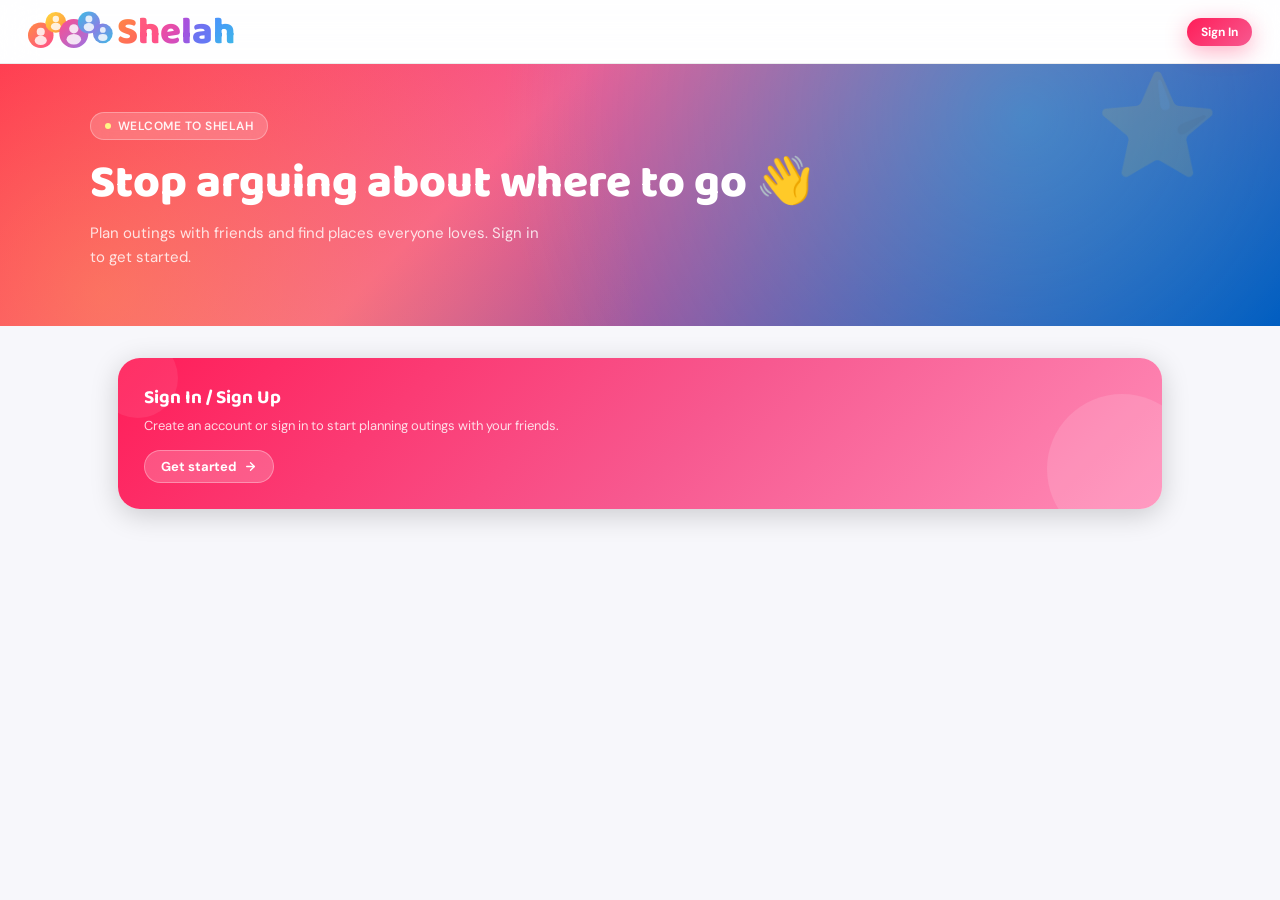
<file: index.html>
<!DOCTYPE html>
<html lang="en">

<head>
  <meta charset="UTF-8">
  <meta name="viewport" content="width=device-width, initial-scale=1.0">
  <meta name="description"
    content="Shelah — Stop arguing about where to go. Plan outings with friends and find places everyone loves.">
  <title>Shelah — Plan Outings With Friends</title>
  <link rel="stylesheet" href="/css/styles.css">
  <style>
    .hero-banner::after {
      content: '⭐';
      position: absolute;
      right: 60px;
      top: 12px;
      font-size: 100px;
      opacity: .12;
      line-height: 1;
      pointer-events: none;
      animation: spinStar 12s linear infinite
    }
  </style>
</head>

<body>

  <!-- NAV -->
  <nav class="nav">
    <a href="/" class="nav-logo">
      <div class="row">
        <div class="bubs">
          <div class="bub"
            style="width:44px;height:44px;background:linear-gradient(135deg,#FF8C42,#FF4D8D);left:0;top:26px;"><svg
              width="44" height="44">
              <circle cx="22" cy="16" r="7" fill="rgba(255,255,255,0.82)"></circle>
              <ellipse cx="22" cy="31" rx="10.5" ry="8" fill="rgba(255,255,255,0.82)"></ellipse>
            </svg></div>
          <div class="bub"
            style="width:36px;height:36px;background:linear-gradient(135deg,#FFD93D,#FF8C42);left:30px;top:8px;"><svg
              width="36" height="36">
              <circle cx="18" cy="12" r="5.5" fill="rgba(255,255,255,0.82)"></circle>
              <ellipse cx="18" cy="25" rx="8.5" ry="6.5" fill="rgba(255,255,255,0.82)"></ellipse>
            </svg></div>
          <div class="bub"
            style="width:50px;height:50px;background:linear-gradient(135deg,#FF4D8D,#9B72E4);left:54px;top:20px;"><svg
              width="50" height="50">
              <circle cx="25" cy="17" r="8" fill="rgba(255,255,255,0.82)"></circle>
              <ellipse cx="25" cy="35" rx="12.5" ry="9" fill="rgba(255,255,255,0.82)"></ellipse>
            </svg></div>
          <div class="bub"
            style="width:38px;height:38px;background:linear-gradient(135deg,#3BBDE4,#9B72E4);left:86px;top:7px;"><svg
              width="38" height="38">
              <circle cx="19" cy="13" r="6" fill="rgba(255,255,255,0.82)"></circle>
              <ellipse cx="19" cy="27" rx="9" ry="7" fill="rgba(255,255,255,0.82)"></ellipse>
            </svg></div>
          <div class="bub"
            style="width:34px;height:34px;background:linear-gradient(135deg,#9B72E4,#3BBDE4);left:112px;top:28px;"><svg
              width="34" height="34">
              <circle cx="17" cy="11" r="5" fill="rgba(255,255,255,0.82)"></circle>
              <ellipse cx="17" cy="24" rx="8" ry="6" fill="rgba(255,255,255,0.82)"></ellipse>
            </svg></div>
        </div>
        <div>
          <div class="word fa" style="font-size:66px;">
            <span class="letter f1-l1">S</span><span class="letter f1-l2">h</span><span
              class="letter f1-l3">e</span><span class="letter f1-l4">l</span><span class="letter f1-l5">a</span><span
              class="letter f1-l6">h</span>
          </div>
          <div class="tag">your crew · your vibe</div>
        </div>
      </div>
    </a>
    <div class="nav-links" data-auth="required" style="display:none">
      <a href="/friends.html"><svg width="15" height="15" viewBox="0 0 24 24" fill="none" stroke="currentColor"
          stroke-width="2" stroke-linecap="round" stroke-linejoin="round">
          <path d="M16 21v-2a4 4 0 0 0-4-4H6a4 4 0 0 0-4 4v2" />
          <circle cx="9" cy="7" r="4" />
          <line x1="19" y1="8" x2="19" y2="14" />
          <line x1="16" y1="11" x2="22" y2="11" />
        </svg>Add Friend</a>
      <a href="/create-outing.html"><svg width="15" height="15" viewBox="0 0 24 24" fill="none" stroke="currentColor"
          stroke-width="2" stroke-linecap="round" stroke-linejoin="round">
          <path d="M17 21v-2a4 4 0 0 0-4-4H5a4 4 0 0 0-4 4v2" />
          <circle cx="9" cy="7" r="4" />
          <path d="M23 21v-2a4 4 0 0 0-3-3.87" />
          <path d="M16 3.13a4 4 0 0 1 0 7.75" />
        </svg>Create Group</a>
      <a href="/outings.html"><svg width="15" height="15" viewBox="0 0 24 24" fill="none" stroke="currentColor"
          stroke-width="2" stroke-linecap="round" stroke-linejoin="round">
          <rect x="3" y="4" width="18" height="18" rx="2" />
          <line x1="16" y1="2" x2="16" y2="6" />
          <line x1="8" y1="2" x2="8" y2="6" />
          <line x1="3" y1="10" x2="21" y2="10" />
        </svg>Outings</a>
    </div>
    <div class="nav-right" id="nav-user"></div>
  </nav>

  <!-- HERO -->
  <div class="hero-banner" id="hero-section">
    <div class="hero-inner">
      <div data-auth="guest">
        <div class="hero-eyebrow"><span class="dot"></span> Welcome to Shelah</div>
        <h1 class="hero-title">Stop arguing about where to go <span class="wave">👋</span></h1>
        <p class="hero-sub">Plan outings with friends and find places everyone loves. Sign in to get started.</p>
      </div>
      <div data-auth="required" style="display:none">
        <div class="hero-eyebrow"><span class="dot"></span> <span id="hero-date"></span></div>
        <h1 class="hero-title">Welcome back, <span id="hero-name"></span>! <span class="wave">👋</span></h1>
        <p class="hero-sub">Ready to plan your next outing? Add friends, create a group, or browse what's happening near
          you.</p>
      </div>
    </div>
  </div>

  <!-- STATS -->
  <div class="stats-row" data-auth="required" style="display:none">
    <div class="stat-pill sp-red"><span class="stat-icon">👥</span><span class="stat-val"
        id="stat-friends">0</span><span class="stat-label">Friends</span></div>
    <div class="stat-pill sp-blue"><span class="stat-icon">🫂</span><span class="stat-val"
        id="stat-groups">0</span><span class="stat-label">Groups</span></div>
    <div class="stat-pill sp-yellow"><span class="stat-icon">🗓️</span><span class="stat-val"
        id="stat-outings">0</span><span class="stat-label">Upcoming outings</span></div>
    <div class="stat-pill sp-cyan"><span class="stat-icon">🔔</span><span class="stat-val"
        id="stat-invites">0</span><span class="stat-label">Invites pending</span></div>
  </div>

  <!-- QUICK ACTIONS -->
  <div class="section-wrap" data-auth="required" style="display:none">
    <div class="section-label">Quick Actions</div>
  </div>
  <div class="action-grid" data-auth="required" style="display:none">
    <a href="/friends.html" class="action-card card-add-friend" onclick="return navGuard(event)">
      <div class="blob"></div>
      <div class="blob2"></div>
      <div class="card-content">
        <div class="card-title">Add Friend</div>
        <div class="card-desc">Invite someone by name or link and start planning outings together.</div>
      </div>
      <div class="card-cta">Add a friend <svg viewBox="0 0 24 24">
          <line x1="5" y1="12" x2="19" y2="12" />
          <polyline points="12 5 19 12 12 19" />
        </svg></div>
    </a>
    <a href="/create-outing.html" class="action-card card-create-group" onclick="return navGuard(event)">
      <div class="blob"></div>
      <div class="blob2"></div>
      <div class="card-content">
        <div class="card-title">Create New Group</div>
        <div class="card-desc">Bring your crew together — name your group and add members to start voting on plans.
        </div>
      </div>
      <div class="card-cta">Start a group <svg viewBox="0 0 24 24">
          <line x1="5" y1="12" x2="19" y2="12" />
          <polyline points="12 5 19 12 12 19" />
        </svg></div>
    </a>
    <a href="/outings.html" class="action-card card-view-outings" onclick="return navGuard(event)">
      <div class="blob"></div>
      <div class="blob2"></div>
      <div class="card-content">
        <div class="card-title">Confirmed Outings</div>
        <div class="card-desc">Browse confirmed outings, explore recommendations, and vote on places.</div>
      </div>
      <div class="card-cta">View outings <svg viewBox="0 0 24 24">
          <line x1="5" y1="12" x2="19" y2="12" />
          <polyline points="12 5 19 12 12 19" />
        </svg></div>
    </a>
    <a href="/groups.html" class="action-card card-view-groups" onclick="return navGuard(event)">
      <div class="blob"></div>
      <div class="blob2"></div>
      <div class="card-content">
        <div class="card-title">View Groups</div>
        <div class="card-desc">See all groups you're part of — confirmed or still gathering requirements.</div>
      </div>
      <div class="card-cta">View groups <svg viewBox="0 0 24 24">
          <line x1="5" y1="12" x2="19" y2="12" />
          <polyline points="12 5 19 12 12 19" />
        </svg></div>
    </a>
  </div>

  <!-- GUEST CTA -->
  <div class="action-grid" data-auth="guest" style="padding-top:32px">
    <div class="action-card card-add-friend" onclick="openAuthModal()" style="cursor:pointer">
      <div class="blob"></div>
      <div class="blob2"></div>
      <div class="card-content">
        <div class="card-title">Sign In / Sign Up</div>
        <div class="card-desc">Create an account or sign in to start planning outings with your friends.</div>
      </div>
      <div class="card-cta">Get started <svg viewBox="0 0 24 24">
          <line x1="5" y1="12" x2="19" y2="12" />
          <polyline points="12 5 19 12 12 19" />
        </svg></div>
    </div>
  </div>

  <!-- Auth Modal -->
  <div class="modal-overlay" id="auth-modal">
    <div class="modal">
      <div class="modal-inner">
        <div class="tabs">
          <div class="tab active" onclick="switchTab('signin')">Sign In</div>
          <div class="tab" onclick="switchTab('signup')">Sign Up</div>
        </div>
        <div class="tab-content active" id="tab-signin">
          <form id="signin-form" onsubmit="handleSignIn(event)">
            <div class="form-group"><label class="form-label">Email</label><input type="email" class="form-input"
                id="signin-email" placeholder="you@example.com" required></div>
            <div class="form-group"><label class="form-label">Password</label><input type="password" class="form-input"
                id="signin-password" placeholder="••••••••" required></div>
            <div class="form-error" id="signin-error"></div>
            <button type="submit" class="btn btn-primary btn-block btn-lg" id="signin-btn">Sign In</button>
          </form>
        </div>
        <div class="tab-content" id="tab-signup">
          <form id="signup-form" onsubmit="handleSignUp(event)">
            <div class="form-group"><label class="form-label">Display Name</label><input type="text" class="form-input"
                id="signup-name" placeholder="Your name" required></div>
            <div class="form-group"><label class="form-label">Email</label><input type="email" class="form-input"
                id="signup-email" placeholder="you@example.com" required></div>
            <div class="form-group"><label class="form-label">Password</label><input type="password" class="form-input"
                id="signup-password" placeholder="Min 6 characters" required minlength="6"></div>
            <div class="form-error" id="signup-error"></div>
            <button type="submit" class="btn btn-accent btn-block btn-lg" id="signup-btn">Create Account</button>
          </form>
        </div>
      </div>
    </div>
  </div>

  <script src="/js/api.js"></script>
  <script src="/js/auth.js"></script>
  <script>
    function onAuthReady() {
      const user = window.currentUser;
      if (user) {
        document.getElementById('hero-name').textContent = user.display_name;
        const now = new Date();
        const days = ['Sunday', 'Monday', 'Tuesday', 'Wednesday', 'Thursday', 'Friday', 'Saturday'];
        const months = ['January', 'February', 'March', 'April', 'May', 'June', 'July', 'August', 'September', 'October', 'November', 'December'];
        const hour = now.getHours();
        const greeting = hour < 12 ? 'Good morning' : hour < 18 ? 'Good afternoon' : 'Good evening';
        document.getElementById('hero-date').textContent = `${days[now.getDay()]}, ${months[now.getMonth()]} ${now.getDate()} · ${greeting}`;
        loadStats();
      }
      if (new URLSearchParams(window.location.search).get('login') === '1' && !user) openAuthModal();
    }

    async function loadStats() {
      try {
        const data = await getDashboardStats();
        document.getElementById('stat-friends').textContent = data.friends_count;
        document.getElementById('stat-groups').textContent = data.groups_count;
        document.getElementById('stat-outings').textContent = data.upcoming_outings_count;
        document.getElementById('stat-invites').textContent = data.pending_invites_count;
      } catch (e) { }
    }

    function navGuard(e) {
      if (!window.currentUser) { e.preventDefault(); showToast('Please sign in first', 'info'); openAuthModal(); return false; }
      return true;
    }

    function openAuthModal() { openModal('auth-modal'); }

    function switchTab(tab) {
      document.querySelectorAll('.tab').forEach((t, i) => {
        t.classList.toggle('active', (tab === 'signin' && i === 0) || (tab === 'signup' && i === 1));
      });
      document.getElementById('tab-signin').classList.toggle('active', tab === 'signin');
      document.getElementById('tab-signup').classList.toggle('active', tab === 'signup');
    }

    async function handleSignIn(e) {
      e.preventDefault();
      const btn = document.getElementById('signin-btn');
      const errEl = document.getElementById('signin-error');
      errEl.textContent = '';
      btnLoading(btn, true);
      try {
        const data = await login(document.getElementById('signin-email').value, document.getElementById('signin-password').value);
        window.currentUser = data.user;
        closeAllModals(); updateAuthUI(); onAuthReady();
        showToast('Welcome back! 🎉', 'success');
      } catch (err) { errEl.textContent = err.error || 'Sign in failed'; }
      finally { btnLoading(btn, false); }
    }

    async function handleSignUp(e) {
      e.preventDefault();
      const btn = document.getElementById('signup-btn');
      const errEl = document.getElementById('signup-error');
      errEl.textContent = '';
      btnLoading(btn, true);
      try {
        const data = await signup(document.getElementById('signup-email').value, document.getElementById('signup-password').value, document.getElementById('signup-name').value);
        window.currentUser = data.user;
        closeAllModals(); updateAuthUI(); onAuthReady();
        showToast('Account created! 🎉', 'success');
      } catch (err) { errEl.textContent = err.error || 'Sign up failed'; }
      finally { btnLoading(btn, false); }
    }
  </script>
</body>

</html>
</file>
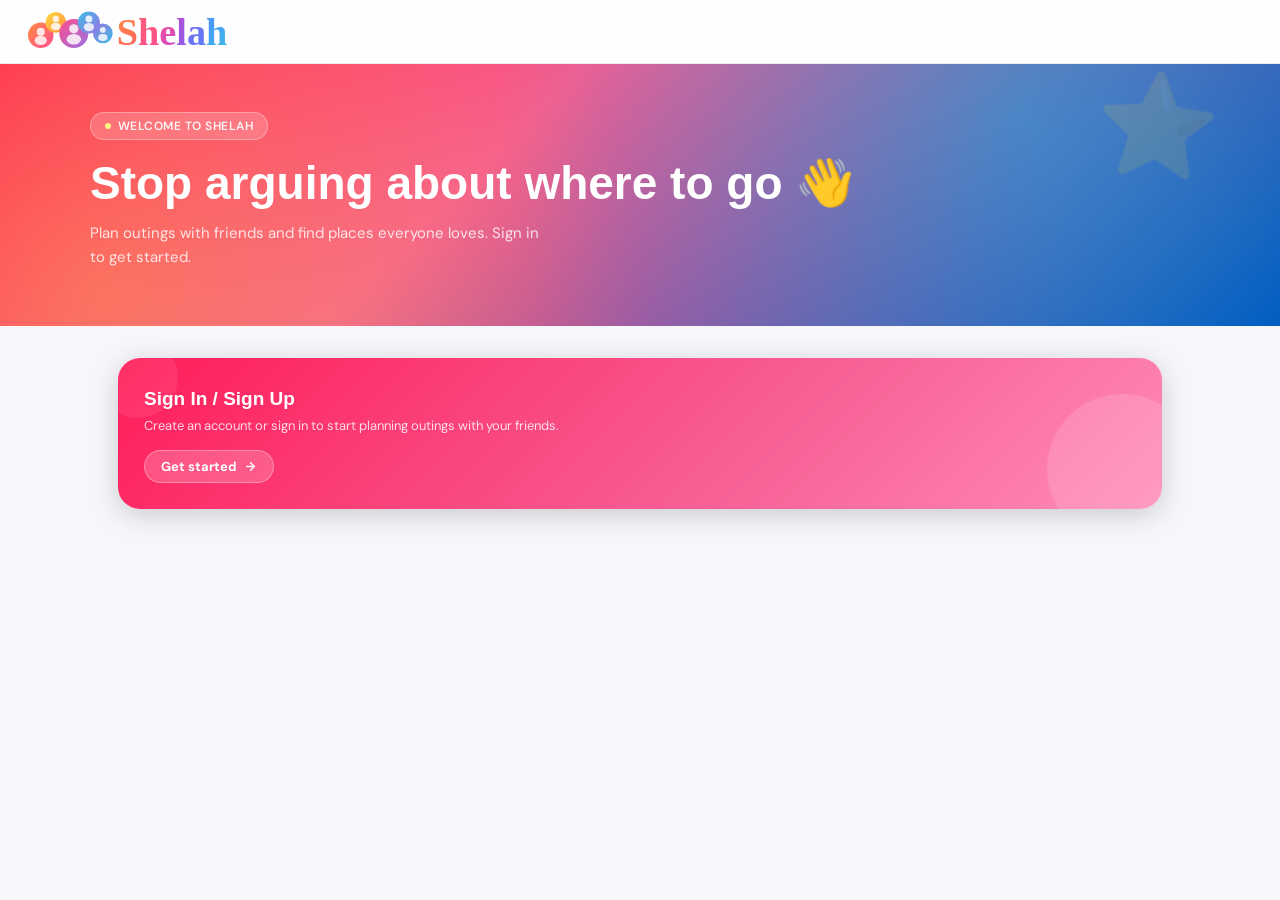
<file: create-outing.html>
<!DOCTYPE html>
<html lang="en">

<head>
  <meta charset="UTF-8">
  <meta name="viewport" content="width=device-width, initial-scale=1.0">
  <meta name="description"
    content="Create a new outing group on Shelah. Name your squad, invite friends, choose a group type, and set a date for your next hangout.">
  <title>Shelah — Create Group</title>
  <link rel="stylesheet" href="/css/styles.css">
  <style>
    .hero-banner::after {
      content: '🫂';
      position: absolute;
      right: 60px;
      top: 8px;
      font-size: 118px;
      opacity: .1;
      line-height: 1;
      pointer-events: none;
      animation: floatG 6s ease-in-out infinite
    }

    .steps-container {
      margin-bottom: 30px;
      position: relative;
    }

    .steps-line {
      position: absolute;
      top: 18px;
      left: 0;
      right: 0;
      height: 3px;
      background: rgba(0, 0, 0, 0.06);
      z-index: 1;
    }

    .steps-progress {
      position: absolute;
      top: 18px;
      left: 0;
      height: 3px;
      background: linear-gradient(90deg, #FF1D58, #0049B7);
      z-index: 2;
      transition: width 0.4s cubic-bezier(0.22, 0.68, 0, 1.2);
    }

    .steps-grid {
      display: flex;
      justify-content: space-between;
      position: relative;
      z-index: 3;
    }

    .step-item {
      display: flex;
      flex-direction: column;
      align-items: center;
      gap: 8px;
      cursor: pointer;
      position: relative;
      transition: transform 0.2s;
      flex: 1;
    }

    .step-item:hover {
      transform: translateY(-2px);
    }

    .step-circle {
      width: 38px;
      height: 38px;
      border-radius: 50%;
      background: white;
      border: 3px solid #e8e8f0;
      display: flex;
      align-items: center;
      justify-content: center;
      font-weight: 700;
      font-family: 'Baloo 2', sans-serif;
      color: var(--text-muted);
      font-size: 16px;
      transition: all 0.3s;
    }

    .step-label {
      font-size: 11.5px;
      font-weight: 700;
      text-transform: uppercase;
      letter-spacing: 0.5px;
      color: var(--text-muted);
      transition: color 0.3s;
      text-align: center;
    }

    .step-item.active .step-circle {
      border-color: #0049B7;
      background: #0049B7;
      color: white;
      box-shadow: 0 4px 12px rgba(0, 73, 183, 0.3);
    }

    .step-item.active .step-label {
      color: #0049B7;
    }

    .step-item.done .step-circle {
      border-color: #10B981;
      background: #10B981;
      color: white;
    }

    .step-item.done .step-label {
      color: #10B981;
    }

    .step-content {
      display: none;
      animation: popIn 0.35s cubic-bezier(0.22, 0.68, 0, 1.2);
    }

    .step-content.active {
      display: block;
    }

    @keyframes popIn {
      from {
        opacity: 0;
        transform: translateY(12px) scale(0.98);
      }

      to {
        opacity: 1;
        transform: translateY(0) scale(1);
      }
    }

    .form-card {
      padding: 32px;
      background: white;
      border-radius: var(--radius);
      box-shadow: var(--shadow);
      margin-bottom: 24px;
      border: 1px solid var(--border);
    }

    .form-header {
      text-align: center;
      margin-bottom: 28px;
    }

    .form-header h2 {
      font-family: 'Baloo 2', sans-serif;
      font-size: 24px;
      font-weight: 700;
      margin-bottom: 4px;
    }

    .form-header p {
      font-size: 14px;
      color: var(--text-muted);
    }

    .field {
      margin-bottom: 24px;
    }

    .field-label {
      display: block;
      font-size: 12.5px;
      font-weight: 700;
      text-transform: uppercase;
      letter-spacing: 0.5px;
      color: var(--text-muted);
      margin-bottom: 8px;
    }

    .text-input {
      width: 100%;
      padding: 14px 16px;
      border: 2px solid var(--border);
      border-radius: 14px;
      font-size: 15px;
      background: #f7f7fb;
      transition: all 0.2s;
      font-family: 'DM Sans', sans-serif;
    }

    .text-input:focus {
      border-color: #0049B7;
      background: white;
      box-shadow: 0 4px 16px rgba(0, 73, 183, 0.08);
      outline: none;
    }

    /* Friends selection */
    .friends-search {
      position: relative;
      margin-bottom: 16px;
    }

    .friends-search input {
      width: 100%;
      padding: 14px 16px 14px 44px;
      border: 2px solid var(--border);
      border-radius: 14px;
      font-size: 15px;
    }

    .friends-search svg {
      position: absolute;
      left: 16px;
      top: 14px;
      width: 18px;
      height: 18px;
      stroke: var(--text-muted);
    }

    .friends-list {
      display: grid;
      grid-template-columns: repeat(auto-fill, minmax(280px, 1fr));
      gap: 12px;
      max-height: 300px;
      overflow-y: auto;
      padding-right: 8px;
    }

    .friend-item {
      display: flex;
      align-items: center;
      justify-content: space-between;
      padding: 12px 16px;
      background: white;
      border: 2px solid var(--border);
      border-radius: 14px;
      cursor: pointer;
      transition: all 0.2s;
    }

    .friend-item:hover {
      border-color: #0049B7;
    }

    .friend-item.selected {
      border-color: #0049B7;
      background: rgba(0, 73, 183, 0.04);
    }

    .friend-info {
      display: flex;
      align-items: center;
      gap: 12px;
    }

    .friend-avatar {
      width: 40px;
      height: 40px;
      border-radius: 50%;
      display: flex;
      align-items: center;
      justify-content: center;
      color: white;
      font-weight: 700;
      font-family: 'Baloo 2', sans-serif;
    }

    .friend-name {
      font-weight: 600;
      font-size: 15px;
    }

    .checkbox {
      width: 22px;
      height: 22px;
      border: 2px solid var(--border);
      border-radius: 6px;
      display: flex;
      align-items: center;
      justify-content: center;
      transition: all 0.2s;
    }

    .friend-item.selected .checkbox {
      background: #0049B7;
      border-color: #0049B7;
    }

    .checkbox svg {
      width: 14px;
      height: 14px;
      stroke: white;
      opacity: 0;
      transform: scale(0.5);
      transition: all 0.2s;
    }

    .friend-item.selected .checkbox svg {
      opacity: 1;
      transform: scale(1);
    }

    /* Type Selection */
    .type-grid {
      display: grid;
      grid-template-columns: repeat(auto-fit, minmax(200px, 1fr));
      gap: 16px;
    }

    .type-card {
      padding: 24px;
      border: 2px solid var(--border);
      border-radius: 16px;
      cursor: pointer;
      text-align: center;
      transition: all 0.2s;
      position: relative;
    }

    .type-card:hover {
      border-color: var(--pink);
      transform: translateY(-4px);
    }

    .type-card.selected {
      border-color: var(--red);
      background: rgba(255, 29, 88, 0.03);
      box-shadow: 0 8px 24px rgba(255, 29, 88, 0.12);
    }

    .type-icon {
      font-size: 32px;
      margin-bottom: 12px;
    }

    .type-title {
      font-family: 'Baloo 2', sans-serif;
      font-size: 18px;
      font-weight: 700;
      margin-bottom: 6px;
    }

    .type-desc {
      font-size: 13px;
      color: var(--text-muted);
      line-height: 1.4;
    }

    .type-check {
      position: absolute;
      top: 12px;
      right: 12px;
      width: 24px;
      height: 24px;
      border-radius: 50%;
      background: var(--red);
      color: white;
      display: flex;
      align-items: center;
      justify-content: center;
      opacity: 0;
      transform: scale(0.5);
      transition: all 0.2s;
    }

    .type-card.selected .type-check {
      opacity: 1;
      transform: scale(1);
    }

    /* Calendar */
    .calendar {
      background: white;
      border-radius: 16px;
      padding: 24px;
      border: 2px solid var(--border);
    }

    .cal-header {
      display: flex;
      justify-content: space-between;
      align-items: center;
      margin-bottom: 20px;
    }

    .cal-nav {
      background: #f0f4ff;
      border: none;
      width: 36px;
      height: 36px;
      border-radius: 50%;
      display: flex;
      align-items: center;
      justify-content: center;
      cursor: pointer;
      color: #0049B7;
      transition: background 0.2s;
    }

    .cal-nav:hover {
      background: #e0e8ff;
    }

    .cal-month {
      font-family: 'Baloo 2', sans-serif;
      font-size: 18px;
      font-weight: 700;
    }

    .cal-grid {
      display: grid;
      grid-template-columns: repeat(7, 1fr);
      gap: 6px;
      text-align: center;
    }

    .cal-day-label {
      font-size: 11px;
      font-weight: 700;
      color: var(--text-muted);
      text-transform: uppercase;
      margin-bottom: 8px;
    }

    .cal-day {
      padding: 10px 0;
      border-radius: 10px;
      cursor: pointer;
      font-weight: 600;
      font-size: 14px;
      transition: all 0.2s;
    }

    .cal-day:hover:not(.disabled) {
      background: #f0f4ff;
      color: #0049B7;
    }

    .cal-day.disabled {
      color: #d1d1e0;
      cursor: not-allowed;
      text-decoration: line-through;
    }

    .cal-day.selected {
      background: #0049B7;
      color: white;
      box-shadow: 0 4px 12px rgba(0, 73, 183, 0.3);
    }

    .btn-group {
      display: flex;
      justify-content: space-between;
      margin-top: 32px;
    }

    .toast-fixed {
      position: fixed;
      bottom: 28px;
      left: 50%;
      transform: translateX(-50%) translateY(80px);
      background: #1a1a2e;
      color: white;
      padding: 12px 22px;
      border-radius: 50px;
      font-size: 13.5px;
      font-weight: 600;
      box-shadow: 0 8px 32px rgba(0, 0, 0, .25);
      transition: transform .35s cubic-bezier(.22, .68, 0, 1.2), opacity .3s;
      opacity: 0;
      z-index: 9999;
      display: flex;
      align-items: center;
      gap: 8px;
    }

    .toast-fixed.show {
      transform: translateX(-50%) translateY(0);
      opacity: 1;
    }
  </style>
</head>

<body>

  <!-- NAV -->
  <nav class="nav">
    <a href="/" class="nav-logo">
      <div class="row">
        <div class="bubs">
          <div class="bub"
            style="width:44px;height:44px;background:linear-gradient(135deg,#FF8C42,#FF4D8D);left:0;top:26px;"><svg
              width="44" height="44">
              <circle cx="22" cy="16" r="7" fill="rgba(255,255,255,0.82)"></circle>
              <ellipse cx="22" cy="31" rx="10.5" ry="8" fill="rgba(255,255,255,0.82)"></ellipse>
            </svg></div>
          <div class="bub"
            style="width:36px;height:36px;background:linear-gradient(135deg,#FFD93D,#FF8C42);left:30px;top:8px;"><svg
              width="36" height="36">
              <circle cx="18" cy="12" r="5.5" fill="rgba(255,255,255,0.82)"></circle>
              <ellipse cx="18" cy="25" rx="8.5" ry="6.5" fill="rgba(255,255,255,0.82)"></ellipse>
            </svg></div>
          <div class="bub"
            style="width:50px;height:50px;background:linear-gradient(135deg,#FF4D8D,#9B72E4);left:54px;top:20px;"><svg
              width="50" height="50">
              <circle cx="25" cy="17" r="8" fill="rgba(255,255,255,0.82)"></circle>
              <ellipse cx="25" cy="35" rx="12.5" ry="9" fill="rgba(255,255,255,0.82)"></ellipse>
            </svg></div>
          <div class="bub"
            style="width:38px;height:38px;background:linear-gradient(135deg,#3BBDE4,#9B72E4);left:86px;top:7px;"><svg
              width="38" height="38">
              <circle cx="19" cy="13" r="6" fill="rgba(255,255,255,0.82)"></circle>
              <ellipse cx="19" cy="27" rx="9" ry="7" fill="rgba(255,255,255,0.82)"></ellipse>
            </svg></div>
          <div class="bub"
            style="width:34px;height:34px;background:linear-gradient(135deg,#9B72E4,#3BBDE4);left:112px;top:28px;"><svg
              width="34" height="34">
              <circle cx="17" cy="11" r="5" fill="rgba(255,255,255,0.82)"></circle>
              <ellipse cx="17" cy="24" rx="8" ry="6" fill="rgba(255,255,255,0.82)"></ellipse>
            </svg></div>
        </div>
        <div>
          <div class="word fa" style="font-size:66px;">
            <span class="letter f1-l1">S</span><span class="letter f1-l2">h</span><span
              class="letter f1-l3">e</span><span class="letter f1-l4">l</span><span class="letter f1-l5">a</span><span
              class="letter f1-l6">h</span>
          </div>
          <div class="tag">your crew · your vibe</div>
        </div>
      </div>
    </a>
    <div class="nav-links">
      <a href="/friends.html"><svg width="15" height="15" viewBox="0 0 24 24" fill="none" stroke="currentColor"
          stroke-width="2" stroke-linecap="round" stroke-linejoin="round">
          <path d="M16 21v-2a4 4 0 0 0-4-4H6a4 4 0 0 0-4 4v2" />
          <circle cx="9" cy="7" r="4" />
          <line x1="19" y1="8" x2="19" y2="14" />
          <line x1="16" y1="11" x2="22" y2="11" />
        </svg>Add Friend</a>
      <a href="/create-outing.html" class="active"><svg width="15" height="15" viewBox="0 0 24 24" fill="none"
          stroke="currentColor" stroke-width="2" stroke-linecap="round" stroke-linejoin="round">
          <path d="M17 21v-2a4 4 0 0 0-4-4H5a4 4 0 0 0-4 4v2" />
          <circle cx="9" cy="7" r="4" />
          <path d="M23 21v-2a4 4 0 0 0-3-3.87" />
          <path d="M16 3.13a4 4 0 0 1 0 7.75" />
        </svg>Create Group</a>
      <a href="/outings.html"><svg width="15" height="15" viewBox="0 0 24 24" fill="none" stroke="currentColor"
          stroke-width="2" stroke-linecap="round" stroke-linejoin="round">
          <rect x="3" y="4" width="18" height="18" rx="2" />
          <line x1="16" y1="2" x2="16" y2="6" />
          <line x1="8" y1="2" x2="8" y2="6" />
          <line x1="3" y1="10" x2="21" y2="10" />
        </svg>Outings</a>
    </div>
    <div class="nav-right" id="nav-user"></div>
  </nav>

  <!-- HERO -->
  <div class="hero-banner blue">
    <div class="hero-inner">
      <div class="hero-eyebrow"><span class="dot"></span> New Group</div>
      <h1 class="hero-title">Build your squad 🫂</h1>
      <p class="hero-sub">Create a group, invite your friends, and start planning your next outing together.</p>
    </div>
  </div>

  <div class="page-body" style="max-width: 800px;">

    <!-- STEPS INDICATOR -->
    <div class="steps-container">
      <div class="steps-line"></div>
      <div class="steps-progress" id="step-progress" style="width: 0%"></div>
      <div class="steps-grid">
        <div class="step-item active" id="step-nav-1" onclick="goToStep(1)">
          <div class="step-circle">1</div>
          <div class="step-label">Details</div>
        </div>
        <div class="step-item" id="step-nav-2" onclick="goToStep(2)">
          <div class="step-circle">2</div>
          <div class="step-label">Members</div>
        </div>
        <div class="step-item" id="step-nav-3" onclick="goToStep(3)">
          <div class="step-circle">3</div>
          <div class="step-label">Type</div>
        </div>
        <div class="step-item" id="step-nav-4" onclick="goToStep(4)">
          <div class="step-circle">4</div>
          <div class="step-label">Date</div>
        </div>
      </div>
    </div>

    <!-- STEP 1: Details -->
    <div class="step-content active" id="step-1">
      <div class="form-card">
        <div class="form-header">
          <h2>Group Details</h2>
          <p>Give your group a name and optional description.</p>
        </div>
        <div class="field">
          <label class="field-label">Group Name <span class="req">*</span></label>
          <input type="text" class="text-input" id="groupName" placeholder="e.g. Weekend Warriors, Birthday Squad..."
            required>
        </div>
        <div class="field">
          <label class="field-label">Description <span
              style="font-weight:400;text-transform:none">(Optional)</span></label>
          <textarea class="text-input" id="groupDesc" placeholder="What's this group for?" rows="3"></textarea>
        </div>
        <div class="btn-group">
          <div></div> <!-- spacer -->
          <button class="btn btn-primary" onclick="nextStep(1)">Next Step &rarr;</button>
        </div>
      </div>
    </div>

    <!-- STEP 2: Members -->
    <div class="step-content" id="step-2">
      <div class="form-card">
        <div class="form-header">
          <h2>Add Members</h2>
          <p>Select friends to invite to this group.</p>
        </div>
        <div class="friends-search">
          <svg fill="none" stroke="currentColor" viewBox="0 0 24 24">
            <circle cx="11" cy="11" r="8" />
            <line x1="21" y1="21" x2="16.65" y2="16.65" />
          </svg>
          <input type="text" id="friendSearch" placeholder="Search friends by name..." onkeyup="filterFriends()">
        </div>
        <div class="friends-list" id="friendsList">
          <div style="padding:20px;text-align:center;grid-column:1/-1;color:var(--text-muted)">Loading friends...</div>
        </div>
        <div class="btn-group">
          <button class="btn btn-outline" onclick="goToStep(1)">&larr; Back</button>
          <button class="btn btn-primary" onclick="nextStep(2)">Next Step &rarr;</button>
        </div>
      </div>
    </div>

    <!-- STEP 3: Type -->
    <div class="step-content" id="step-3">
      <div class="form-card">
        <div class="form-header">
          <h2>Group Type</h2>
          <p>How do you want to select recommendations?</p>
        </div>
        <div class="type-grid">
          <div class="type-card selected" onclick="selectType('closed')" id="type-closed">
            <div class="type-check"><svg width="14" height="14" viewBox="0 0 24 24" fill="none" stroke="currentColor"
                stroke-width="3" stroke-linecap="round" stroke-linejoin="round">
                <polyline points="20 6 9 17 4 12" />
              </svg></div>
            <div class="type-icon">🔒</div>
            <div class="type-title">Closed</div>
            <div class="type-desc">Only initially invited members can join.</div>
          </div>
          <div class="type-card" onclick="selectType('open')" id="type-open">
            <div class="type-check"><svg width="14" height="14" viewBox="0 0 24 24" fill="none" stroke="currentColor"
                stroke-width="3" stroke-linecap="round" stroke-linejoin="round">
                <polyline points="20 6 9 17 4 12" />
              </svg></div>
            <div class="type-icon">🌍</div>
            <div class="type-title">Open</div>
            <div class="type-desc">Anyone with the link can join.</div>
          </div>
          <div class="type-card" onclick="selectType('restricted')" id="type-restricted">
            <div class="type-check"><svg width="14" height="14" viewBox="0 0 24 24" fill="none" stroke="currentColor"
                stroke-width="3" stroke-linecap="round" stroke-linejoin="round">
                <polyline points="20 6 9 17 4 12" />
              </svg></div>
            <div class="type-icon">🛡️</div>
            <div class="type-title">Restricted</div>
            <div class="type-desc">Anyone in the group can invite members after approval of other members.</div>
          </div>
        </div>
        <div class="btn-group">
          <button class="btn btn-outline" onclick="goToStep(2)">&larr; Back</button>
          <button class="btn btn-primary" onclick="nextStep(3)">Next Step &rarr;</button>
        </div>
      </div>
    </div>

    <!-- STEP 4: Date -->
    <div class="step-content" id="step-4">
      <div class="form-card">
        <div class="form-header">
          <h2>When are we going?</h2>
          <p>Select the date for your outing.</p>
        </div>

        <div class="calendar" id="calendar">
          <div class="cal-header">
            <button class="cal-nav" onclick="changeMonth(-1)">&larr;</button>
            <div class="cal-month" id="calMonthDisplay">May 2026</div>
            <button class="cal-nav" onclick="changeMonth(1)">&rarr;</button>
          </div>
          <div class="cal-grid" id="calGrid">
            <!-- Rendered via JS -->
          </div>
        </div>

        <div style="text-align:center;margin-top:20px;font-weight:600;color:var(--text)" id="selectedDateDisplay">No
          date selected</div>

        <div class="btn-group">
          <button class="btn btn-outline" onclick="goToStep(3)">&larr; Back</button>
          <button class="btn btn-accent" id="createBtn" onclick="submitGroup()">Create Group 🎉</button>
        </div>
      </div>
    </div>

  </div>

  <!-- SUCCESS MODAL -->
  <div class="modal-overlay" id="success-modal">
    <div class="modal">
      <div class="modal-inner" style="text-align:center">
        <div style="font-size:64px;margin-bottom:16px;animation:floatG 3s infinite">🎉</div>
        <h2 style="font-family:'Baloo 2';font-size:28px;margin-bottom:8px">Group Created!</h2>
        <p style="color:var(--text-muted);margin-bottom:24px">Your squad has been assembled. Now let's decide where to
          go.</p>
        <div style="display:flex;gap:12px;flex-direction:column">
          <a href="#" id="viewGroupBtn" class="btn btn-primary btn-block">View Group Dashboard</a>
          <a href="/groups.html" class="btn btn-outline btn-block">See All Groups</a>
        </div>
      </div>
    </div>
  </div>

  <div class="toast-fixed" id="toast"></div>

  <script src="/js/api.js"></script>
  <script src="/js/auth.js"></script>
  <script>
    let currentStep = 1;
    let selectedFriends = new Set();
    let selectedType = 'closed';
    let selectedDate = null;
    let currentMonth = new Date();
    currentMonth.setDate(1);

    function onAuthReady() {
      if (!requireAuth()) return;
      loadFriends();
      renderCalendar();
    }

    // -- STEPS --
    function goToStep(step) {
      if (step > currentStep && !validateStep(currentStep)) return;

      document.querySelectorAll('.step-content').forEach(el => el.classList.remove('active'));
      document.getElementById(`step-${step}`).classList.add('active');

      for (let i = 1; i <= 4; i++) {
        const nav = document.getElementById(`step-nav-${i}`);
        nav.classList.remove('active', 'done');
        if (i < step) nav.classList.add('done');
        if (i === step) nav.classList.add('active');
      }

      document.getElementById('step-progress').style.width = ((step - 1) / 3) * 100 + '%';
      currentStep = step;
    }

    function nextStep(step) {
      if (validateStep(step)) goToStep(step + 1);
    }

    function validateStep(step) {
      if (step === 1) {
        const name = document.getElementById('groupName').value.trim();
        if (!name) { showPageToast('⚠️ Please enter a group name'); return false; }
        return true;
      }
      if (step === 2) return true; // Optional members
      if (step === 3) return true;
      return true;
    }

    // -- FRIENDS --
    async function loadFriends() {
      try {
        const data = await getFriends();
        window.allFriends = data.friends || [];
        renderFriendsList();
      } catch (e) { }
    }

    function renderFriendsList() {
      const q = document.getElementById('friendSearch').value.toLowerCase();
      const list = document.getElementById('friendsList');
      const filtered = (window.allFriends || []).filter(f => f.display_name.toLowerCase().includes(q));

      if (!filtered.length) {
        list.innerHTML = `<div style="padding:20px;text-align:center;grid-column:1/-1;color:var(--text-muted)">${q ? 'No friends found matching "' + q + '"' : 'You have no friends yet.'}</div>`;
        return;
      }

      list.innerHTML = filtered.map(f => {
        const isSel = selectedFriends.has(f.id);
        const c = getAvatarColor(f.display_name);
        const init = (f.display_name || '?')[0].toUpperCase();
        return `<div class="friend-item ${isSel ? 'selected' : ''}" onclick="toggleFriend('${f.id}', this)">
          <div class="friend-info">
            <div class="friend-avatar" style="background:${c}">${init}</div>
            <div class="friend-name">${escapeHtml(f.display_name)}</div>
          </div>
          <div class="checkbox"><svg viewBox="0 0 24 24" fill="none" stroke="currentColor" stroke-width="3" stroke-linecap="round" stroke-linejoin="round"><polyline points="20 6 9 17 4 12"/></svg></div>
        </div>`;
      }).join('');
    }

    function filterFriends() { renderFriendsList(); }

    function toggleFriend(id, el) {
      console.log('toggling friend', id)
      if (selectedFriends.has(id)) {
        selectedFriends.delete(id);
        el.classList.remove('selected');
      } else {
        selectedFriends.add(id);
        el.classList.add('selected');
      }
    }

    // -- TYPE --
    function selectType(t) {
      selectedType = t;
      document.querySelectorAll('.type-card').forEach(c => c.classList.remove('selected'));
      document.getElementById('type-' + t).classList.add('selected');
    }

    // -- CALENDAR --
    function changeMonth(delta) {
      currentMonth.setMonth(currentMonth.getMonth() + delta);
      renderCalendar();
    }

    function renderCalendar() {
      const year = currentMonth.getFullYear();
      const month = currentMonth.getMonth();
      const months = ['January', 'February', 'March', 'April', 'May', 'June', 'July', 'August', 'September', 'October', 'November', 'December'];
      document.getElementById('calMonthDisplay').textContent = `${months[month]} ${year}`;

      const firstDay = new Date(year, month, 1).getDay();
      const daysInMonth = new Date(year, month + 1, 0).getDate();

      const today = new Date();
      today.setHours(0, 0, 0, 0);

      let html = '<div class="cal-day-label">Su</div><div class="cal-day-label">Mo</div><div class="cal-day-label">Tu</div><div class="cal-day-label">We</div><div class="cal-day-label">Th</div><div class="cal-day-label">Fr</div><div class="cal-day-label">Sa</div>';

      for (let i = 0; i < firstDay; i++) html += `<div></div>`;

      for (let day = 1; day <= daysInMonth; day++) {
        const d = new Date(year, month, day);
        d.setHours(0, 0, 0, 0);
        const dateStr = `${year}-${String(month + 1).padStart(2, '0')}-${String(day).padStart(2, '0')}`;
        const isPast = d < today;
        const isSelected = selectedDate === dateStr;

        html += `<div class="cal-day ${isPast ? 'disabled' : ''} ${isSelected ? 'selected' : ''}" 
                  ${!isPast ? `onclick="selectDate('${dateStr}')"` : ''}>${day}</div>`;
      }
      document.getElementById('calGrid').innerHTML = html;
    }

    function selectDate(dateStr) {
      selectedDate = dateStr;
      renderCalendar();
      const d = new Date(dateStr + 'T00:00:00');
      document.getElementById('selectedDateDisplay').textContent = `Selected: ${d.toLocaleDateString('en-US', { weekday: 'long', month: 'long', day: 'numeric' })}`;
    }

    // -- SUBMIT --
    async function submitGroup() {
      const name = document.getElementById('groupName').value.trim();
      const desc = document.getElementById('groupDesc').value.trim();

      if (!name) { goToStep(1); return; }
      if (!selectedDate) { showPageToast('⚠️ Please select a date'); return; }

      const btn = document.getElementById('createBtn');
      btnLoading(btn, true);

      try {
        console.log("selected friends are:", selectedFriends);
        console.log(Array.from(selectedFriends));
        const data = await createOuting(name, selectedType, selectedDate, Array.from(selectedFriends), desc);
        document.getElementById('viewGroupBtn').href = `/outing.html?id=${data.outing_id}`;
        openModal('success-modal');
      } catch (err) {
        showPageToast('❌ ' + (err.error || 'Failed to create group'));
      } finally {
        btnLoading(btn, false);
      }
    }

    let toastTimer;
    function showPageToast(msg) {
      const t = document.getElementById('toast');
      t.textContent = msg; t.classList.add('show');
      clearTimeout(toastTimer);
      toastTimer = setTimeout(() => t.classList.remove('show'), 2800);
    }
  </script>
</body>

</html>
</file>
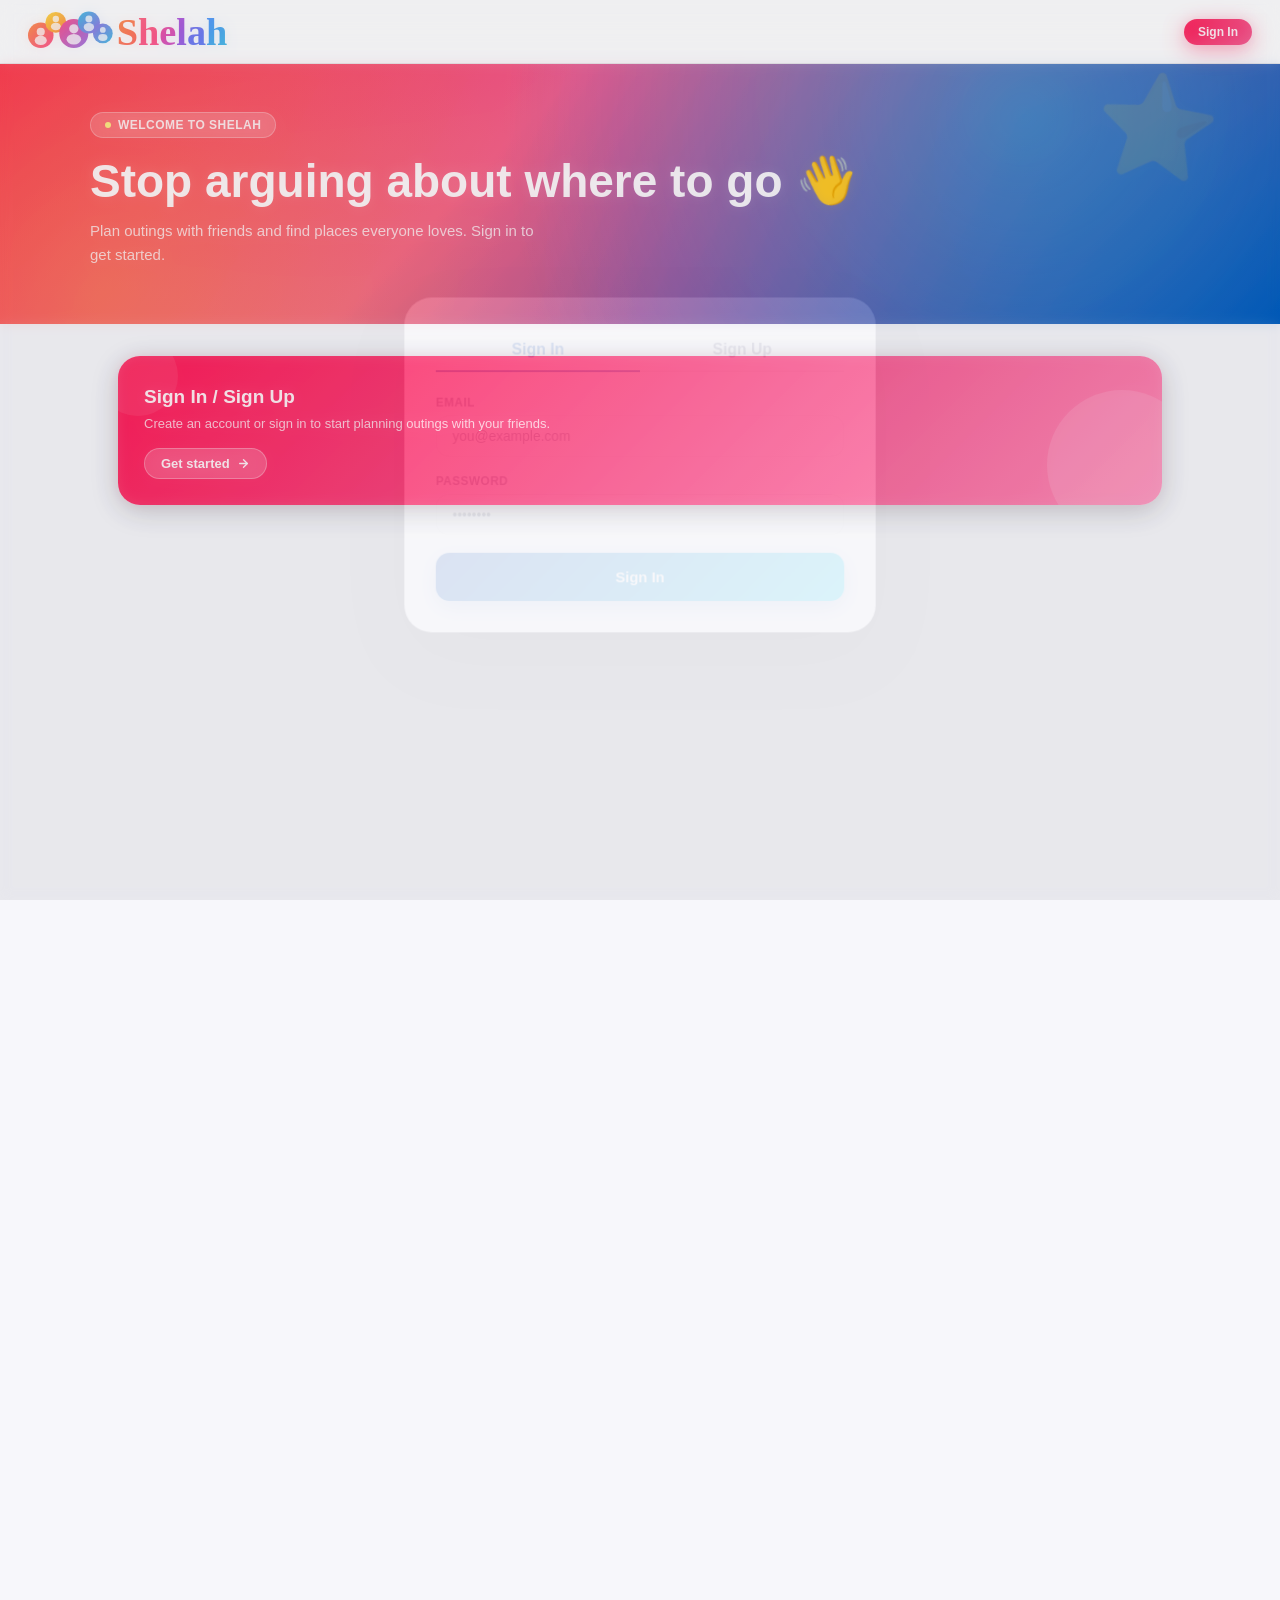
<file: friends.html>
<!DOCTYPE html>
<html lang="en">
<head>
  <meta charset="UTF-8">
  <meta name="viewport" content="width=device-width, initial-scale=1.0">
  <meta name="description" content="Add friends on Shelah by sharing your invite link or searching by email. Grow your squad and start planning outings together.">
  <title>Shelah — Add Friend</title>
  <link rel="stylesheet" href="/css/styles.css">
  <style>
    .hero-banner::after{content:'🫂';position:absolute;right:60px;top:8px;font-size:118px;opacity:.1;line-height:1;pointer-events:none;animation:floatG 6s ease-in-out infinite}
    .page-body{display:grid;grid-template-columns:1fr 1fr;gap:24px;align-items:start}
    .invite-section{padding:22px 26px 26px}
    .invite-label{font-size:11px;font-weight:600;letter-spacing:.08em;text-transform:uppercase;color:var(--text-muted);margin-bottom:10px}
    .link-box{display:flex;align-items:center;border:1.5px solid rgba(0,73,183,.2);border-radius:13px;overflow:hidden;background:#f0f4ff;margin-bottom:16px}
    .link-icon{padding:0 10px 0 14px;font-size:15px}
    .link-input{flex:1;padding:12px 8px;background:transparent;border:none;outline:none;font-size:13px;font-weight:500;color:var(--blue);font-family:'DM Sans',sans-serif}
    .link-copy-btn{padding:9px 16px;background:linear-gradient(135deg,#0049B7,#00DDFF);color:white;font-size:12.5px;font-weight:700;border:none;cursor:pointer;font-family:'DM Sans',sans-serif;transition:opacity .18s;flex-shrink:0;margin:4px;border-radius:9px;display:flex;align-items:center;gap:6px}
    .link-copy-btn:hover{opacity:.88}
    .link-copy-btn.copied{background:linear-gradient(135deg,#10B981,#00b09b)}
    .invite-actions{display:flex;gap:10px;margin-bottom:18px}
    .action-btn{flex:1;display:flex;align-items:center;justify-content:center;gap:7px;padding:11px 16px;border-radius:12px;font-size:13px;font-weight:700;cursor:pointer;border:none;font-family:'DM Sans',sans-serif;color:white;transition:transform .2s,opacity .2s}
    .action-btn:hover{transform:translateY(-2px);opacity:.9}
    .btn-share{background:linear-gradient(135deg,#FF1D58,#F75990)}
    .btn-whatsapp{background:linear-gradient(135deg,#25D366,#128C7E)}
    .divider-row{display:flex;align-items:center;gap:14px;margin:18px 0}
    .divider-line{flex:1;height:1px;background:var(--border)}
    .divider-txt{font-size:12px;color:var(--text-muted);white-space:nowrap;font-weight:500}
    .search-wrap{position:relative}
    .search-icon{position:absolute;left:14px;top:50%;transform:translateY(-50%);pointer-events:none}
    .search-icon svg{width:16px;height:16px;stroke:var(--text-muted);fill:none;stroke-width:2;stroke-linecap:round;stroke-linejoin:round}
    .search-input{width:100%;padding:13px 14px 13px 42px;border:1.5px solid var(--border);border-radius:13px;font-size:14px;font-family:'DM Sans',sans-serif;color:var(--text);background:white;outline:none;transition:border-color .2s,box-shadow .2s}
    .search-input:focus{border-color:var(--blue);box-shadow:0 0 0 3px rgba(0,73,183,.1)}
    .search-results{margin-top:10px}
    .search-user{display:flex;align-items:center;gap:10px;padding:10px 14px;border-radius:12px;transition:background .15s;cursor:default}
    .search-user:hover{background:#f0f4ff}
    .su-avatar{width:36px;height:36px;border-radius:50%;display:flex;align-items:center;justify-content:center;font-size:14px;font-weight:700;color:white;flex-shrink:0;font-family:'Baloo 2',sans-serif;border:2px solid white;box-shadow:0 2px 8px rgba(0,0,0,.1)}
    .su-info{flex:1;min-width:0}
    .su-name{font-size:14px;font-weight:600;color:var(--text)}
    .su-handle{font-size:12px;color:var(--text-muted)}
    .su-add{padding:6px 14px;border-radius:50px;background:linear-gradient(135deg,#FF1D58,#F75990);color:white;font-size:12px;font-weight:700;border:none;cursor:pointer;font-family:'DM Sans',sans-serif;transition:opacity .18s,transform .18s}
    .su-add:hover{opacity:.88;transform:scale(1.05)}
    .su-add.added{background:linear-gradient(135deg,#10B981,#00b09b);pointer-events:none}
    .no-results{padding:20px;text-align:center;color:var(--text-muted);font-size:13px}
    .pending-item{display:flex;align-items:center;gap:12px;padding:13px 20px;border-bottom:1px solid var(--border);transition:background .15s}
    .pending-item:last-child{border-bottom:none}
    .pending-item:hover{background:#f7f7fb}
    .pending-avatar{width:38px;height:38px;border-radius:50%;display:flex;align-items:center;justify-content:center;font-size:15px;font-weight:700;color:white;font-family:'Baloo 2',sans-serif;flex-shrink:0}
    .pending-info{flex:1}
    .pending-name{font-size:13.5px;font-weight:600;color:var(--text)}
    .pending-time{font-size:11.5px;color:var(--text-muted)}
    .pending-actions{display:flex;gap:6px}
    .pend-btn{padding:6px 12px;border-radius:8px;font-size:12px;font-weight:700;cursor:pointer;border:none;font-family:'DM Sans',sans-serif;transition:opacity .18s,transform .18s}
    .pend-btn:hover{opacity:.85;transform:scale(1.05)}
    .pend-accept{background:linear-gradient(135deg,#FF1D58,#F75990);color:white}
    .pend-decline{background:rgba(0,0,0,.06);color:var(--text-muted)}
    .friends-card{max-height:600px;display:flex;flex-direction:column}
    .friends-body{flex:1;overflow-y:auto;padding:0}
    .friend-item{display:flex;align-items:center;gap:12px;padding:12px 20px;border-bottom:1px solid var(--border);transition:background .15s}
    .friend-item:last-child{border-bottom:none}
    .friend-item:hover{background:#f7f7fb}
    .friend-avatar{width:42px;height:42px;border-radius:50%;display:flex;align-items:center;justify-content:center;font-size:16px;font-weight:700;flex-shrink:0;color:white;font-family:'Baloo 2',sans-serif;border:2.5px solid white;box-shadow:0 2px 10px rgba(0,0,0,.12)}
    .friend-name{font-size:14px;font-weight:600;color:var(--text)}
    .friends-footer{padding:14px 20px;border-top:1px solid var(--border);display:flex;align-items:center;justify-content:space-between}
    .friends-count{font-size:12px;color:var(--text-muted)}
    .friends-count strong{color:var(--text);font-weight:600}
    .toast-fixed{position:fixed;bottom:28px;left:50%;transform:translateX(-50%) translateY(80px);background:#1a1a2e;color:white;padding:12px 22px;border-radius:50px;font-size:13.5px;font-weight:600;box-shadow:0 8px 32px rgba(0,0,0,.25);transition:transform .35s cubic-bezier(.22,.68,0,1.2),opacity .3s;opacity:0;z-index:9999;pointer-events:none;display:flex;align-items:center;gap:8px}
    .toast-fixed.show{transform:translateX(-50%) translateY(0);opacity:1}
    @media(max-width:700px){.page-body{grid-template-columns:1fr}}
  </style>
</head>
<body>

  <!-- NAV -->
  <nav class="nav">
    <a href="/" class="nav-logo">
      <div class="row">
        <div class="bubs">
          <div class="bub" style="width:44px;height:44px;background:linear-gradient(135deg,#FF8C42,#FF4D8D);left:0;top:26px;"><svg width="44" height="44"><circle cx="22" cy="16" r="7" fill="rgba(255,255,255,0.82)"></circle><ellipse cx="22" cy="31" rx="10.5" ry="8" fill="rgba(255,255,255,0.82)"></ellipse></svg></div>
          <div class="bub" style="width:36px;height:36px;background:linear-gradient(135deg,#FFD93D,#FF8C42);left:30px;top:8px;"><svg width="36" height="36"><circle cx="18" cy="12" r="5.5" fill="rgba(255,255,255,0.82)"></circle><ellipse cx="18" cy="25" rx="8.5" ry="6.5" fill="rgba(255,255,255,0.82)"></ellipse></svg></div>
          <div class="bub" style="width:50px;height:50px;background:linear-gradient(135deg,#FF4D8D,#9B72E4);left:54px;top:20px;"><svg width="50" height="50"><circle cx="25" cy="17" r="8" fill="rgba(255,255,255,0.82)"></circle><ellipse cx="25" cy="35" rx="12.5" ry="9" fill="rgba(255,255,255,0.82)"></ellipse></svg></div>
          <div class="bub" style="width:38px;height:38px;background:linear-gradient(135deg,#3BBDE4,#9B72E4);left:86px;top:7px;"><svg width="38" height="38"><circle cx="19" cy="13" r="6" fill="rgba(255,255,255,0.82)"></circle><ellipse cx="19" cy="27" rx="9" ry="7" fill="rgba(255,255,255,0.82)"></ellipse></svg></div>
          <div class="bub" style="width:34px;height:34px;background:linear-gradient(135deg,#9B72E4,#3BBDE4);left:112px;top:28px;"><svg width="34" height="34"><circle cx="17" cy="11" r="5" fill="rgba(255,255,255,0.82)"></circle><ellipse cx="17" cy="24" rx="8" ry="6" fill="rgba(255,255,255,0.82)"></ellipse></svg></div>
        </div>
        <div>
          <div class="word fa" style="font-size:66px;">
            <span class="letter f1-l1">S</span><span class="letter f1-l2">h</span><span class="letter f1-l3">e</span><span class="letter f1-l4">l</span><span class="letter f1-l5">a</span><span class="letter f1-l6">h</span>
          </div>
          <div class="tag">your crew · your vibe</div>
        </div>
      </div>
    </a>
    <div class="nav-links">
      <a href="/friends.html" class="active"><svg width="15" height="15" viewBox="0 0 24 24" fill="none" stroke="currentColor" stroke-width="2" stroke-linecap="round" stroke-linejoin="round"><path d="M16 21v-2a4 4 0 0 0-4-4H6a4 4 0 0 0-4 4v2"/><circle cx="9" cy="7" r="4"/><line x1="19" y1="8" x2="19" y2="14"/><line x1="16" y1="11" x2="22" y2="11"/></svg>Add Friend</a>
      <a href="/create-outing.html"><svg width="15" height="15" viewBox="0 0 24 24" fill="none" stroke="currentColor" stroke-width="2" stroke-linecap="round" stroke-linejoin="round"><path d="M17 21v-2a4 4 0 0 0-4-4H5a4 4 0 0 0-4 4v2"/><circle cx="9" cy="7" r="4"/><path d="M23 21v-2a4 4 0 0 0-3-3.87"/><path d="M16 3.13a4 4 0 0 1 0 7.75"/></svg>Create Group</a>
      <a href="/outings.html"><svg width="15" height="15" viewBox="0 0 24 24" fill="none" stroke="currentColor" stroke-width="2" stroke-linecap="round" stroke-linejoin="round"><rect x="3" y="4" width="18" height="18" rx="2"/><line x1="16" y1="2" x2="16" y2="6"/><line x1="8" y1="2" x2="8" y2="6"/><line x1="3" y1="10" x2="21" y2="10"/></svg>Outings</a>
    </div>
    <div class="nav-right" id="nav-user"></div>
  </nav>

  <!-- HERO -->
  <div class="hero-banner">
    <div class="hero-inner">
      <div class="hero-eyebrow"><span class="dot"></span> Add Friend</div>
      <h1 class="hero-title">Grow your squad 🫂</h1>
      <p class="hero-sub">Share your invite link or search by name to add friends and start planning unforgettable outings together.</p>
    </div>
  </div>

  <!-- PAGE BODY -->
  <div class="page-body">

    <!-- LEFT COLUMN -->
    <div style="display:flex;flex-direction:column;gap:24px">

      <!-- INVITE LINK CARD -->
      <div class="card">
        <div class="card-header">
          <div class="card-header-icon" style="background:linear-gradient(135deg,#FF1D58,#F75990)">🔗</div>
          <div class="card-header-text"><h2>Your Invite Link</h2><p>Anyone with this link can send you a friend request</p></div>
        </div>
        <div class="invite-section">
          <div class="invite-label">Your personal link</div>
          <div class="link-box">
            <div class="link-icon">🔗</div>
            <input class="link-input" id="inviteLink" type="text" readonly placeholder="Loading...">
            <button class="link-copy-btn" id="copyBtn" onclick="copyLink()">
              <svg width="13" height="13" viewBox="0 0 24 24" fill="none" stroke="white" stroke-width="2.5" stroke-linecap="round" stroke-linejoin="round"><rect x="9" y="9" width="13" height="13" rx="2"/><path d="M5 15H4a2 2 0 0 1-2-2V4a2 2 0 0 1 2-2h9a2 2 0 0 1 2 2v1"/></svg>
              Copy
            </button>
          </div>
          <div class="divider-row"><div class="divider-line"></div><span class="divider-txt">or add by email</span><div class="divider-line"></div></div>
          <div class="search-wrap">
            <div class="search-icon"><svg viewBox="0 0 24 24"><circle cx="11" cy="11" r="8"/><line x1="21" y1="21" x2="16.65" y2="16.65"/></svg></div>
            <input class="search-input" type="email" placeholder="Enter friend's email address..." id="searchInput">
          </div>
          <div style="margin-top:10px"><button class="btn btn-accent btn-block" onclick="handleAddByEmail()">Send Friend Request</button></div>
        </div>
      </div>

      <!-- PENDING REQUESTS -->
      <div class="card">
        <div class="card-header">
          <div class="card-header-icon" style="background:linear-gradient(135deg,#0049B7,#00DDFF)">⏳</div>
          <div class="card-header-text"><h2>Pending Requests</h2><p>People who want to join your squad</p></div>
        </div>
        <div id="pendingList"><div class="empty-state"><span class="icon">✨</span><div class="title">No pending requests</div></div></div>
      </div>
    </div>

    <!-- RIGHT COLUMN: FRIENDS LIST -->
    <div class="card friends-card">
      <div class="card-header">
        <div class="card-header-icon" style="background:linear-gradient(135deg,#ffe033,#ffaa00)">👥</div>
        <div class="card-header-text"><h2>Your Friends</h2><p id="friendsSubtitle">Loading...</p></div>
      </div>
      <div class="friends-body" id="friendsList"><div class="empty-state"><span class="icon">👥</span><div class="title">Loading friends...</div></div></div>
      <div class="friends-footer">
        <span class="friends-count" id="friendsCount"></span>
      </div>
    </div>
  </div>

  <!-- TOAST -->
  <div class="toast-fixed" id="toast"></div>

  <script src="/js/api.js"></script>
  <script src="/js/auth.js"></script>
  <script>
    function onAuthReady() { if (!requireAuth()) return; loadInviteLink(); loadPendingRequests(); loadFriends(); }

    async function loadInviteLink() {
      try {
        const data = await getInviteLink();
        document.getElementById('inviteLink').value = window.location.origin + '/invite.html?code=' + data.invite_code;
      } catch(e) {}
    }

    function copyLink() {
      const val = document.getElementById('inviteLink').value;
      navigator.clipboard.writeText(val).catch(()=>{});
      const btn = document.getElementById('copyBtn');
      btn.classList.add('copied');
      btn.innerHTML = '<svg width="13" height="13" viewBox="0 0 24 24" fill="none" stroke="white" stroke-width="2.5" stroke-linecap="round" stroke-linejoin="round"><polyline points="20 6 9 17 4 12"/></svg> Copied!';
      showPageToast('✅ Invite link copied!');
      setTimeout(()=>{
        btn.classList.remove('copied');
        btn.innerHTML = '<svg width="13" height="13" viewBox="0 0 24 24" fill="none" stroke="white" stroke-width="2.5" stroke-linecap="round" stroke-linejoin="round"><rect x="9" y="9" width="13" height="13" rx="2"/><path d="M5 15H4a2 2 0 0 1-2-2V4a2 2 0 0 1 2-2h9a2 2 0 0 1 2 2v1"/></svg> Copy';
      }, 2500);
    }

    async function handleAddByEmail() {
      const email = document.getElementById('searchInput').value.trim();
      if (!email) { showPageToast('⚠️ Please enter an email'); return; }
      try {
        const data = await addFriend(email);
        document.getElementById('searchInput').value = '';
        showPageToast('🎉 ' + (data.message || 'Friend request sent!'));
      } catch(e) { showPageToast('❌ ' + (e.error || 'Failed to send request')); }
    }

    async function loadPendingRequests() {
      const container = document.getElementById('pendingList');
      try {
        const data = await getFriendRequests();
        if (!data.requests || !data.requests.length) {
          container.innerHTML = '<div class="empty-state"><span class="icon">✨</span><div class="title">No pending requests</div></div>';
          return;
        }
        container.innerHTML = data.requests.map(r => {
          const initial = (r.display_name||'?')[0].toUpperCase();
          const color = getAvatarColor(r.display_name);
          return `<div class="pending-item" id="pend-${r.friendship_id}">
            <div class="pending-avatar" style="background:${color}">${initial}</div>
            <div class="pending-info"><div class="pending-name">${escapeHtml(r.display_name)}</div><div class="pending-time">Friend request</div></div>
            <div class="pending-actions">
              <button class="pend-btn pend-accept" onclick="handleRespond('${r.friendship_id}','accept','${escapeHtml(r.display_name)}')">Accept</button>
              <button class="pend-btn pend-decline" onclick="handleRespond('${r.friendship_id}','decline')">Decline</button>
            </div>
          </div>`;
        }).join('');
      } catch(e) { container.innerHTML = '<div class="empty-state"><span class="icon">⚠️</span><div class="title">Could not load requests</div></div>'; }
    }

    async function handleRespond(id, action, name) {
      try {
        await respondFriendRequest(id, action);
        const item = document.getElementById('pend-'+id);
        if (item) { item.style.transition='opacity .3s,transform .3s'; item.style.opacity='0'; item.style.transform='translateX(20px)'; setTimeout(()=>item.remove(),300); }
        if (action === 'accept') { showPageToast('🎉 You and '+name+' are now friends!'); loadFriends(); }
        else showPageToast('Request declined');
      } catch(e) { showPageToast('❌ Failed'); }
    }

    async function loadFriends() {
      const container = document.getElementById('friendsList');
      try {
        const data = await getFriends();
        const friends = data.friends || [];
        document.getElementById('friendsSubtitle').textContent = friends.length + ' friends in your squad';
        document.getElementById('friendsCount').innerHTML = 'Showing <strong>'+friends.length+'</strong> friends';
        if (!friends.length) {
          container.innerHTML = '<div class="empty-state"><span class="icon">👥</span><div class="title">No friends yet</div><p style="color:var(--text-muted)">Share your invite link to get started!</p></div>';
          return;
        }
        container.innerHTML = friends.map(f => {
          const initial = (f.display_name||'?')[0].toUpperCase();
          const color = getAvatarColor(f.display_name);
          return `<div class="friend-item"><div class="friend-avatar" style="background:${color}">${initial}</div><div class="friend-name">${escapeHtml(f.display_name)}</div></div>`;
        }).join('');
      } catch(e) { container.innerHTML = '<div class="empty-state"><span class="icon">⚠️</span><div class="title">Could not load friends</div></div>'; }
    }

    let toastTimer;
    function showPageToast(msg) {
      const t = document.getElementById('toast');
      t.textContent = msg; t.classList.add('show');
      clearTimeout(toastTimer);
      toastTimer = setTimeout(()=>t.classList.remove('show'), 2800);
    }
  </script>
</body>
</html>
</file>
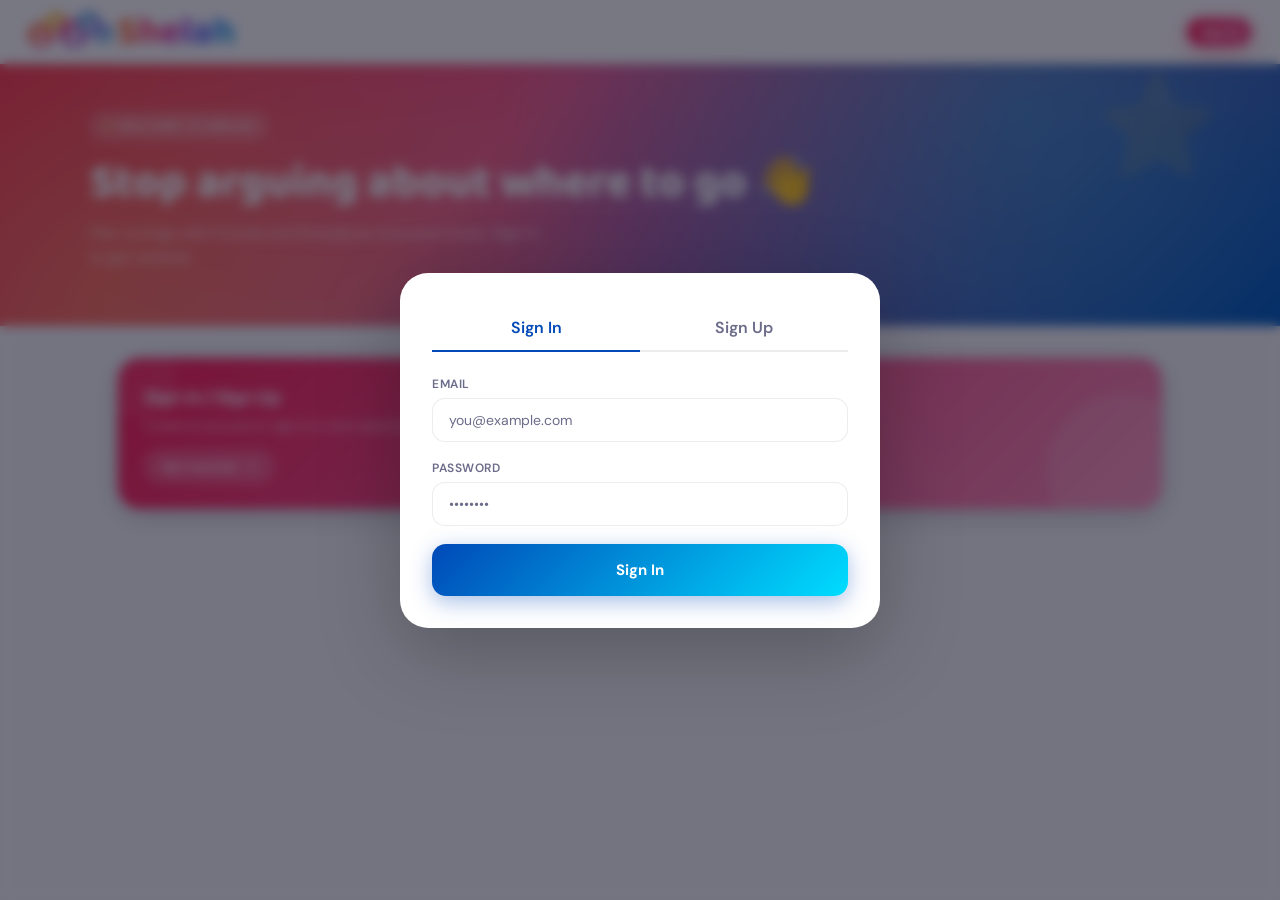
<file: groups.html>
<!DOCTYPE html>
<html lang="en">

<head>
  <meta charset="UTF-8">
  <meta name="viewport" content="width=device-width, initial-scale=1.0">
  <meta name="description" content="View all your Shelah groups. Check which squads are confirmed, who still needs to submit preferences, and manage your outing invites.">
  <title>Shelah — My Groups</title>
  <link rel="stylesheet" href="/css/styles.css">
  <style>
    .hero-banner::after {
      content: '🏕️';
      position: absolute;
      right: 60px;
      top: 8px;
      font-size: 118px;
      opacity: .1;
      line-height: 1;
      pointer-events: none;
      animation: floatG 6s ease-in-out infinite
    }

    .groups-grid {
      display: grid;
      grid-template-columns: repeat(auto-fill, minmax(320px, 1fr));
      gap: 24px;
    }

    .group-card {
      background: white;
      border-radius: 20px;
      border: 1px solid var(--border);
      padding: 24px;
      transition: all 0.25s cubic-bezier(0.22, 0.68, 0, 1.2);
      text-decoration: none;
      color: inherit;
      display: flex;
      flex-direction: column;
      position: relative;
      overflow: hidden;
    }

    .group-card:hover {
      transform: translateY(-6px);
      box-shadow: 0 14px 34px rgba(0, 0, 0, 0.1);
      border-color: rgba(0, 73, 183, 0.3);
    }

    .gc-header {
      display: flex;
      align-items: flex-start;
      justify-content: space-between;
      margin-bottom: 16px;
    }

    .gc-icon {
      width: 48px;
      height: 48px;
      border-radius: 14px;
      background: #f0f4ff;
      display: flex;
      align-items: center;
      justify-content: center;
      font-size: 24px;
      flex-shrink: 0;
    }

    .gc-badge {
      padding: 4px 10px;
      border-radius: 50px;
      font-size: 11px;
      font-weight: 800;
      text-transform: uppercase;
      letter-spacing: 0.5px;
      display: inline-flex;
      align-items: center;
      gap: 4px;
    }

    .gb-confirmed {
      background: rgba(16, 185, 129, 0.15);
      color: #059669;
    }

    .gb-pending {
      background: rgba(255, 170, 0, 0.15);
      color: #d97706;
    }

    .gc-title {
      font-family: 'Baloo 2', sans-serif;
      font-size: 20px;
      font-weight: 700;
      margin-bottom: 4px;
      line-height: 1.2;
    }

    .gc-meta {
      font-size: 13px;
      color: var(--text-muted);
      display: flex;
      align-items: center;
      gap: 8px;
      margin-bottom: 16px;
    }

    .gc-desc {
      font-size: 14px;
      color: var(--text-muted);
      line-height: 1.5;
      margin-bottom: 20px;
      display: -webkit-box;
      -webkit-line-clamp: 2;
      -webkit-box-orient: vertical;
      overflow: hidden;
    }

    .gc-footer {
      margin-top: auto;
      padding-top: 16px;
      border-top: 1px solid var(--border);
      display: flex;
      align-items: center;
      justify-content: space-between;
    }

    .gc-avatars {
      display: flex;
      align-items: center;
    }

    .gc-avatar {
      width: 28px;
      height: 28px;
      border-radius: 50%;
      border: 2px solid white;
      display: flex;
      align-items: center;
      justify-content: center;
      font-size: 11px;
      font-weight: 700;
      color: white;
      margin-left: -8px;
    }

    .gc-avatar:first-child {
      margin-left: 0;
    }

    .gc-avatar-more {
      background: #e8e8f0;
      color: var(--text-muted);
      border-color: white;
    }

    .gc-action {
      font-size: 13px;
      font-weight: 700;
      color: #0049B7;
      background: rgba(0, 73, 183, 0.08);
      padding: 6px 14px;
      border-radius: 50px;
    }

    .group-card:hover .gc-action {
      background: #0049B7;
      color: white;
    }
  </style>
</head>

<body>

  <nav class="nav">
    <a href="/" class="nav-logo">
      <div class="row">
        <div class="bubs">
          <div class="bub"
            style="width:44px;height:44px;background:linear-gradient(135deg,#FF8C42,#FF4D8D);left:0;top:26px;"><svg
              width="44" height="44">
              <circle cx="22" cy="16" r="7" fill="rgba(255,255,255,0.82)"></circle>
              <ellipse cx="22" cy="31" rx="10.5" ry="8" fill="rgba(255,255,255,0.82)"></ellipse>
            </svg></div>
          <div class="bub"
            style="width:36px;height:36px;background:linear-gradient(135deg,#FFD93D,#FF8C42);left:30px;top:8px;"><svg
              width="36" height="36">
              <circle cx="18" cy="12" r="5.5" fill="rgba(255,255,255,0.82)"></circle>
              <ellipse cx="18" cy="25" rx="8.5" ry="6.5" fill="rgba(255,255,255,0.82)"></ellipse>
            </svg></div>
          <div class="bub"
            style="width:50px;height:50px;background:linear-gradient(135deg,#FF4D8D,#9B72E4);left:54px;top:20px;"><svg
              width="50" height="50">
              <circle cx="25" cy="17" r="8" fill="rgba(255,255,255,0.82)"></circle>
              <ellipse cx="25" cy="35" rx="12.5" ry="9" fill="rgba(255,255,255,0.82)"></ellipse>
            </svg></div>
          <div class="bub"
            style="width:38px;height:38px;background:linear-gradient(135deg,#3BBDE4,#9B72E4);left:86px;top:7px;"><svg
              width="38" height="38">
              <circle cx="19" cy="13" r="6" fill="rgba(255,255,255,0.82)"></circle>
              <ellipse cx="19" cy="27" rx="9" ry="7" fill="rgba(255,255,255,0.82)"></ellipse>
            </svg></div>
          <div class="bub"
            style="width:34px;height:34px;background:linear-gradient(135deg,#9B72E4,#3BBDE4);left:112px;top:28px;"><svg
              width="34" height="34">
              <circle cx="17" cy="11" r="5" fill="rgba(255,255,255,0.82)"></circle>
              <ellipse cx="17" cy="24" rx="8" ry="6" fill="rgba(255,255,255,0.82)"></ellipse>
            </svg></div>
        </div>
        <div>
          <div class="word fa" style="font-size:66px;">
            <span class="letter f1-l1">S</span><span class="letter f1-l2">h</span><span
              class="letter f1-l3">e</span><span class="letter f1-l4">l</span><span class="letter f1-l5">a</span><span
              class="letter f1-l6">h</span>
          </div>
          <div class="tag">your crew · your vibe</div>
        </div>
      </div>
    </a>
    <div class="nav-links">
      <a href="/friends.html"><svg width="15" height="15" viewBox="0 0 24 24" fill="none" stroke="currentColor"
          stroke-width="2" stroke-linecap="round" stroke-linejoin="round">
          <path d="M16 21v-2a4 4 0 0 0-4-4H6a4 4 0 0 0-4 4v2" />
          <circle cx="9" cy="7" r="4" />
          <line x1="19" y1="8" x2="19" y2="14" />
          <line x1="16" y1="11" x2="22" y2="11" />
        </svg>Add Friend</a>
      <a href="/create-outing.html"><svg width="15" height="15" viewBox="0 0 24 24" fill="none" stroke="currentColor"
          stroke-width="2" stroke-linecap="round" stroke-linejoin="round">
          <path d="M17 21v-2a4 4 0 0 0-4-4H5a4 4 0 0 0-4 4v2" />
          <circle cx="9" cy="7" r="4" />
          <path d="M23 21v-2a4 4 0 0 0-3-3.87" />
          <path d="M16 3.13a4 4 0 0 1 0 7.75" />
        </svg>Create Group</a>
      <a href="/outings.html"><svg width="15" height="15" viewBox="0 0 24 24" fill="none" stroke="currentColor"
          stroke-width="2" stroke-linecap="round" stroke-linejoin="round">
          <rect x="3" y="4" width="18" height="18" rx="2" />
          <line x1="16" y1="2" x2="16" y2="6" />
          <line x1="8" y1="2" x2="8" y2="6" />
          <line x1="3" y1="10" x2="21" y2="10" />
        </svg>Outings</a>
    </div>
    <div class="nav-right" id="nav-user"></div>
  </nav>

  <div class="hero-banner blue">
    <div class="hero-inner">
      <div class="hero-eyebrow"><span class="dot"></span> My Groups</div>
      <h1 class="hero-title">Your Squads 🏕️</h1>
      <p class="hero-sub">View all the groups you're part of, check who still needs to submit preferences, or manage
        your invites.</p>
    </div>
  </div>

  <div class="page-body">
    <div class="groups-grid" id="groupsGrid">
      <div style="grid-column:1/-1;padding:40px;text-align:center"><span class="spinner"
          style="display:inline-block;border-color:var(--blue);border-top-color:transparent;width:30px;height:30px"></span>
      </div>
    </div>
  </div>

  <script src="/js/api.js"></script>
  <script src="/js/auth.js"></script>
  <script>
    function onAuthReady() {
      if (!requireAuth()) return;
      loadGroups();
    }

    async function loadGroups() {
      const container = document.getElementById('groupsGrid');
      try {
        const data = await getOutings();
        const groups = data.outings || [];

        if (!groups.length) {
          container.innerHTML = `
            <div class="empty-state" style="grid-column:1/-1;padding:60px 20px">
              <div class="icon" style="font-size:64px;animation:floatG 4s infinite">🏕️</div>
              <div class="title" style="font-size:24px">No groups yet</div>
              <p style="max-width:400px;margin:0 auto 20px">You aren't part of any groups. Create one to start planning an outing.</p>
              <a href="/create-outing.html" class="btn btn-primary">Create Group</a>
            </div>
          `;
          return;
        }

        container.innerHTML = groups.map(g => {
          const d = new Date(g.scheduled_date + 'T00:00:00');
          const dateStr = d.toLocaleDateString('en-US', { weekday: 'short', month: 'short', day: 'numeric' });

          let badge = '';
          if (g.all_requirements_submitted) {
            badge = `<div class="gc-badge gb-confirmed"><svg width="12" height="12" viewBox="0 0 24 24" fill="none" stroke="currentColor" stroke-width="3"><polyline points="20 6 9 17 4 12"/></svg> Confirmed</div>`;
          } else {
            badge = `<div class="gc-badge gb-pending"><svg width="12" height="12" viewBox="0 0 24 24" fill="none" stroke="currentColor" stroke-width="3"><circle cx="12" cy="12" r="10"/><polyline points="12 6 12 12 16 14"/></svg> Pending prefs</div>`;
          }

          let typeEmoji = g.outing_type === 'closed' ? '🔒' : g.outing_type === 'open' ? '🌍' : '🛡️';

          const avatarsHtml = `<div class="gc-avatars">
            <div class="gc-avatar" style="background:${getAvatarColor(g.members_preview[0].display_name)}">${g.members_preview[0].display_name[0].toUpperCase()}</div>
            ${g.member_count > 1 ? `<div class="gc-avatar" style="background:${getAvatarColor(g.members_preview[1].display_name)}">${g.members_preview[1].display_name[0].toUpperCase()}</div>` : ''}
            ${g.member_count > 2 ? `<div class="gc-avatar gc-avatar-more">+${g.member_count - 2}</div>` : ''}
          </div>`;

          return `
            <a href="/outing.html?id=${g.id}" class="group-card">
              <div class="gc-header">
                <div class="gc-icon">🏕️</div>
                ${badge}
              </div>
              <div class="gc-title">${escapeHtml(g.name)}</div>
              <div class="gc-meta">
                <span>🗓️ ${dateStr}</span>
                <span>•</span>
                <span>${typeEmoji} ${g.outing_type}</span>
              </div>
              ${g.description ? `<div class="gc-desc">${escapeHtml(g.description)}</div>` : ''}
              <div class="gc-footer">
                ${avatarsHtml}
                <div class="gc-action">Dashboard &rarr;</div>
              </div>
            </a>
          `;
        }).join('');
      } catch (e) {
        console.error("Error loading groups: ", e);
        container.innerHTML = '<div style="grid-column:1/-1;text-align:center;padding:40px;color:var(--red)">Failed to load groups.</div>';
      }
    }
  </script>
</body>

</html>
</file>
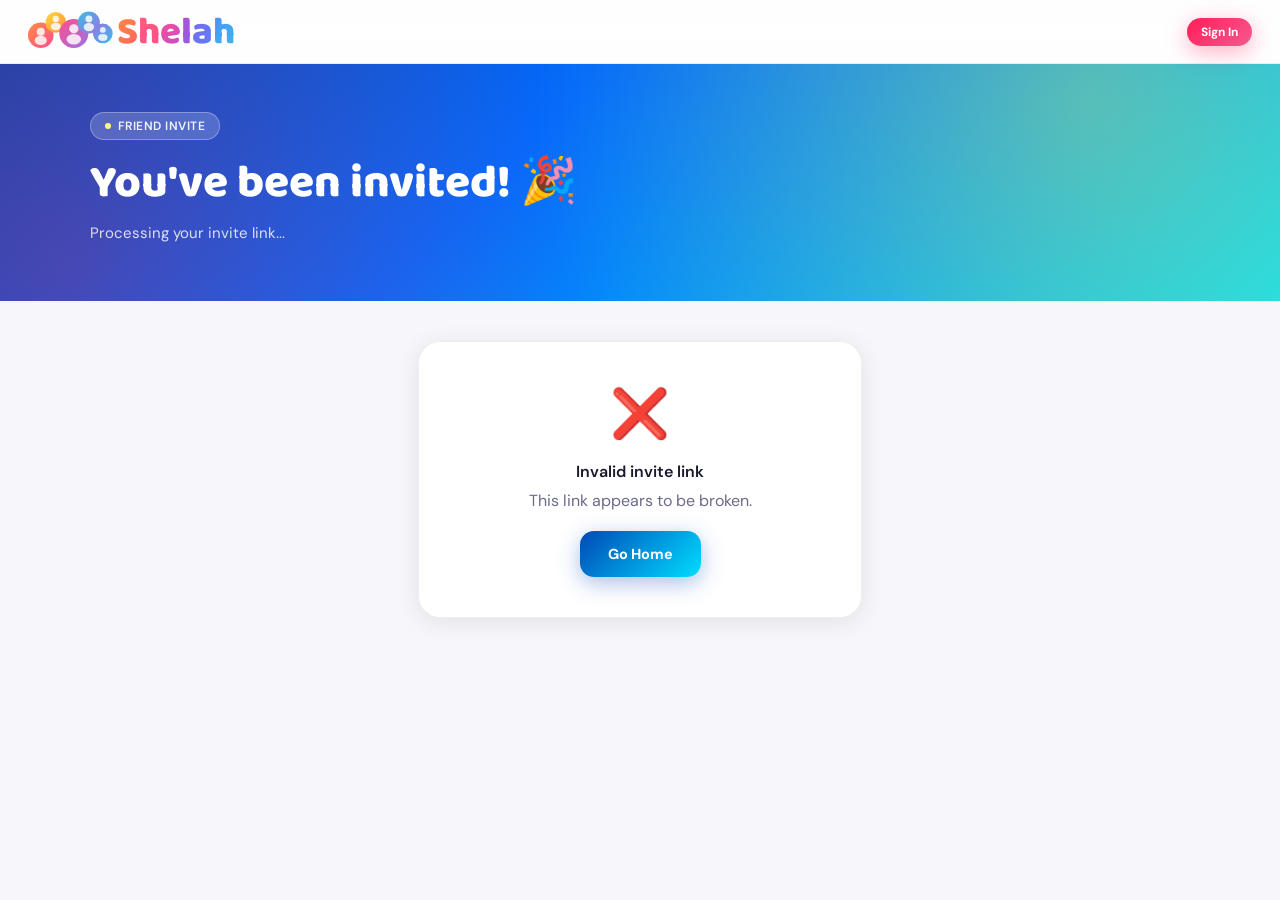
<file: invite.html>
<!DOCTYPE html>
<html lang="en">
<head>
  <meta charset="UTF-8">
  <meta name="viewport" content="width=device-width, initial-scale=1.0">
  <meta name="description" content="You've been invited to join someone on Shelah — the group outing planner that finds places everyone loves. Sign in to accept.">
  <title>Shelah — Friend Invite</title>
  <link rel="stylesheet" href="/css/styles.css">
</head>
<body>
  <nav class="nav">
    <a href="/" class="nav-logo">
      <div class="row">
        <div class="bubs">
          <div class="bub" style="width:44px;height:44px;background:linear-gradient(135deg,#FF8C42,#FF4D8D);left:0;top:26px;"><svg width="44" height="44"><circle cx="22" cy="16" r="7" fill="rgba(255,255,255,0.82)"></circle><ellipse cx="22" cy="31" rx="10.5" ry="8" fill="rgba(255,255,255,0.82)"></ellipse></svg></div>
          <div class="bub" style="width:36px;height:36px;background:linear-gradient(135deg,#FFD93D,#FF8C42);left:30px;top:8px;"><svg width="36" height="36"><circle cx="18" cy="12" r="5.5" fill="rgba(255,255,255,0.82)"></circle><ellipse cx="18" cy="25" rx="8.5" ry="6.5" fill="rgba(255,255,255,0.82)"></ellipse></svg></div>
          <div class="bub" style="width:50px;height:50px;background:linear-gradient(135deg,#FF4D8D,#9B72E4);left:54px;top:20px;"><svg width="50" height="50"><circle cx="25" cy="17" r="8" fill="rgba(255,255,255,0.82)"></circle><ellipse cx="25" cy="35" rx="12.5" ry="9" fill="rgba(255,255,255,0.82)"></ellipse></svg></div>
          <div class="bub" style="width:38px;height:38px;background:linear-gradient(135deg,#3BBDE4,#9B72E4);left:86px;top:7px;"><svg width="38" height="38"><circle cx="19" cy="13" r="6" fill="rgba(255,255,255,0.82)"></circle><ellipse cx="19" cy="27" rx="9" ry="7" fill="rgba(255,255,255,0.82)"></ellipse></svg></div>
          <div class="bub" style="width:34px;height:34px;background:linear-gradient(135deg,#9B72E4,#3BBDE4);left:112px;top:28px;"><svg width="34" height="34"><circle cx="17" cy="11" r="5" fill="rgba(255,255,255,0.82)"></circle><ellipse cx="17" cy="24" rx="8" ry="6" fill="rgba(255,255,255,0.82)"></ellipse></svg></div>
        </div>
        <div>
          <div class="word fa" style="font-size:66px;">
            <span class="letter f1-l1">S</span><span class="letter f1-l2">h</span><span class="letter f1-l3">e</span><span class="letter f1-l4">l</span><span class="letter f1-l5">a</span><span class="letter f1-l6">h</span>
          </div>
          <div class="tag">your crew · your vibe</div>
        </div>
      </div>
    </a>
    <div class="nav-right" id="nav-user"></div>
  </nav>
  <div class="hero-banner blue">
    <div class="hero-inner">
      <div class="hero-eyebrow"><span class="dot"></span> Friend Invite</div>
      <h1 class="hero-title">You've been invited! 🎉</h1>
      <p class="hero-sub" id="invite-msg">Processing your invite link...</p>
    </div>
  </div>
  <div class="page-body" style="max-width:500px;text-align:center">
    <div class="card" style="padding:40px 30px">
      <div id="invite-status">
        <div style="font-size:48px;margin-bottom:16px">⏳</div>
        <p style="color:var(--text-muted)">Processing invite...</p>
      </div>
    </div>
  </div>
  <script src="/js/api.js"></script>
  <script src="/js/auth.js"></script>
  <script>
    async function onAuthReady() {
      const code = new URLSearchParams(window.location.search).get('code');
      const status = document.getElementById('invite-status');
      if (!code) {
        status.innerHTML = '<div style="font-size:48px;margin-bottom:16px">❌</div><p style="font-weight:600;font-size:16px">Invalid invite link</p><p style="color:var(--text-muted);margin-top:8px">This link appears to be broken.</p><a href="/" class="btn btn-primary" style="margin-top:20px">Go Home</a>';
        return;
      }
      if (!window.currentUser) {
        status.innerHTML = '<div style="font-size:48px;margin-bottom:16px">🔐</div><p style="font-weight:600;font-size:16px">Sign in to accept this invite</p><p style="color:var(--text-muted);margin-top:8px">You need an account to add friends.</p><a href="/index.html?login=1" class="btn btn-primary" style="margin-top:20px">Sign In</a>';
        document.getElementById('invite-msg').textContent = 'Sign in to accept this friend invite';
        return;
      }
      try {
        const info = await getInviteInfo(code);
        status.innerHTML = `
          <div style="font-size:48px;margin-bottom:16px">👋</div>
          <p style="font-weight:600;font-size:16px">Add ${escapeHtml(info.display_name)} as a friend?</p>
          <p style="color:var(--text-muted);margin-top:8px">They will be able to invite you to outings and see your public plans.</p>
          <div style="display:flex;gap:12px;justify-content:center;margin-top:20px">
            <button class="btn btn-secondary" onclick="window.location.href='/'">Cancel</button>
            <button class="btn btn-primary" id="confirm-btn">Confirm Request</button>
          </div>
        `;
        document.getElementById('invite-msg').textContent = 'Confirm friend request';
        
        document.getElementById('confirm-btn').addEventListener('click', async () => {
          try {
            document.getElementById('confirm-btn').disabled = true;
            document.getElementById('confirm-btn').textContent = 'Sending...';
            const data = await sendInviteRequest(code);
            status.innerHTML = '<div style="font-size:48px;margin-bottom:16px">🎉</div><p style="font-weight:600;font-size:16px">' + escapeHtml(data.message) + '</p><a href="/friends.html" class="btn btn-primary" style="margin-top:20px">View Friends</a>';
            document.getElementById('invite-msg').textContent = 'Friend request sent!';
          } catch(e) {
            status.innerHTML = '<div style="font-size:48px;margin-bottom:16px">⚠️</div><p style="font-weight:600;font-size:16px">' + escapeHtml(e.error || 'Something went wrong') + '</p><a href="/" class="btn btn-primary" style="margin-top:20px">Go Home</a>';
            document.getElementById('invite-msg').textContent = e.error || 'Could not process invite';
          }
        });
      } catch(e) {
        status.innerHTML = '<div style="font-size:48px;margin-bottom:16px">⚠️</div><p style="font-weight:600;font-size:16px">' + escapeHtml(e.error || 'Invalid invite link') + '</p><a href="/" class="btn btn-primary" style="margin-top:20px">Go Home</a>';
        document.getElementById('invite-msg').textContent = e.error || 'Could not load invite info';
      }
    }
  </script>
</body>
</html>
</file>
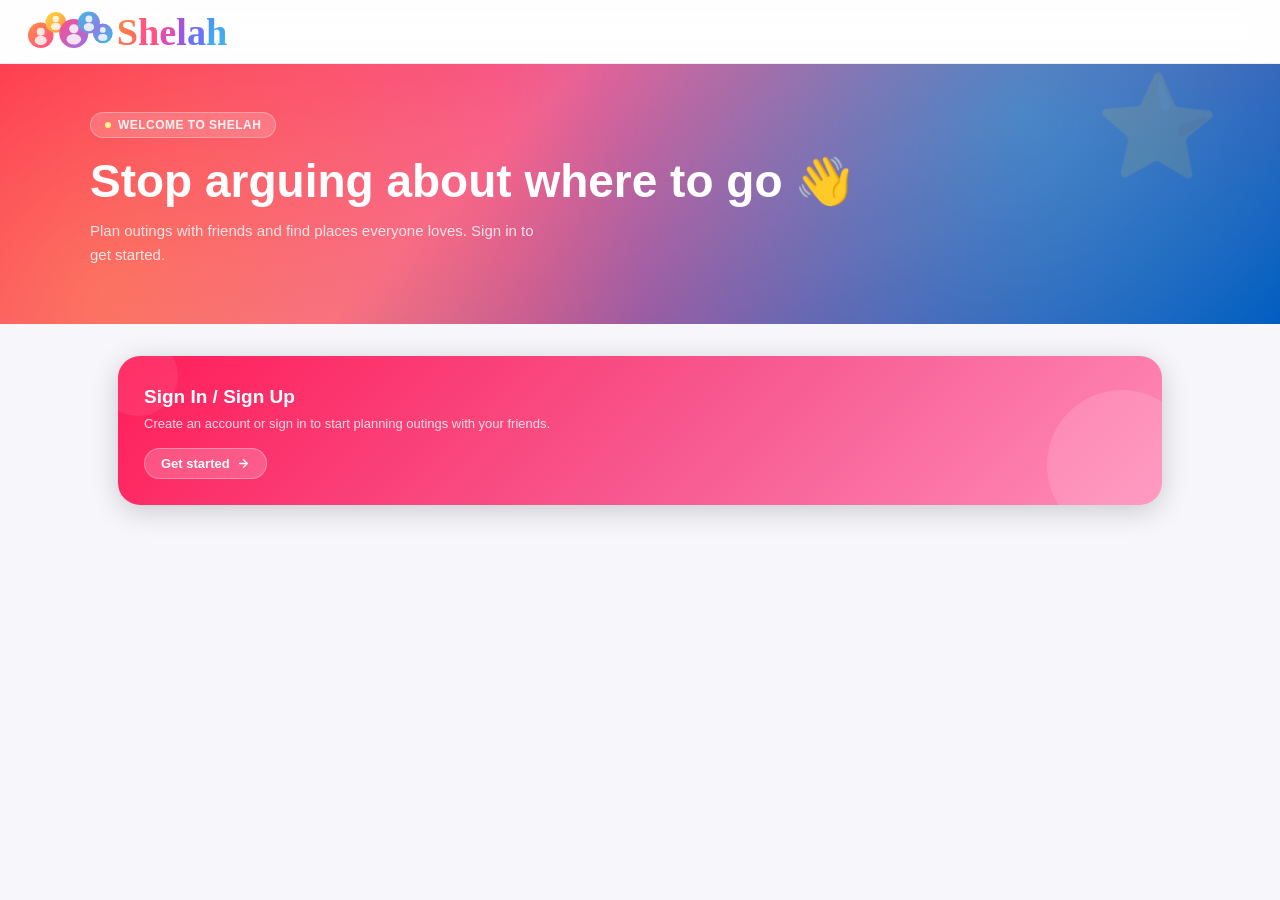
<file: outing.html>
<!DOCTYPE html>
<html lang="en">
<head>
  <meta charset="UTF-8">
  <meta name="viewport" content="width=device-width, initial-scale=1.0">
  <meta name="description" content="Manage your Shelah outing — view squad members, set your location and budget preferences, and explore recommended places for your group.">
  <title>Outing — Shelah</title>
  <link rel="stylesheet" href="/css/styles.css">
  <style>
    .hero-banner::after { content:'⛺'; position:absolute; right:60px; top:8px; font-size:118px; opacity:.1; line-height:1; pointer-events:none; animation:floatG 6s ease-in-out infinite; }
    
    .outing-dashboard { display: grid; grid-template-columns: 1fr 340px; gap: 24px; align-items: start; }
    
    /* Stats & Info */
    .stat-block { display: flex; align-items: center; gap: 14px; padding: 16px; background: #f7f7fb; border-radius: 16px; margin-bottom: 12px; }
    .sb-icon { width: 44px; height: 44px; border-radius: 12px; display: flex; align-items: center; justify-content: center; font-size: 20px; flex-shrink: 0; background: white; box-shadow: 0 4px 12px rgba(0,0,0,0.05); }
    .sb-info { flex: 1; }
    .sb-label { font-size: 11.5px; font-weight: 700; text-transform: uppercase; letter-spacing: 0.5px; color: var(--text-muted); margin-bottom: 2px; }
    .sb-val { font-size: 15px; font-weight: 600; color: var(--text); }
    
    .desc-box { font-size: 14px; color: var(--text-muted); line-height: 1.6; padding: 16px; background: white; border: 1.5px dashed var(--border); border-radius: 16px; margin-bottom: 24px; }

    /* Members List */
    .member-item { display: flex; align-items: center; gap: 14px; padding: 14px 16px; border-radius: 16px; transition: background 0.2s; }
    .member-item:hover { background: #f0f4ff; }
    .mi-avatar { width: 42px; height: 42px; border-radius: 50%; display: flex; align-items: center; justify-content: center; font-size: 16px; font-weight: 700; color: white; font-family: 'Baloo 2', sans-serif; flex-shrink: 0; }
    .mi-info { flex: 1; }
    .mi-name { font-size: 15px; font-weight: 600; color: var(--text); }
    .mi-status { font-size: 12.5px; color: var(--text-muted); display: flex; align-items: center; gap: 4px; margin-top: 2px; }
    .status-dot { width: 8px; height: 8px; border-radius: 50%; }
    .dot-pending { background: #ffaa00; }
    .dot-ready { background: #10B981; }

    /* Requirements Modal */
    .req-grid { display: grid; grid-template-columns: 1fr 1fr; gap: 24px; }
    .req-section { margin-bottom: 24px; }
    .req-label { display: flex; align-items: center; gap: 8px; font-size: 13px; font-weight: 700; text-transform: uppercase; letter-spacing: 0.5px; color: var(--text-muted); margin-bottom: 12px; }
    .chips-grid { display: flex; flex-wrap: wrap; gap: 8px; }
    .chip { padding: 10px 16px; border-radius: 50px; border: 2px solid var(--border); background: white; font-size: 14px; font-weight: 600; cursor: pointer; transition: all 0.2s; font-family: 'DM Sans', sans-serif; display: flex; align-items: center; gap: 8px; }
    .chip:hover { border-color: var(--blue); }
    .chip.active { background: rgba(0,73,183,0.06); border-color: var(--blue); color: var(--blue); }
    
    .map-container { height: 240px; border-radius: 16px; border: 2px solid var(--border); background: #f0f0f5; overflow: hidden; margin-bottom: 12px; }
    
    .slider-wrap { margin-top: 10px; }
    .slider-wrap input[type=range] { width: 100%; -webkit-appearance: none; height: 8px; border-radius: 10px; background: var(--border); outline: none; }
    .slider-wrap input[type=range]::-webkit-slider-thumb { -webkit-appearance: none; width: 24px; height: 24px; border-radius: 50%; background: #0049B7; box-shadow: 0 4px 12px rgba(0,73,183,0.3); cursor: pointer; transition: transform 0.1s; }
    .slider-wrap input[type=range]::-webkit-slider-thumb:active { transform: scale(1.15); }
    .slider-label { font-size: 14px; font-weight: 700; color: var(--blue); text-align: center; margin-top: 12px; }

    .star-picker { display: flex; gap: 8px; }
    .star-picker .star { font-size: 32px; color: var(--border); cursor: pointer; transition: all 0.2s; line-height: 1; }
    .star-picker .star.active { color: #ffaa00; text-shadow: 0 4px 12px rgba(255,170,0,0.3); }
    .star-picker .star:hover { transform: scale(1.15); }

    /* Empty state overrides */
    .empty-state { text-align: center; padding: 40px 20px; }
    .empty-state .icon { font-size: 48px; margin-bottom: 16px; display: block; }
    .empty-state .title { font-family: 'Baloo 2', sans-serif; font-size: 20px; font-weight: 700; margin-bottom: 8px; }

    /* Share box */
    .share-box { display: flex; align-items: center; border: 1.5px solid rgba(0,73,183,.2); border-radius: 13px; overflow: hidden; background: #f0f4ff; margin-bottom: 16px; }
    .share-box input { flex: 1; padding: 12px 14px; background: transparent; border: none; font-size: 13px; font-weight: 500; color: var(--blue); outline: none; }

    /* Toast */
    .toast-fixed { position: fixed; bottom: 28px; left: 50%; transform: translateX(-50%) translateY(80px); background: #1a1a2e; color: white; padding: 12px 22px; border-radius: 50px; font-size: 13.5px; font-weight: 600; box-shadow: 0 8px 32px rgba(0,0,0,.25); transition: transform .35s cubic-bezier(.22,.68,0,1.2), opacity .3s; opacity: 0; z-index: 9999; display: flex; align-items: center; gap: 8px; }
    .toast-fixed.show { transform: translateX(-50%) translateY(0); opacity: 1; }

    @media(max-width: 800px) {
      .outing-dashboard { grid-template-columns: 1fr; }
      .req-grid { grid-template-columns: 1fr; }
    }
  </style>
</head>
<body>

  <!-- NAV -->
  <nav class="nav">
    <a href="/" class="nav-logo">
      <div class="row">
        <div class="bubs">
          <div class="bub" style="width:44px;height:44px;background:linear-gradient(135deg,#FF8C42,#FF4D8D);left:0;top:26px;"><svg width="44" height="44"><circle cx="22" cy="16" r="7" fill="rgba(255,255,255,0.82)"></circle><ellipse cx="22" cy="31" rx="10.5" ry="8" fill="rgba(255,255,255,0.82)"></ellipse></svg></div>
          <div class="bub" style="width:36px;height:36px;background:linear-gradient(135deg,#FFD93D,#FF8C42);left:30px;top:8px;"><svg width="36" height="36"><circle cx="18" cy="12" r="5.5" fill="rgba(255,255,255,0.82)"></circle><ellipse cx="18" cy="25" rx="8.5" ry="6.5" fill="rgba(255,255,255,0.82)"></ellipse></svg></div>
          <div class="bub" style="width:50px;height:50px;background:linear-gradient(135deg,#FF4D8D,#9B72E4);left:54px;top:20px;"><svg width="50" height="50"><circle cx="25" cy="17" r="8" fill="rgba(255,255,255,0.82)"></circle><ellipse cx="25" cy="35" rx="12.5" ry="9" fill="rgba(255,255,255,0.82)"></ellipse></svg></div>
          <div class="bub" style="width:38px;height:38px;background:linear-gradient(135deg,#3BBDE4,#9B72E4);left:86px;top:7px;"><svg width="38" height="38"><circle cx="19" cy="13" r="6" fill="rgba(255,255,255,0.82)"></circle><ellipse cx="19" cy="27" rx="9" ry="7" fill="rgba(255,255,255,0.82)"></ellipse></svg></div>
          <div class="bub" style="width:34px;height:34px;background:linear-gradient(135deg,#9B72E4,#3BBDE4);left:112px;top:28px;"><svg width="34" height="34"><circle cx="17" cy="11" r="5" fill="rgba(255,255,255,0.82)"></circle><ellipse cx="17" cy="24" rx="8" ry="6" fill="rgba(255,255,255,0.82)"></ellipse></svg></div>
        </div>
        <div>
          <div class="word fa" style="font-size:66px;">
            <span class="letter f1-l1">S</span><span class="letter f1-l2">h</span><span class="letter f1-l3">e</span><span class="letter f1-l4">l</span><span class="letter f1-l5">a</span><span class="letter f1-l6">h</span>
          </div>
          <div class="tag">your crew · your vibe</div>
        </div>
      </div>
    </a>
    <div class="nav-links">
      <a href="/friends.html"><svg width="15" height="15" viewBox="0 0 24 24" fill="none" stroke="currentColor" stroke-width="2"><path d="M16 21v-2a4 4 0 0 0-4-4H6a4 4 0 0 0-4 4v2"/><circle cx="9" cy="7" r="4"/><line x1="19" y1="8" x2="19" y2="14"/><line x1="16" y1="11" x2="22" y2="11"/></svg>Add Friend</a>
      <a href="/create-outing.html"><svg width="15" height="15" viewBox="0 0 24 24" fill="none" stroke="currentColor" stroke-width="2"><path d="M17 21v-2a4 4 0 0 0-4-4H5a4 4 0 0 0-4 4v2"/><circle cx="9" cy="7" r="4"/><path d="M23 21v-2a4 4 0 0 0-3-3.87"/><path d="M16 3.13a4 4 0 0 1 0 7.75"/></svg>Create Group</a>
      <a href="/outings.html"><svg width="15" height="15" viewBox="0 0 24 24" fill="none" stroke="currentColor" stroke-width="2"><rect x="3" y="4" width="18" height="18" rx="2"/><line x1="16" y1="2" x2="16" y2="6"/><line x1="8" y1="2" x2="8" y2="6"/><line x1="3" y1="10" x2="21" y2="10"/></svg>Outings</a>
    </div>
    <div class="nav-right" id="nav-user"></div>
  </nav>

  <div id="view-container">
    <div style="padding:100px;text-align:center"><span class="spinner" style="display:inline-block;border-color:var(--blue);border-top-color:transparent;width:40px;height:40px"></span></div>
  </div>

  <!-- INVITATION MODAL -->
  <div class="modal-overlay" id="invite-modal">
    <div class="modal">
      <div class="modal-inner">
        <h3 class="modal-title">👥 Invite Friends</h3>
        <div id="invite-friends-list"><div class="empty-state"><span class="icon">⏳</span><div class="title">Loading friends...</div></div></div>
        
        <div id="pending-approvals-section" style="margin-top:32px;display:none;border-top:2px solid var(--border);padding-top:24px">
          <h3 class="modal-title" style="font-size:16px">🗳️ Pending Join Requests</h3>
          <div id="pending-approvals-list"></div>
        </div>
      </div>
    </div>
  </div>

  <!-- REQUIREMENTS MODAL -->
  <div class="modal-overlay" id="req-modal">
    <div class="modal" style="width:min(800px, 95vw);max-height:90vh;overflow-y:auto">
      <div class="modal-inner">
        <h3 class="modal-title">📋 Set Your Preferences</h3>
        <p style="color:var(--text-muted);margin-bottom:24px">Tell us what you're looking for, and we'll combine it with everyone else's preferences to find the perfect spots.</p>
        
        <div class="req-grid">
          <div>
            <div class="req-section">
              <div class="req-label">📍 Starting Location</div>
              <div class="map-container" id="req-map"></div>
              <button class="btn btn-outline btn-sm btn-block" onclick="useGPS()">📡 Use Current Location</button>
              <div id="req-coords" style="font-size:11px;color:var(--text-muted);text-align:center;margin-top:8px"></div>
            </div>
            
            <div class="req-section">
              <div class="req-label">📏 Max Distance</div>
              <div class="slider-wrap">
                <input type="range" id="req-distance" min="1" max="50" value="25" oninput="updateSlider(this)">
                <div class="slider-label" id="distance-label">Up to 25 km away</div>
              </div>
            </div>
          </div>
          
          <div>
            <div class="req-section">
              <div class="req-label">💰 Max Price Per Person (EGP)</div>
              <input type="number" id="req-budget" class="text-input" placeholder="e.g. 500 (Leave blank for any)" min="1">
            </div>

            <div class="req-section">
              <div class="req-label">⭐ Minimum Rating</div>
              <div class="star-picker" id="star-picker">
                <span class="star active" data-val="1" onclick="pickStar(1)">★</span>
                <span class="star active" data-val="2" onclick="pickStar(2)">★</span>
                <span class="star active" data-val="3" onclick="pickStar(3)">★</span>
                <span class="star" data-val="4" onclick="pickStar(4)">★</span>
                <span class="star" data-val="5" onclick="pickStar(5)">★</span>
              </div>
            </div>

            <div class="req-section">
              <div class="req-label">🔥 Popularity Vibe</div>
              <div class="chips-grid">
                <button class="chip active" data-pop="any" onclick="selectPop(this)">Any Vibe</button>
                <button class="chip" data-pop="niche" onclick="selectPop(this)">🎭 Hidden Gem</button>
                <button class="chip" data-pop="moderate" onclick="selectPop(this)">🏪 Well Known</button>
                <button class="chip" data-pop="mainstream" onclick="selectPop(this)">🌟 Trending</button>
              </div>
            </div>
          </div>
        </div>
        
        <div class="req-section" style="margin-top:16px;border-top:2px solid var(--border);padding-top:24px">
          <div class="req-label">📍 Preferred Location Types</div>
          <div class="chips-grid" id="location-types-grid"></div>
        </div>

        <div style="margin-top:32px;display:flex;justify-content:flex-end;gap:12px">
          <button class="btn btn-outline" onclick="closeModal('req-modal')">Cancel</button>
          <button class="btn btn-primary" id="save-req-btn" onclick="handleSaveReq()">Save Preferences ✅</button>
        </div>
      </div>
    </div>
  </div>

  <div class="toast-fixed" id="toast"></div>

  <script src="/js/api.js"></script>
  <script src="/js/auth.js"></script>
  <script src="/js/maps.js"></script>
  <script>
    let outingId = new URLSearchParams(window.location.search).get('id');
    let outingData = null;
    let reqLat = null, reqLng = null;
    let reqPopularity = 'any', reqMinRating = 3, reqLocationTypes = [];

    async function onAuthReady() {
      if (!outingId) { window.location.href = '/groups.html'; return; }
      await loadOuting();
    }

    async function loadOuting() {
      try {
        const data = await getOuting(outingId);
        outingData = data;
        renderOuting(data);
      } catch (err) {
        const vc = document.getElementById('view-container');
        if (err.status === 403) {
          vc.innerHTML = `
            <div class="hero-banner blue"><div class="hero-inner"><h1 class="hero-title">Private Group 🔒</h1><p class="hero-sub">You need to be invited to view this group.</p></div></div>
            <div class="page-body" style="text-align:center"><a href="/groups.html" class="btn btn-primary">Go to My Groups</a></div>
          `;
          return;
        }
        if (err.status === 401 && !window.currentUser) {
          vc.innerHTML = `
            <div class="hero-banner blue"><div class="hero-inner"><h1 class="hero-title">Sign in required 🔐</h1><p class="hero-sub">You need to sign in to view group details.</p></div></div>
            <div class="page-body" style="text-align:center"><button onclick="openAuthModal()" class="btn btn-primary">Sign In</button></div>
          `;
          return;
        }
        vc.innerHTML = `<div class="page-body"><div class="empty-state"><div class="icon">⚠️</div><div class="title">Failed to load group</div></div></div>`;
      }
    }

    function renderOuting(data) {
      const { outing, members, current_member, pending_approvals } = data;
      document.title = `${outing.name} — Shelah`;
      const vc = document.getElementById('view-container');

      const d = new Date(outing.scheduled_date + 'T00:00:00');
      const dateStr = d.toLocaleDateString('en-US', {weekday:'long', month:'long', day:'numeric'});
      const shareUrl = window.location.origin + '/invite.html?code=' + outing.id; // Usually it's invite.html for groups too, but let's just use outing
      const outingLink = window.location.origin + '/outing.html?id=' + outing.id;

      // Not a member and open outing
      if (!current_member && outing.outing_type === 'open') {
        vc.innerHTML = `
          <div class="hero-banner blue">
            <div class="hero-inner">
              <div class="hero-eyebrow"><span class="dot"></span> Open Group</div>
              <h1 class="hero-title">${escapeHtml(outing.name)}</h1>
              <p class="hero-sub">This is a public group happening on ${dateStr}.</p>
            </div>
          </div>
          <div class="page-body" style="text-align:center">
            <div class="card" style="padding:40px;max-width:500px;margin:0 auto">
              <div style="font-size:48px;margin-bottom:16px">🌍</div>
              <h2 style="font-family:'Baloo 2';font-size:24px;margin-bottom:8px">Join the fun</h2>
              <p style="color:var(--text-muted);margin-bottom:24px">Sign in and ask to join this open group!</p>
              <button class="btn btn-primary" onclick="openAuthModal()">Sign In</button>
            </div>
          </div>
        `;
        return;
      }

      // Invited (pending)
      if (current_member && current_member.invite_status === 'pending') {
        const inviteMembersHtml = members.map(m => {
          const c = getAvatarColor(m.display_name);
          const init = (m.display_name||'?')[0].toUpperCase();
          const isMe = window.currentUser && m.user_id === window.currentUser.id;
          return `
            <div class="member-item" style="padding: 10px; background: white; margin-bottom: 6px; border: 1px solid var(--border);">
              <div class="mi-avatar" style="background:${c}; width: 32px; height: 32px; font-size: 14px;">${init}</div>
              <div class="mi-info">
                <div class="mi-name" style="font-size: 14px;">${escapeHtml(m.display_name)}${isMe ? ' <span style="color:var(--text-muted);font-weight:400">(You)</span>' : ''}</div>
              </div>
            </div>
          `;
        }).join('');

        vc.innerHTML = `
          <div class="hero-banner blue">
            <div class="hero-inner">
              <div class="hero-eyebrow"><span class="dot"></span> Group Invite</div>
              <h1 class="hero-title">You've been invited! 🎉</h1>
              <p class="hero-sub">Join ${escapeHtml(outing.name)} on ${dateStr}</p>
            </div>
          </div>
          <div class="page-body" style="text-align:center">
            <div class="card" style="padding:40px;max-width:500px;margin:0 auto">
              <h2 style="font-family:'Baloo 2';font-size:24px;margin-bottom:8px">Are you in?</h2>
              <p style="color:var(--text-muted);margin-bottom:24px">They are waiting for you to join!</p>
              
              <div style="text-align:left; background:#f7f7fb; border-radius:16px; padding:20px; margin-bottom:24px;">
                <div style="display:flex; justify-content:space-between; margin-bottom:16px;">
                  <div>
                    <div style="font-size:12px; font-weight:700; color:var(--text-muted); text-transform:uppercase;">Group Name</div>
                    <div style="font-weight:600;">${escapeHtml(outing.name)}</div>
                  </div>
                  <div style="text-align:right;">
                    <div style="font-size:12px; font-weight:700; color:var(--text-muted); text-transform:uppercase;">Date</div>
                    <div style="font-weight:600;">${dateStr}</div>
                  </div>
                </div>
                
                <h3 style="font-size:12px; text-transform:uppercase; color:var(--text-muted); margin-bottom:12px; font-weight:700;">Squad Members (${members.length})</h3>
                <div style="max-height:180px; overflow-y:auto; padding-right:8px;">
                  ${inviteMembersHtml}
                </div>
              </div>

              <button class="btn btn-accent btn-lg btn-block" id="accept-btn" onclick="handleAccept()">🤝 Accept Invite</button>
            </div>
          </div>
        `;
        return;
      }

      // Member view (accepted)
      const allPrefsSubmitted = members.length > 0 && members.every(m => m.requirements_submitted);
      const allVotesSubmitted = members.length > 0 && members.every(m => m.votes_submitted);
      
      let badgeHtml = allVotesSubmitted 
        ? `<div class="hero-eyebrow"><span class="dot" style="background:#10B981"></span> Group Consensus Reached</div>`
        : allPrefsSubmitted
        ? `<div class="hero-eyebrow"><span class="dot" style="background:#0049B7"></span> Voting in Progress</div>`
        : `<div class="hero-eyebrow"><span class="dot" style="background:#ffaa00"></span> Pending Preferences</div>`;

      let mainActions = `
        <button class="btn btn-primary" onclick="openReqModal()">📋 Edit Preferences</button>
      `;
      if (allPrefsSubmitted) {
        mainActions += `<a href="/recommendations.html?outing_id=${outing.id}" class="btn btn-accent">🏆 View Recommendations</a>`;
      } else {
        mainActions += `<button class="btn btn-accent" style="opacity:0.5;cursor:not-allowed" title="Waiting for everyone to submit preferences">🔒 View Recommendations</button>`;
      }

      if (allVotesSubmitted) {
        mainActions += `<a href="/voted-places.html?outing_id=${outing.id}" class="btn btn-primary" style="background:#ffaa00;border-color:#ffaa00;color:white">🌟 View voted places</a>`;
      } else {
        mainActions += `<button class="btn btn-outline" style="opacity:0.5;cursor:not-allowed" title="Waiting for everyone to confirm their votes">🔒 View voted places</button>`;
      }

      let inviteBtn = outing.outing_type !== 'closed' ? `<button class="btn btn-outline btn-block" style="margin-top:16px" onclick="openInviteModal()">👥 Invite Friends</button>` : '';

      const membersHtml = members.map(m => {
        const c = getAvatarColor(m.display_name);
        const init = (m.display_name||'?')[0].toUpperCase();
        const isMe = window.currentUser && m.user_id === window.currentUser.id;
        
        let status = '';
        if (m.invite_status === 'pending') {
          status = `<span class="mi-status"><span class="status-dot dot-pending" style="background:#64748b"></span> Invited</span>`;
        } else {
          if (m.votes_submitted) {
            status = `<span class="mi-status"><span class="status-dot dot-ready"></span> Votes confirmed!</span>`;
          } else if (m.requirements_submitted) {
            status = `<span class="mi-status"><span class="status-dot dot-pending" style="background:#0049B7"></span> Voting...</span>`;
          } else {
            status = `<span class="mi-status"><span class="status-dot dot-pending"></span> Choosing preferences...</span>`;
          }
        }

        return `
          <div class="member-item">
            <div class="mi-avatar" style="background:${c}">${init}</div>
            <div class="mi-info">
              <div class="mi-name">${escapeHtml(m.display_name)}${isMe ? ' <span style="color:var(--text-muted);font-weight:400">(You)</span>' : ''}</div>
              ${status}
            </div>
          </div>
        `;
      }).join('');

      vc.innerHTML = `
        <div class="hero-banner blue">
          <div class="hero-inner">
            ${badgeHtml}
            <h1 class="hero-title">${escapeHtml(outing.name)}</h1>
            <p class="hero-sub" style="margin-bottom:24px">Group planning dashboard</p>
            <div style="display:flex;gap:12px;flex-wrap:wrap">
              ${mainActions}
            </div>
          </div>
        </div>

        <div class="page-body">
          <div class="outing-dashboard">
            
            <!-- Main Column -->
            <div>
              <div class="card" style="padding:32px">
                <h2 style="font-family:'Baloo 2';font-size:24px;margin-bottom:20px;display:flex;align-items:center;gap:10px">
                  👥 Squad Members (${members.length})
                </h2>
                ${!allPrefsSubmitted ? `<div style="padding:12px 16px;background:rgba(255,170,0,0.1);border-left:4px solid #ffaa00;border-radius:0 12px 12px 0;margin-bottom:24px;font-size:14px;color:#b45309;font-weight:600">Waiting for all members to submit their preferences before showing recommendations.</div>` : ''}
                ${(allPrefsSubmitted && !allVotesSubmitted) ? `<div style="padding:12px 16px;background:rgba(0,73,183,0.1);border-left:4px solid #0049B7;border-radius:0 12px 12px 0;margin-bottom:24px;font-size:14px;color:#0049B7;font-weight:600">Waiting for all members to confirm their votes on the recommendations.</div>` : ''}
                
                <div style="display:flex;flex-direction:column;gap:8px">
                  ${membersHtml}
                </div>
              </div>
            </div>

            <!-- Sidebar -->
            <div>
              <div class="card" style="padding:24px">
                <h3 style="font-family:'Baloo 2';font-size:20px;margin-bottom:20px">Details</h3>
                
                <div class="stat-block">
                  <div class="sb-icon">🗓️</div>
                  <div class="sb-info">
                    <div class="sb-label">Date</div>
                    <div class="sb-val">${dateStr}</div>
                  </div>
                </div>

                <div class="stat-block">
                  <div class="sb-icon">${outing.outing_type === 'closed' ? '🔒' : outing.outing_type === 'open' ? '🌍' : '🛡️'}</div>
                  <div class="sb-info">
                    <div class="sb-label">Type</div>
                    <div class="sb-val" style="text-transform:capitalize">${outing.outing_type}</div>
                  </div>
                </div>

                ${outing.description ? `
                  <div style="margin-top:20px">
                    <div class="sb-label" style="margin-bottom:8px">Description</div>
                    <div class="desc-box">${escapeHtml(outing.description)}</div>
                  </div>
                ` : ''}

                <div style="margin-top:20px">
                  <div class="sb-label" style="margin-bottom:8px">Share Link</div>
                  <div class="share-box">
                    <input type="text" value="${outingLink}" readonly id="share-url">
                    <button class="btn btn-primary" style="padding:8px 14px;border-radius:10px;margin:4px" onclick="copyLink()">Copy</button>
                  </div>
                </div>

                ${inviteBtn}
              </div>
            </div>

          </div>
        </div>
      `;
    }

    async function handleAccept() {
      const btn = document.getElementById('accept-btn');
      btnLoading(btn, true);
      try {
        await acceptInvite(outingId);
        showPageToast('Invite accepted! 🎉');
        loadOuting();
      } catch (err) {
        showPageToast('❌ ' + (err.error || 'Failed to accept invite'));
        btnLoading(btn, false);
      }
    }

    function copyLink() {
      const url = document.getElementById('share-url').value;
      navigator.clipboard.writeText(url).then(() => showPageToast('Link copied! 📋'));
    }

    // --- Invite ---
    async function openInviteModal() {
      openModal('invite-modal');
      const container = document.getElementById('invite-friends-list');
      try {
        const data = await getFriends();
        const memberIds = (outingData?.members||[]).map(m => m.user_id);
        const available = data.friends.filter(f => !memberIds.includes(f.friend_id));
        
        if (!available.length) {
          container.innerHTML = '<div class="empty-state"><span class="icon">✨</span><div class="title">No friends available</div><p>All your friends are already in this group.</p></div>';
        } else {
          container.innerHTML = available.map(f => {
            const c = getAvatarColor(f.display_name);
            const init = (f.display_name||'?')[0].toUpperCase();
            return `
            <div class="member-item" style="border:1px solid var(--border);margin-bottom:8px">
              <div class="mi-avatar" style="background:${c}">${init}</div>
              <div class="mi-info">
                <div class="mi-name">${escapeHtml(f.display_name)}</div>
              </div>
              <button class="btn btn-sm btn-primary" onclick="handleInvite('${f.friend_id}',this)">Invite</button>
            </div>`;
          }).join('');
        }
      } catch (err) {
        container.innerHTML = '<p style="color:var(--red)">Failed to load friends</p>';
      }

      // Pending approvals
      if (outingData?.outing?.outing_type === 'restricted') {
        const appSection = document.getElementById('pending-approvals-section');
        const appList = document.getElementById('pending-approvals-list');
        const approvals = outingData?.pending_approvals || [];
        if (approvals.length) {
          appSection.style.display = 'block';
          appList.innerHTML = approvals.map(a => {
            const c = getAvatarColor(a.candidate_name);
            const init = (a.candidate_name||'?')[0].toUpperCase();
            return `
            <div class="member-item" style="border:1px solid var(--border);margin-bottom:8px" id="appr-${a.candidate_user_id}">
              <div class="mi-avatar" style="background:${c}">${init}</div>
              <div class="mi-info"><div class="mi-name">${escapeHtml(a.candidate_name)}</div></div>
              <button class="btn btn-sm btn-primary" onclick="handleApproval('${a.candidate_user_id}',true)">✓ Approve</button>
              <button class="btn btn-sm btn-outline" onclick="handleApproval('${a.candidate_user_id}',false)">✗</button>
            </div>`;
          }).join('');
        }
      }
    }

    async function handleInvite(userId, btn) {
      btnLoading(btn, true);
      try {
        await inviteToOuting(outingId, userId);
        showPageToast('Invitation sent! 📨');
        btn.parentElement.remove();
      } catch (err) {
        showPageToast('❌ ' + (err.error || 'Failed to invite'));
        btnLoading(btn, false);
      }
    }

    async function handleApproval(candidateId, approved) {
      try {
        await approveInvite(outingId, candidateId, approved);
        document.getElementById('appr-' + candidateId)?.remove();
        showPageToast(approved ? 'Approved! ✅' : 'Rejected');
      } catch (err) {
        showPageToast('❌ ' + (err.error || 'Failed'));
      }
    }

    // --- Requirements ---
    async function openReqModal() {
      openModal('req-modal');
      try {
        const data = await getRequirements(outingId);
        
        // Populate location types
        const grid = document.getElementById('location-types-grid');
        grid.innerHTML = (data.location_types||[]).map(lt => {
          const active = (data.selected_location_type_ids||[]).includes(lt.id) ? 'active' : '';
          return `<button class="chip ${active}" data-ltid="${lt.id}" onclick="toggleLocType(this)">${lt.icon||'📍'} ${escapeHtml(lt.name)}</button>`;
        }).join('');
        
        // Populate saved values
        const req = data.requirements;
        if (req) {
          reqLat = parseFloat(req.home_latitude) || null;
          reqLng = parseFloat(req.home_longitude) || null;
          document.getElementById('req-distance').value = req.max_distance_km || 25;
          updateSlider(document.getElementById('req-distance'));
          reqPopularity = req.popularity_preference || 'any';
          reqMinRating = parseFloat(req.min_rating) || 3;
          document.getElementById('req-budget').value = parseInt(req.max_price_egp) || '';
          pickStar(Math.round(reqMinRating));
          document.querySelectorAll('[data-pop]').forEach(c => c.classList.toggle('active', c.dataset.pop === reqPopularity));
        }
        reqLocationTypes = data.selected_location_type_ids || [];
        
        // Init map
        initLocationPicker('req-map', (loc) => {
          reqLat = loc.lat; reqLng = loc.lng;
          document.getElementById('req-coords').textContent = `${loc.lat.toFixed(5)}, ${loc.lng.toFixed(5)}`;
        }, reqLat, reqLng);
      } catch (err) {
        showPageToast('❌ Failed to load preferences');
      }
    }

    function useGPS() {
      tryGPS((loc) => {
        reqLat = loc.lat; reqLng = loc.lng;
        setMapLocation('req-map', loc.lat, loc.lng);
        document.getElementById('req-coords').textContent = `${loc.lat.toFixed(5)}, ${loc.lng.toFixed(5)}`;
        showPageToast('GPS location set! 📍');
      }, (err) => {
        showPageToast('❌ GPS failed: ' + err);
      });
    }

    function updateSlider(el) {
      const val = el.value;
      document.getElementById('distance-label').textContent = `Up to ${val} km away`;
      const pct = ((val - 1) / 49) * 100;
      el.style.background = `linear-gradient(90deg, #0049B7 ${pct}%, var(--border) ${pct}%)`;
    }

    function selectPop(el) {
      reqPopularity = el.dataset.pop;
      el.parentElement.querySelectorAll('.chip').forEach(c => c.classList.remove('active'));
      el.classList.add('active');
    }

    function pickStar(val) {
      reqMinRating = val;
      document.querySelectorAll('#star-picker .star').forEach(s => {
        s.classList.toggle('active', parseInt(s.dataset.val) <= val);
      });
    }

    function toggleLocType(el) {
      el.classList.toggle('active');
      const id = el.dataset.ltid;
      if (el.classList.contains('active')) {
        if (!reqLocationTypes.includes(id)) reqLocationTypes.push(id);
      } else {
        reqLocationTypes = reqLocationTypes.filter(x => x !== id);
      }
    }

    async function handleSaveReq() {
      const btn = document.getElementById('save-req-btn');
      btnLoading(btn, true);
      try {
        await saveRequirements({
          outing_id: outingId,
          home_latitude: reqLat,
          home_longitude: reqLng,
          max_distance_km: parseInt(document.getElementById('req-distance').value),
          popularity_preference: reqPopularity,
          min_rating: reqMinRating,
          max_price_egp: parseInt(document.getElementById('req-budget').value) || null,
          location_type_ids: reqLocationTypes
        });
        showPageToast('Preferences saved! ✅');
        closeModal('req-modal');
        loadOuting();
      } catch (err) {
        showPageToast('❌ ' + (err.error || 'Failed to save'));
      } finally {
        btnLoading(btn, false);
      }
    }

    let toastTimer;
    function showPageToast(msg) {
      const t = document.getElementById('toast');
      t.textContent = msg; t.classList.add('show');
      clearTimeout(toastTimer);
      toastTimer = setTimeout(()=>t.classList.remove('show'), 2800);
    }
  </script>
</body>
</html>
</file>
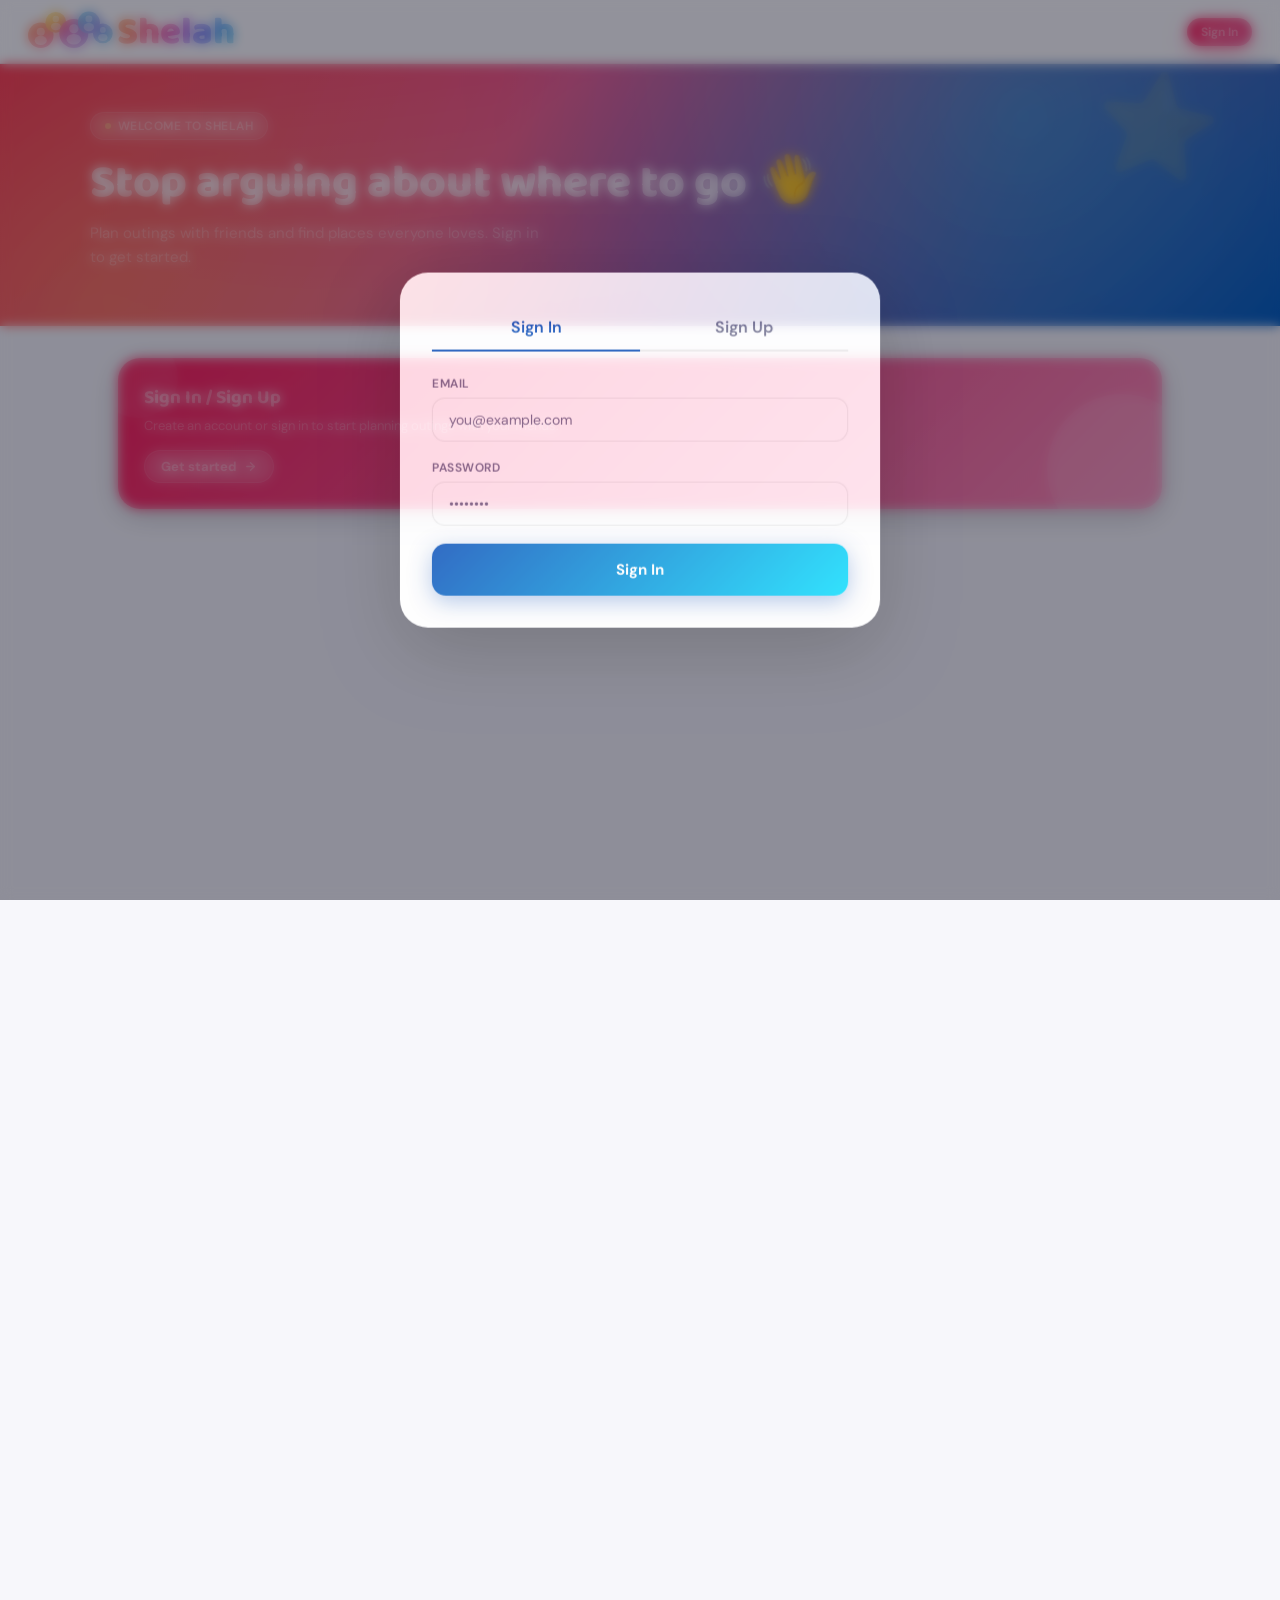
<file: outings.html>
<!DOCTYPE html>
<html lang="en">

<head>
  <meta charset="UTF-8">
  <meta name="viewport" content="width=device-width, initial-scale=1.0">
  <meta name="description" content="Browse your confirmed outings on Shelah. Select a group to view recommended places that match everyone's preferences and vote on your favourites.">
  <title>Shelah — Confirmed Outings</title>
  <link rel="stylesheet" href="/css/styles.css">
  <style>
    .hero-banner::after {
      content: '🗺️';
      position: absolute;
      right: 60px;
      top: 8px;
      font-size: 118px;
      opacity: .1;
      line-height: 1;
      pointer-events: none;
      animation: floatG 6s ease-in-out infinite
    }

    .dropdown-wrap {
      position: relative;
      max-width: 400px;
      margin-top: 24px;
    }

    .dropdown-wrap select {
      width: 100%;
      padding: 16px 20px;
      padding-right: 48px;
      border: 2px solid rgba(255, 255, 255, 0.3);
      border-radius: 14px;
      background: rgba(255, 255, 255, 0.15);
      color: white;
      font-size: 16px;
      font-weight: 700;
      font-family: 'DM Sans', sans-serif;
      appearance: none;
      cursor: pointer;
      transition: all 0.2s;
      backdrop-filter: blur(8px);
    }

    .dropdown-wrap select:hover {
      background: rgba(255, 255, 255, 0.25);
      border-color: rgba(255, 255, 255, 0.5);
    }

    .dropdown-wrap select:focus {
      outline: none;
      box-shadow: 0 0 0 4px rgba(255, 255, 255, 0.2);
    }

    .dropdown-wrap select option {
      color: var(--text);
      background: white;
      font-weight: 600;
      padding: 12px;
    }

    .dropdown-icon {
      position: absolute;
      right: 18px;
      top: 50%;
      transform: translateY(-50%);
      pointer-events: none;
    }

    .dropdown-icon svg {
      width: 20px;
      height: 20px;
      stroke: white;
      stroke-width: 2.5;
    }

    /* Summary Card */
    .summary-card {
      background: white;
      border-radius: 24px;
      padding: 28px;
      box-shadow: 0 10px 40px rgba(0, 0, 0, 0.06);
      margin-top: -30px;
      position: relative;
      z-index: 10;
      display: flex;
      align-items: center;
      gap: 24px;
      border: 1px solid var(--border);
      animation: popIn 0.4s cubic-bezier(0.22, 0.68, 0, 1.2);
    }

    .sc-icon {
      width: 64px;
      height: 64px;
      border-radius: 20px;
      background: linear-gradient(135deg, #FF1D58, #F75990);
      display: flex;
      align-items: center;
      justify-content: center;
      font-size: 32px;
      box-shadow: 0 8px 24px rgba(255, 29, 88, 0.25);
      flex-shrink: 0;
    }

    .sc-info {
      flex: 1;
    }

    .sc-badge {
      display: inline-flex;
      align-items: center;
      gap: 4px;
      padding: 4px 10px;
      background: #10B981;
      color: white;
      border-radius: 50px;
      font-size: 11px;
      font-weight: 800;
      text-transform: uppercase;
      letter-spacing: 0.5px;
      margin-bottom: 8px;
    }

    .sc-badge svg {
      width: 12px;
      height: 12px;
      stroke: white;
      stroke-width: 3;
    }

    .sc-title {
      font-family: 'Baloo 2', sans-serif;
      font-size: 26px;
      font-weight: 700;
      line-height: 1.1;
      margin-bottom: 6px;
    }

    .sc-meta {
      display: flex;
      align-items: center;
      gap: 14px;
      font-size: 13.5px;
      color: var(--text-muted);
      font-weight: 500;
    }

    .sc-meta-item {
      display: flex;
      align-items: center;
      gap: 6px;
    }

    /* Grid */
    .rec-section {
      margin-top: 40px;
    }

    .rec-header {
      display: flex;
      align-items: center;
      justify-content: space-between;
      margin-bottom: 20px;
    }

    .rec-title {
      font-family: 'Baloo 2', sans-serif;
      font-size: 22px;
      font-weight: 700;
    }

    .rec-count {
      font-size: 14px;
      font-weight: 600;
      color: var(--text-muted);
      background: rgba(0, 0, 0, 0.06);
      padding: 4px 12px;
      border-radius: 50px;
    }

    .places-grid {
      display: grid;
      grid-template-columns: repeat(auto-fill, minmax(280px, 1fr));
      gap: 24px;
    }

    .place-card {
      background: white;
      border-radius: 20px;
      border: 1px solid var(--border);
      overflow: hidden;
      transition: all 0.25s cubic-bezier(0.22, 0.68, 0, 1.2);
      cursor: pointer;
      text-decoration: none;
      color: inherit;
      display: flex;
      flex-direction: column;
    }

    .place-card:hover {
      transform: translateY(-6px);
      box-shadow: 0 14px 34px rgba(0, 0, 0, 0.1);
      border-color: rgba(0, 73, 183, 0.3);
    }

    .pc-img {
      height: 160px;
      background: #f0f0f5;
      position: relative;
      display: flex;
      align-items: center;
      justify-content: center;
      font-size: 40px;
    }

    .pc-img img {
      width: 100%;
      height: 100%;
      object-fit: cover;
    }

    .match-badge {
      position: absolute;
      top: 14px;
      left: 14px;
      padding: 6px 12px;
      border-radius: 50px;
      color: white;
      font-weight: 800;
      font-size: 13px;
      display: flex;
      align-items: center;
      gap: 6px;
      box-shadow: 0 4px 12px rgba(0, 0, 0, 0.15);
      border: 2px solid rgba(255, 255, 255, 0.2);
    }

    .match-gold {
      background: linear-gradient(135deg, #ffe033, #ffaa00);
    }

    .match-green {
      background: linear-gradient(135deg, #10B981, #059669);
    }

    .match-blue {
      background: linear-gradient(135deg, #00DDFF, #0049B7);
    }

    .match-purple {
      background: linear-gradient(135deg, #a78bfa, #7c3aed);
    }

    .match-orange {
      background: linear-gradient(135deg, #ffaa00, #ea580c);
    }

    .pc-body {
      padding: 20px;
      flex: 1;
      display: flex;
      flex-direction: column;
    }

    .pc-title {
      font-family: 'Baloo 2', sans-serif;
      font-size: 18px;
      font-weight: 700;
      margin-bottom: 4px;
      line-height: 1.2;
    }

    .pc-meta {
      font-size: 13px;
      color: var(--text-muted);
      display: flex;
      align-items: center;
      gap: 12px;
      margin-bottom: 16px;
    }

    .pc-footer {
      margin-top: auto;
      padding-top: 16px;
      border-top: 1px solid var(--border);
      display: flex;
      align-items: center;
      justify-content: space-between;
    }

    .vote-stat {
      display: flex;
      align-items: center;
      gap: 8px;
      font-weight: 700;
      font-size: 14px;
      color: var(--text);
    }

    .vote-icon {
      width: 32px;
      height: 32px;
      border-radius: 50%;
      background: #f0f4ff;
      color: #0049B7;
      display: flex;
      align-items: center;
      justify-content: center;
      font-size: 14px;
    }

    .voted .vote-icon {
      background: #FF1D58;
      color: white;
    }

    .view-btn {
      font-size: 13px;
      font-weight: 700;
      color: #0049B7;
      background: rgba(0, 73, 183, 0.08);
      padding: 6px 14px;
      border-radius: 50px;
    }

    .place-card:hover .view-btn {
      background: #0049B7;
      color: white;
    }

    .empty-state-large {
      text-align: center;
      padding: 60px 20px;
    }

    .empty-icon {
      font-size: 64px;
      margin-bottom: 20px;
      animation: floatG 4s infinite;
    }

    .empty-title {
      font-family: 'Baloo 2', sans-serif;
      font-size: 24px;
      font-weight: 700;
      margin-bottom: 8px;
    }

    .empty-desc {
      color: var(--text-muted);
      max-width: 400px;
      margin: 0 auto;
    }

    @keyframes popIn {
      from {
        opacity: 0;
        transform: translateY(20px);
      }

      to {
        opacity: 1;
        transform: translateY(0);
      }
    }
  </style>
</head>

<body>

  <!-- NAV -->
  <nav class="nav">
    <a href="/" class="nav-logo">
      <div class="row">
        <div class="bubs">
          <div class="bub"
            style="width:44px;height:44px;background:linear-gradient(135deg,#FF8C42,#FF4D8D);left:0;top:26px;"><svg
              width="44" height="44">
              <circle cx="22" cy="16" r="7" fill="rgba(255,255,255,0.82)"></circle>
              <ellipse cx="22" cy="31" rx="10.5" ry="8" fill="rgba(255,255,255,0.82)"></ellipse>
            </svg></div>
          <div class="bub"
            style="width:36px;height:36px;background:linear-gradient(135deg,#FFD93D,#FF8C42);left:30px;top:8px;"><svg
              width="36" height="36">
              <circle cx="18" cy="12" r="5.5" fill="rgba(255,255,255,0.82)"></circle>
              <ellipse cx="18" cy="25" rx="8.5" ry="6.5" fill="rgba(255,255,255,0.82)"></ellipse>
            </svg></div>
          <div class="bub"
            style="width:50px;height:50px;background:linear-gradient(135deg,#FF4D8D,#9B72E4);left:54px;top:20px;"><svg
              width="50" height="50">
              <circle cx="25" cy="17" r="8" fill="rgba(255,255,255,0.82)"></circle>
              <ellipse cx="25" cy="35" rx="12.5" ry="9" fill="rgba(255,255,255,0.82)"></ellipse>
            </svg></div>
          <div class="bub"
            style="width:38px;height:38px;background:linear-gradient(135deg,#3BBDE4,#9B72E4);left:86px;top:7px;"><svg
              width="38" height="38">
              <circle cx="19" cy="13" r="6" fill="rgba(255,255,255,0.82)"></circle>
              <ellipse cx="19" cy="27" rx="9" ry="7" fill="rgba(255,255,255,0.82)"></ellipse>
            </svg></div>
          <div class="bub"
            style="width:34px;height:34px;background:linear-gradient(135deg,#9B72E4,#3BBDE4);left:112px;top:28px;"><svg
              width="34" height="34">
              <circle cx="17" cy="11" r="5" fill="rgba(255,255,255,0.82)"></circle>
              <ellipse cx="17" cy="24" rx="8" ry="6" fill="rgba(255,255,255,0.82)"></ellipse>
            </svg></div>
        </div>
        <div>
          <div class="word fa" style="font-size:66px;">
            <span class="letter f1-l1">S</span><span class="letter f1-l2">h</span><span
              class="letter f1-l3">e</span><span class="letter f1-l4">l</span><span class="letter f1-l5">a</span><span
              class="letter f1-l6">h</span>
          </div>
          <div class="tag">your crew · your vibe</div>
        </div>
      </div>
    </a>
    <div class="nav-links">
      <a href="/friends.html"><svg width="15" height="15" viewBox="0 0 24 24" fill="none" stroke="currentColor"
          stroke-width="2" stroke-linecap="round" stroke-linejoin="round">
          <path d="M16 21v-2a4 4 0 0 0-4-4H6a4 4 0 0 0-4 4v2" />
          <circle cx="9" cy="7" r="4" />
          <line x1="19" y1="8" x2="19" y2="14" />
          <line x1="16" y1="11" x2="22" y2="11" />
        </svg>Add Friend</a>
      <a href="/create-outing.html"><svg width="15" height="15" viewBox="0 0 24 24" fill="none" stroke="currentColor"
          stroke-width="2" stroke-linecap="round" stroke-linejoin="round">
          <path d="M17 21v-2a4 4 0 0 0-4-4H5a4 4 0 0 0-4 4v2" />
          <circle cx="9" cy="7" r="4" />
          <path d="M23 21v-2a4 4 0 0 0-3-3.87" />
          <path d="M16 3.13a4 4 0 0 1 0 7.75" />
        </svg>Create Group</a>
      <a href="/outings.html" class="active"><svg width="15" height="15" viewBox="0 0 24 24" fill="none"
          stroke="currentColor" stroke-width="2" stroke-linecap="round" stroke-linejoin="round">
          <rect x="3" y="4" width="18" height="18" rx="2" />
          <line x1="16" y1="2" x2="16" y2="6" />
          <line x1="8" y1="2" x2="8" y2="6" />
          <line x1="3" y1="10" x2="21" y2="10" />
        </svg>Outings</a>
    </div>
    <div class="nav-right" id="nav-user"></div>
  </nav>

  <!-- HERO -->
  <div class="hero-banner blue">
    <div class="hero-inner">
      <div class="hero-eyebrow"><span class="dot"></span> Confirmed Outings</div>
      <h1 class="hero-title">Where are we going? 🗺️</h1>
      <p class="hero-sub">Select a confirmed group below to view top recommended places tailored to everyone's
        preferences.</p>

      <div class="dropdown-wrap">
        <select id="groupSelect" onchange="handleSelect(this.value)">
          <option value="" disabled selected>Select a confirmed group...</option>
        </select>
        <div class="dropdown-icon"><svg viewBox="0 0 24 24" fill="none">
            <polyline points="6 9 12 15 18 9" />
          </svg></div>
      </div>
    </div>
  </div>

  <div class="page-body" id="mainContent">
    <div class="empty-state-large">
      <h2 class="empty-title">Select a group</h2>
      <p class="empty-desc">Choose a group from the dropdown above to view its details and recommended places.</p>
    </div>
  </div>

  <script src="/js/api.js"></script>
  <script src="/js/auth.js"></script>
  <script>
    let allOutings = [];

    function onAuthReady() {
      if (!requireAuth()) return;
      loadOutings();
    }

    async function loadOutings() {
      try {
        const data = await getOutings();
        // Filter to only confirmed outings (all_requirements_submitted)
        allOutings = (data.outings || []).filter(o => o.all_requirements_submitted);

        const sel = document.getElementById('groupSelect');
        if (!allOutings.length) {
          sel.innerHTML = '<option disabled selected>No confirmed groups yet</option>';
          document.getElementById('mainContent').innerHTML = `
            <div class="empty-state-large">
              <h2 class="empty-title">No confirmed groups</h2>
              <p class="empty-desc">You don't have any groups where all members have submitted their preferences yet.</p>
              <br><a href="/groups.html" class="btn btn-primary">View all groups</a>
            </div>
          `;
          return;
        }

        sel.innerHTML = '<option value="" disabled selected>Select a confirmed group...</option>' +
          allOutings.map(o => `<option value="${o.id}">${escapeHtml(o.name)}</option>`).join('');

      } catch (e) { }
    }

    async function handleSelect(id) {
      if (!id) return;
      const outing = allOutings.find(o => o.id === id);
      if (!outing) return;

      const d = new Date(outing.scheduled_date + 'T00:00:00');
      const dateStr = d.toLocaleDateString('en-US', { weekday: 'short', month: 'short', day: 'numeric' });

      const container = document.getElementById('mainContent');
      container.innerHTML = `
        <div class="summary-card">
          <div class="sc-icon">⛺</div>
          <div class="sc-info">
            <div class="sc-badge"><svg viewBox="0 0 24 24" fill="none"><polyline points="20 6 9 17 4 12"/></svg> Confirmed</div>
            <div class="sc-title">${escapeHtml(outing.name)}</div>
            <div class="sc-meta">
              <div class="sc-meta-item">🗓️ ${dateStr}</div>
              <div class="sc-meta-item">👥 ${outing.member_count} members</div>
              <div class="sc-meta-item">👑 Created by ${escapeHtml(outing.creator_name)}</div>
            </div>
          </div>
        </div>
        <div class="rec-section">
          <div class="rec-header">
            <h2 class="rec-title">Recommended Spots</h2>
            <div class="rec-count" id="recCount">Loading...</div>
          </div>
          <div class="places-grid" id="placesGrid">
            <div style="grid-column:1/-1;padding:40px;text-align:center"><span class="spinner" style="display:inline-block;border-color:var(--blue);border-top-color:transparent;width:30px;height:30px"></span></div>
          </div>
        </div>
      `;

      try {
        const recData = await getRecommendations(id);
        const places = recData.places || [];
        document.getElementById('recCount').textContent = places.length + ' places';

        if (!places.length) {
          document.getElementById('placesGrid').innerHTML = '<div style="grid-column:1/-1;text-align:center;padding:40px;color:var(--text-muted)">No places match the criteria.</div>';
          return;
        }

        document.getElementById('placesGrid').innerHTML = places.map(p => `
          <a href="/recommendations.html?outing_id=${id}" class="place-card">
            <div class="pc-img">
              ${p.thumbnail_url ? `<img src="${escapeHtml(p.thumbnail_url)}">` : '🏪'}
              <div class="match-badge match-${p.match_color}">🎯 ${p.match_percentage}% Match</div>
            </div>
            <div class="pc-body">
              <div class="pc-title">${escapeHtml(p.name)}</div>
              <div class="pc-meta">
                <span>📍 ${p.distance_km ? p.distance_km + ' km' : escapeHtml(p.city || '')}</span>
                <span>${p.location_type_icon || '🏢'} ${escapeHtml(p.location_type_name || 'Place')}</span>
                ${p.popularity ? `<span>🔥 ${p.popularity.charAt(0).toUpperCase() + p.popularity.slice(1)}</span>` : ''}
              </div>
              <div class="pc-footer">
                <div class="vote-stat ${p.user_voted ? 'voted' : ''}">
                  <div class="vote-icon">👍</div>
                  ${p.vote_count} vote${p.vote_count !== 1 ? 's' : ''}
                </div>
                <div class="view-btn">View Details</div>
              </div>
            </div>
          </a>
        `).join('');
      } catch (e) {
        document.getElementById('placesGrid').innerHTML = '<div style="grid-column:1/-1;text-align:center;padding:40px;color:var(--red)">Failed to load recommendations.</div>';
      }
    }
  </script>
</body>

</html>
</file>
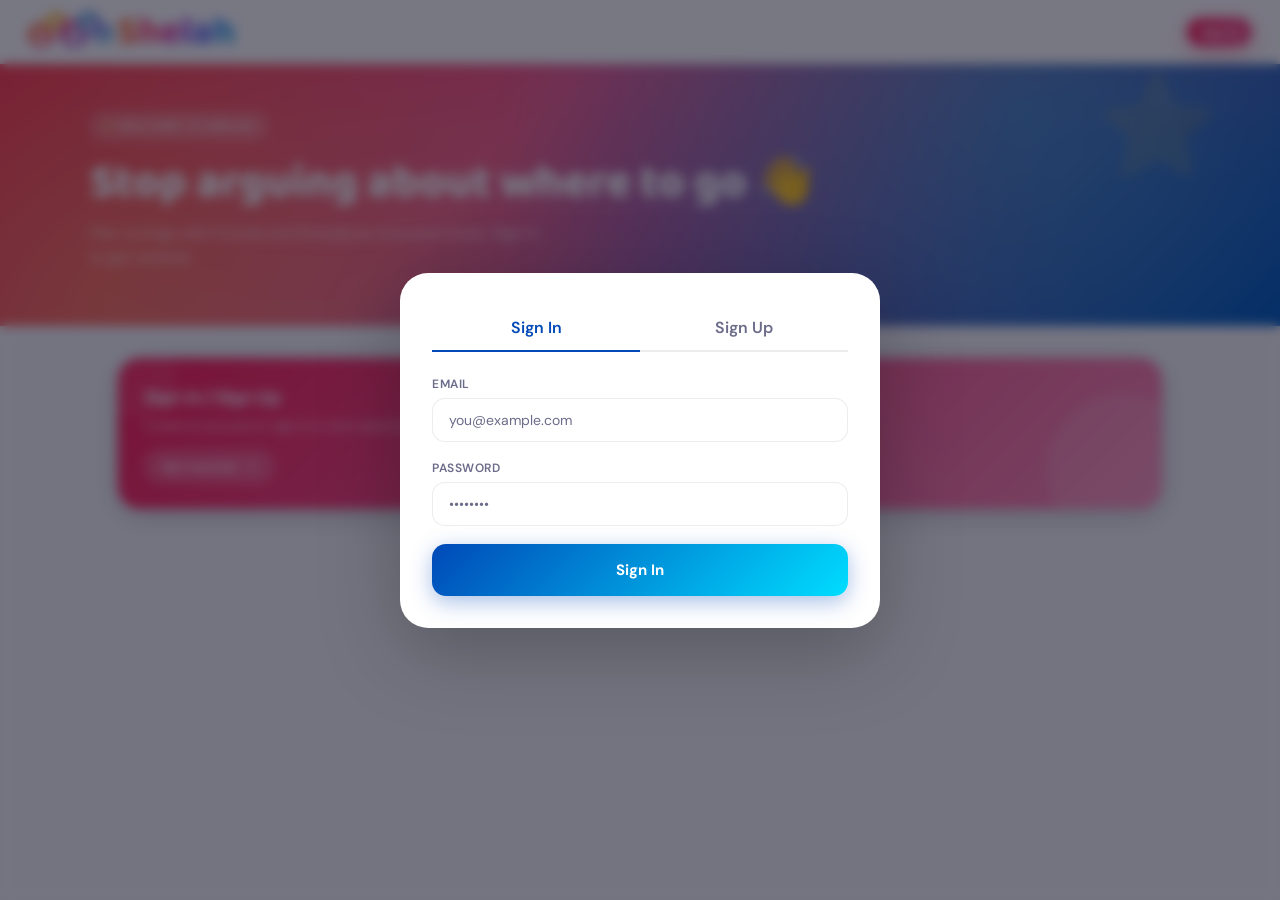
<file: recommendations.html>
<!DOCTYPE html>
<html lang="en">
<head>
  <meta charset="UTF-8">
  <meta name="viewport" content="width=device-width, initial-scale=1.0">
  <meta name="description" content="See the best-matched places for your Shelah group, ranked by everyone's budget, distance, and rating preferences. Vote for your favourites.">
  <title>Shelah — Recommendations</title>
  <link rel="stylesheet" href="/css/styles.css">
  <style>
    .hero-banner::after{content:'🌟';position:absolute;right:60px;top:12px;font-size:100px;opacity:.15;line-height:1;pointer-events:none;animation:spinStar 12s linear infinite}
    
    .hero-meta-row { display: flex; flex-wrap: wrap; gap: 10px; margin-top: 16px; }
    .hm-pill { display: inline-flex; align-items: center; gap: 6px; background: rgba(255,255,255,0.15); border: 1px solid rgba(255,255,255,0.25); padding: 6px 14px; border-radius: 50px; font-size: 13px; font-weight: 600; color: white; backdrop-filter: blur(4px); }
    
    .results-toolbar { display: flex; align-items: center; justify-content: space-between; margin-bottom: 24px; padding-bottom: 16px; border-bottom: 2px solid var(--border); }
    .results-count { font-size: 15px; font-weight: 700; color: var(--text); display: flex; align-items: center; gap: 8px; }
    .results-count span { background: var(--blue); color: white; padding: 2px 10px; border-radius: 50px; font-size: 12px; }

    .rec-list { display: flex; flex-direction: column; gap: 20px; }
    
    .rec-card { display: flex; background: white; border-radius: 20px; border: 1px solid var(--border); box-shadow: var(--shadow); overflow: hidden; position: relative; transition: all 0.25s cubic-bezier(0.22, 0.68, 0, 1.2); }
    .rec-card:hover { transform: translateY(-4px); box-shadow: 0 16px 40px rgba(0,0,0,0.12); border-color: rgba(0,73,183,0.2); }
    
    /* Rank Stripes */
    .rank-stripe { position: absolute; left: 0; top: 0; bottom: 0; width: 6px; z-index: 2; }
    .rank-1 { background: linear-gradient(to bottom, #ffe033, #ffaa00); }
    .rank-2 { background: linear-gradient(to bottom, #e2e8f0, #94a3b8); }
    .rank-3 { background: linear-gradient(to bottom, #fde68a, #d97706); }
    .rank-other { background: var(--border); }

    .rc-img-wrap { width: 220px; position: relative; display: flex; align-items: center; justify-content: center; font-size: 50px; background: #f0f0f5; flex-shrink: 0; }
    .rc-img-wrap img { width: 100%; height: 100%; object-fit: cover; }
    
    .rc-match-pill { position: absolute; top: 16px; left: 16px; background: white; color: var(--text); padding: 4px 12px 4px 6px; border-radius: 50px; font-size: 13px; font-weight: 800; display: flex; align-items: center; gap: 6px; box-shadow: 0 4px 12px rgba(0,0,0,0.15); z-index: 3; }
    .rc-match-dot { width: 10px; height: 10px; border-radius: 50%; }
    .dot-gold { background: #ffaa00; box-shadow: 0 0 8px #ffaa00; }
    .dot-green { background: #10B981; box-shadow: 0 0 8px #10B981; }
    .dot-blue { background: #0049B7; box-shadow: 0 0 8px #0049B7; }
    .dot-purple { background: #7c3aed; box-shadow: 0 0 8px #7c3aed; }
    .dot-orange { background: #ea580c; box-shadow: 0 0 8px #ea580c; }

    .rc-content { padding: 24px; flex: 1; display: flex; flex-direction: column; justify-content: center; }
    .rc-header { display: flex; justify-content: space-between; align-items: flex-start; margin-bottom: 8px; }
    .rc-title { font-family: 'Baloo 2', sans-serif; font-size: 24px; font-weight: 700; line-height: 1.1; margin-bottom: 4px; }
    .rc-type { font-size: 13px; font-weight: 600; color: var(--blue); text-transform: uppercase; letter-spacing: 0.5px; }
    
    .rc-stats { display: flex; gap: 16px; margin-bottom: 16px; }
    .rc-stat { display: flex; align-items: center; gap: 6px; font-size: 13.5px; color: var(--text-muted); font-weight: 500; }
    
    .rc-footer { display: flex; align-items: center; justify-content: space-between; margin-top: auto; padding-top: 16px; border-top: 1px solid var(--border); }
    
    .match-bar-wrap { flex: 1; max-width: 200px; display: flex; align-items: center; gap: 10px; }
    .match-bar-bg { flex: 1; height: 6px; background: rgba(0,0,0,0.06); border-radius: 10px; overflow: hidden; position: relative; }
    .match-bar-fill { height: 100%; border-radius: 10px; transition: width 1s cubic-bezier(0.22, 0.68, 0, 1.2); width: 0; }
    .fill-gold { background: linear-gradient(90deg, #ffe033, #ffaa00); }
    .fill-green { background: linear-gradient(90deg, #10B981, #059669); }
    .fill-blue { background: linear-gradient(90deg, #00DDFF, #0049B7); }
    .fill-purple { background: linear-gradient(90deg, #a78bfa, #7c3aed); }
    .fill-orange { background: linear-gradient(90deg, #ffaa00, #ea580c); }

    .vote-action { display: flex; align-items: center; gap: 12px; }
    .vote-count { font-size: 14px; font-weight: 700; color: var(--text-muted); }
    .vote-btn { width: 44px; height: 44px; border-radius: 50%; border: 2px solid var(--border); background: white; display: flex; align-items: center; justify-content: center; font-size: 20px; cursor: pointer; transition: all 0.2s cubic-bezier(0.22, 0.68, 0, 1.2); }
    .vote-btn:hover { border-color: var(--pink); color: var(--pink); transform: scale(1.1); }
    .vote-btn:active { transform: scale(0.95); }
    .vote-btn.voted { background: var(--red); border-color: var(--red); color: white; animation: popIn 0.3s cubic-bezier(0.22, 0.68, 0, 1.2); }

    @media(max-width: 700px) {
      .rec-card { flex-direction: column; }
      .rc-img-wrap { width: 100%; height: 180px; }
      .rank-stripe { width: 100%; height: 6px; bottom: auto; }
      .match-bar-wrap { max-width: 120px; }
    }
  </style>
</head>
<body>

  <!-- NAV -->
  <nav class="nav">
    <a href="/" class="nav-logo">
      <div class="row">
        <div class="bubs">
          <div class="bub" style="width:44px;height:44px;background:linear-gradient(135deg,#FF8C42,#FF4D8D);left:0;top:26px;"><svg width="44" height="44"><circle cx="22" cy="16" r="7" fill="rgba(255,255,255,0.82)"></circle><ellipse cx="22" cy="31" rx="10.5" ry="8" fill="rgba(255,255,255,0.82)"></ellipse></svg></div>
          <div class="bub" style="width:36px;height:36px;background:linear-gradient(135deg,#FFD93D,#FF8C42);left:30px;top:8px;"><svg width="36" height="36"><circle cx="18" cy="12" r="5.5" fill="rgba(255,255,255,0.82)"></circle><ellipse cx="18" cy="25" rx="8.5" ry="6.5" fill="rgba(255,255,255,0.82)"></ellipse></svg></div>
          <div class="bub" style="width:50px;height:50px;background:linear-gradient(135deg,#FF4D8D,#9B72E4);left:54px;top:20px;"><svg width="50" height="50"><circle cx="25" cy="17" r="8" fill="rgba(255,255,255,0.82)"></circle><ellipse cx="25" cy="35" rx="12.5" ry="9" fill="rgba(255,255,255,0.82)"></ellipse></svg></div>
          <div class="bub" style="width:38px;height:38px;background:linear-gradient(135deg,#3BBDE4,#9B72E4);left:86px;top:7px;"><svg width="38" height="38"><circle cx="19" cy="13" r="6" fill="rgba(255,255,255,0.82)"></circle><ellipse cx="19" cy="27" rx="9" ry="7" fill="rgba(255,255,255,0.82)"></ellipse></svg></div>
          <div class="bub" style="width:34px;height:34px;background:linear-gradient(135deg,#9B72E4,#3BBDE4);left:112px;top:28px;"><svg width="34" height="34"><circle cx="17" cy="11" r="5" fill="rgba(255,255,255,0.82)"></circle><ellipse cx="17" cy="24" rx="8" ry="6" fill="rgba(255,255,255,0.82)"></ellipse></svg></div>
        </div>
        <div>
          <div class="word fa" style="font-size:66px;">
            <span class="letter f1-l1">S</span><span class="letter f1-l2">h</span><span class="letter f1-l3">e</span><span class="letter f1-l4">l</span><span class="letter f1-l5">a</span><span class="letter f1-l6">h</span>
          </div>
          <div class="tag">your crew · your vibe</div>
        </div>
      </div>
    </a>
    <div class="nav-links">
      <a href="/friends.html"><svg width="15" height="15" viewBox="0 0 24 24" fill="none" stroke="currentColor" stroke-width="2"><path d="M16 21v-2a4 4 0 0 0-4-4H6a4 4 0 0 0-4 4v2"/><circle cx="9" cy="7" r="4"/><line x1="19" y1="8" x2="19" y2="14"/><line x1="16" y1="11" x2="22" y2="11"/></svg>Add Friend</a>
      <a href="/create-outing.html"><svg width="15" height="15" viewBox="0 0 24 24" fill="none" stroke="currentColor" stroke-width="2"><path d="M17 21v-2a4 4 0 0 0-4-4H5a4 4 0 0 0-4 4v2"/><circle cx="9" cy="7" r="4"/><path d="M23 21v-2a4 4 0 0 0-3-3.87"/><path d="M16 3.13a4 4 0 0 1 0 7.75"/></svg>Create Group</a>
      <a href="/outings.html" class="active"><svg width="15" height="15" viewBox="0 0 24 24" fill="none" stroke="currentColor" stroke-width="2"><rect x="3" y="4" width="18" height="18" rx="2"/><line x1="16" y1="2" x2="16" y2="6"/><line x1="8" y1="2" x2="8" y2="6"/><line x1="3" y1="10" x2="21" y2="10"/></svg>Outings</a>
    </div>
    <div class="nav-right" id="nav-user"></div>
  </nav>

  <!-- HERO -->
  <div class="hero-banner blue">
    <div class="hero-inner">
      <div class="hero-eyebrow"><span class="dot"></span> Shelah Results</div>
      <h1 class="hero-title" id="groupNameTitle">Loading...</h1>
      <p class="hero-sub">Here are the best matches for your group, calculated by combining everyone's preferences for budget, distance, ratings, and location types.</p>
      
      <div class="hero-meta-row" id="heroMeta">
        <div class="hm-pill"><span class="spinner" style="width:14px;height:14px"></span> Loading details</div>
      </div>
    </div>
  </div>

  <div class="page-body">
    <div class="results-toolbar">
      <div class="results-count">Recommended Spots <span id="recCount">0</span></div>
      <button class="btn btn-primary" id="confirm-voting-btn" onclick="handleConfirmVoting()" style="background:#ffaa00;border-color:#ffaa00;color:white">Confirm Voting ✅</button>
    </div>

    <div class="rec-list" id="recList">
      <div style="padding:60px 20px;text-align:center">
        <span class="spinner" style="display:inline-block;border-color:var(--blue);border-top-color:transparent;width:40px;height:40px;margin-bottom:20px"></span>
        <h3 style="font-family:'Baloo 2';font-size:20px">Crunching the numbers...</h3>
        <p style="color:var(--text-muted)">Calculating the perfect match for everyone.</p>
      </div>
    </div>
  </div>

  <div class="toast-fixed" id="toast"></div>

  <script src="/js/api.js"></script>
  <script src="/js/auth.js"></script>
  <script>
    const urlParams = new URLSearchParams(window.location.search);
    const outingId = urlParams.get('outing_id');

    async function onAuthReady() {
      if (!requireAuth()) return;
      if (!outingId) { window.location.href = '/outings.html'; return; }
      await loadOutingDetails();
      await loadRecommendations();
    }

    async function loadOutingDetails() {
      try {
        const data = await getOuting(outingId);
        const o = data.outing;
        window.membersCount = data.members.length;
        document.getElementById('groupNameTitle').innerHTML = `${escapeHtml(o.name)} ⛺`;
        
        const d = new Date(o.scheduled_date + 'T00:00:00');
        const dateStr = d.toLocaleDateString('en-US', {month:'short', day:'numeric', year:'numeric'});
        
        document.getElementById('heroMeta').innerHTML = `
          <div class="hm-pill">🗓️ ${dateStr}</div>
          <div class="hm-pill">👥 ${data.members.length} members</div>
        `;
      } catch(e) {}
    }

    async function loadRecommendations() {
      try {
        const data = await getRecommendations(outingId);
        const places = data.places || [];
        
        document.getElementById('recCount').textContent = places.length;
        
        if (!places.length) {
          document.getElementById('recList').innerHTML = `
            <div class="empty-state">
              <div class="icon">🤷</div>
              <div class="title">No matches found</div>
              <p>We couldn't find any places that meet the group's requirements. Try adjusting your preferences.</p>
              <br><a href="/outing.html?id=${outingId}" class="btn btn-outline">Back to Group</a>
            </div>
          `;
          return;
        }

        document.getElementById('recList').innerHTML = places.map((p, idx) => {
          const rank = idx + 1;
          const rankClass = rank === 1 ? 'rank-1' : rank === 2 ? 'rank-2' : rank === 3 ? 'rank-3' : 'rank-other';
          const matchColor = p.match_color || 'blue';
          const everyoneVoted = (p.vote_count === window.membersCount && window.membersCount > 0);
          
          return `
            <div class="rec-card" style="${everyoneVoted ? 'border: 2px solid #ffaa00; box-shadow: 0 8px 24px rgba(255,170,0,0.2); transform: scale(1.02);' : ''}">
              <div class="rank-stripe ${rankClass}"></div>
              
              <div class="rc-img-wrap">
                ${p.thumbnail_url ? `<img src="${escapeHtml(p.thumbnail_url)}">` : '🏪'}
                <div class="rc-match-pill">
                  <div class="rc-match-dot dot-${matchColor}"></div>
                  ${p.match_percentage}% Match
                </div>
              </div>

              <div class="rc-content">
                <div class="rc-header">
                  <div>
                    <div class="rc-type">${p.location_type_icon||'📍'} ${escapeHtml(p.location_type_name||'Place')}</div>
                    <div class="rc-title">${rank}. ${escapeHtml(p.name)}</div>
                  </div>
                  ${everyoneVoted ? `<div class="everyone-voted-label" style="background:#ffaa00;color:white;padding:4px 12px;border-radius:50px;font-size:12px;font-weight:800;display:flex;align-items:center;gap:4px">🌟 EVERYONE VOTED</div>` : ''}
                </div>
                
                <div class="rc-stats">
                  <div class="rc-stat">📍 ${p.distance_km ? p.distance_km+' km away' : escapeHtml(p.city||'')}</div>
                  <div class="rc-stat">💰 ${p.price_per_person_egp ? p.price_per_person_egp + ' EGP' : 'Price varies'}</div>
                  <div class="rc-stat">⭐ ${parseFloat(p.rating).toFixed(1)}</div>
                  ${p.popularity ? `<div class="rc-stat">🔥 ${p.popularity.charAt(0).toUpperCase() + p.popularity.slice(1)}</div>` : ''}
                </div>
                
                <div class="rc-footer">
                  <div class="match-bar-wrap">
                    <div class="match-bar-bg">
                      <div class="match-bar-fill fill-${matchColor}" style="width: 0" data-width="${p.match_percentage}%"></div>
                    </div>
                    <span style="font-size:12px;font-weight:700;color:var(--text-muted)">Fit</span>
                  </div>
                  
                  <div class="vote-action">
                    <span class="vote-count" id="count-${p.id}">${p.vote_count} vote${p.vote_count!==1?'s':''}</span>
                    <button class="vote-btn ${p.user_voted?'voted':''}" id="btn-${p.id}" onclick="handleVote('${p.id}', this)">👍</button>
                  </div>
                </div>
              </div>
            </div>
          `;
        }).join('');

        // Trigger animations
        setTimeout(() => {
          document.querySelectorAll('.match-bar-fill').forEach(el => {
            el.style.width = el.getAttribute('data-width');
          });
        }, 100);

      } catch(e) {
        document.getElementById('recList').innerHTML = `
          <div class="empty-state">
            <div class="icon">⚠️</div>
            <div class="title">Could not load recommendations</div>
            <p>${escapeHtml(e.error || 'Please try again later')}</p>
            <br><a href="/outing.html?id=${outingId}" class="btn btn-outline">Back to Group</a>
          </div>
        `;
      }
    }

    async function handleVote(placeId, btnEl) {
      // Optimistic update
      const isVoted = btnEl.classList.contains('voted');
      const countEl = document.getElementById('count-'+placeId);
      let count = parseInt(countEl.textContent);
      
      if (isVoted) {
        btnEl.classList.remove('voted');
        count--;
      } else {
        btnEl.classList.add('voted');
        count++;
        showPageToast('Vote cast! 👍');
      }
      countEl.textContent = `${count} vote${count!==1?'s':''}`;
      
      // Update UI if everyone voted
      const cardEl = btnEl.closest('.rec-card');
      const headerEl = cardEl.querySelector('.rc-header');
      let everyoneVotedLabel = headerEl.querySelector('.everyone-voted-label');
      
      if (count === window.membersCount && window.membersCount > 0) {
        cardEl.style.border = '2px solid #ffaa00';
        cardEl.style.boxShadow = '0 8px 24px rgba(255,170,0,0.2)';
        cardEl.style.transform = 'scale(1.02)';
        if (!everyoneVotedLabel) {
          headerEl.innerHTML += `<div class="everyone-voted-label" style="background:#ffaa00;color:white;padding:4px 12px;border-radius:50px;font-size:12px;font-weight:800;display:flex;align-items:center;gap:4px">🌟 EVERYONE VOTED</div>`;
        }
      } else {
        cardEl.style.border = '';
        cardEl.style.boxShadow = '';
        cardEl.style.transform = '';
        if (everyoneVotedLabel) {
          everyoneVotedLabel.remove();
        }
      }

      try {
        await toggleVote(outingId, placeId);
      } catch (err) {
        // Revert on error
        if (isVoted) {
          btnEl.classList.add('voted');
          countEl.textContent = `${count+1} vote${count+1!==1?'s':''}`;
        } else {
          btnEl.classList.remove('voted');
          countEl.textContent = `${count-1} vote${count-1!==1?'s':''}`;
        }
        showPageToast('❌ Failed to save vote');
      }
    }

    async function handleConfirmVoting() {
      const btn = document.getElementById('confirm-voting-btn');
      btn.disabled = true;
      btn.textContent = 'Confirming...';
      try {
        await confirmVotes(outingId);
        showPageToast('Votes confirmed! ✅');
        setTimeout(() => {
          window.location.href = '/outing.html?id=' + outingId;
        }, 1000);
      } catch (err) {
        showPageToast('❌ ' + (err.error || 'Failed to confirm votes'));
        btn.disabled = false;
        btn.textContent = 'Confirm Voting ✅';
      }
    }

    let toastTimer;
    function showPageToast(msg) {
      const t = document.getElementById('toast');
      t.textContent = msg; t.classList.add('show');
      clearTimeout(toastTimer);
      toastTimer = setTimeout(()=>t.classList.remove('show'), 2800);
    }
  </script>
</body>
</html>
</file>
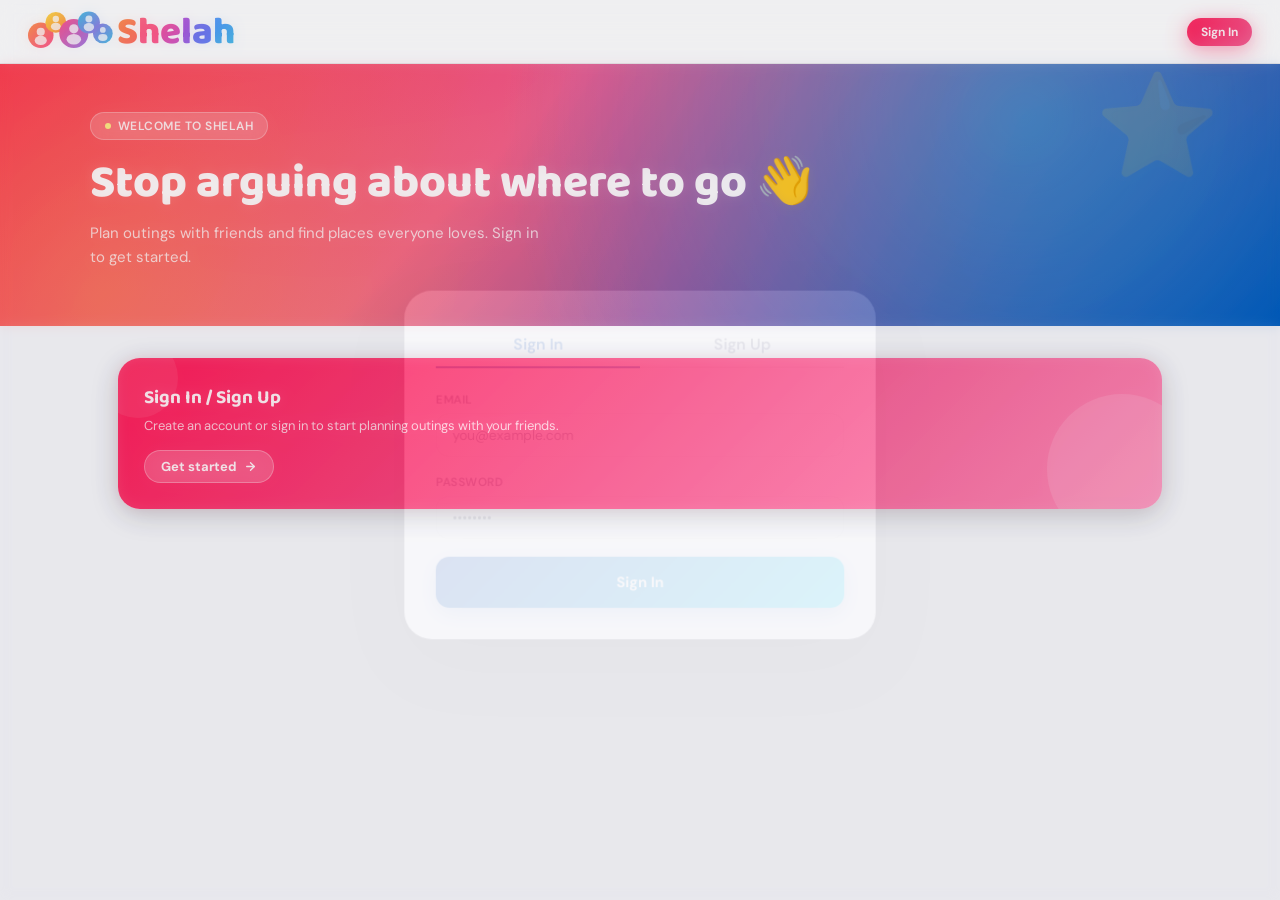
<file: voted-places.html>
<!DOCTYPE html>
<html lang="en">
<head>
  <meta charset="UTF-8">
  <meta name="viewport" content="width=device-width, initial-scale=1.0">
  <meta name="description" content="View the places your entire Shelah group agreed on. These are the spots where every member voted yes — your final outing picks.">
  <title>Shelah — Voted Places</title>
  <link rel="stylesheet" href="/css/styles.css">
  <style>
    .hero-banner::after{content:'🌟';position:absolute;right:60px;top:12px;font-size:100px;opacity:.15;line-height:1;pointer-events:none;animation:spinStar 12s linear infinite}
    
    .hero-meta-row { display: flex; flex-wrap: wrap; gap: 10px; margin-top: 16px; }
    .hm-pill { display: inline-flex; align-items: center; gap: 6px; background: rgba(255,255,255,0.15); border: 1px solid rgba(255,255,255,0.25); padding: 6px 14px; border-radius: 50px; font-size: 13px; font-weight: 600; color: white; backdrop-filter: blur(4px); }
    
    .results-toolbar { display: flex; align-items: center; justify-content: space-between; margin-bottom: 24px; padding-bottom: 16px; border-bottom: 2px solid var(--border); }
    .results-count { font-size: 15px; font-weight: 700; color: var(--text); display: flex; align-items: center; gap: 8px; }
    .results-count span { background: var(--blue); color: white; padding: 2px 10px; border-radius: 50px; font-size: 12px; }

    .rec-list { display: flex; flex-direction: column; gap: 20px; }
    
    .rec-card { display: flex; background: white; border-radius: 20px; border: 1px solid var(--border); box-shadow: var(--shadow); overflow: hidden; position: relative; transition: all 0.25s cubic-bezier(0.22, 0.68, 0, 1.2); }
    .rec-card:hover { transform: translateY(-4px); box-shadow: 0 16px 40px rgba(0,0,0,0.12); border-color: rgba(0,73,183,0.2); }
    
    /* Rank Stripes */
    .rank-stripe { position: absolute; left: 0; top: 0; bottom: 0; width: 6px; z-index: 2; }
    .rank-1 { background: linear-gradient(to bottom, #ffe033, #ffaa00); }
    .rank-2 { background: linear-gradient(to bottom, #e2e8f0, #94a3b8); }
    .rank-3 { background: linear-gradient(to bottom, #fde68a, #d97706); }
    .rank-other { background: var(--border); }

    .rc-img-wrap { width: 220px; position: relative; display: flex; align-items: center; justify-content: center; font-size: 50px; background: #f0f0f5; flex-shrink: 0; }
    .rc-img-wrap img { width: 100%; height: 100%; object-fit: cover; }
    
    .rc-match-pill { position: absolute; top: 16px; left: 16px; background: white; color: var(--text); padding: 4px 12px 4px 6px; border-radius: 50px; font-size: 13px; font-weight: 800; display: flex; align-items: center; gap: 6px; box-shadow: 0 4px 12px rgba(0,0,0,0.15); z-index: 3; }
    .rc-match-dot { width: 10px; height: 10px; border-radius: 50%; }
    .dot-gold { background: #ffaa00; box-shadow: 0 0 8px #ffaa00; }
    .dot-green { background: #10B981; box-shadow: 0 0 8px #10B981; }
    .dot-blue { background: #0049B7; box-shadow: 0 0 8px #0049B7; }
    .dot-purple { background: #7c3aed; box-shadow: 0 0 8px #7c3aed; }
    .dot-orange { background: #ea580c; box-shadow: 0 0 8px #ea580c; }

    .rc-content { padding: 24px; flex: 1; display: flex; flex-direction: column; justify-content: center; }
    .rc-header { display: flex; justify-content: space-between; align-items: flex-start; margin-bottom: 8px; }
    .rc-title { font-family: 'Baloo 2', sans-serif; font-size: 24px; font-weight: 700; line-height: 1.1; margin-bottom: 4px; }
    .rc-type { font-size: 13px; font-weight: 600; color: var(--blue); text-transform: uppercase; letter-spacing: 0.5px; }
    
    .rc-stats { display: flex; gap: 16px; margin-bottom: 16px; }
    .rc-stat { display: flex; align-items: center; gap: 6px; font-size: 13.5px; color: var(--text-muted); font-weight: 500; }
    
    .rc-footer { display: flex; align-items: center; justify-content: space-between; margin-top: auto; padding-top: 16px; border-top: 1px solid var(--border); }
    
    .match-bar-wrap { flex: 1; max-width: 200px; display: flex; align-items: center; gap: 10px; }
    .match-bar-bg { flex: 1; height: 6px; background: rgba(0,0,0,0.06); border-radius: 10px; overflow: hidden; position: relative; }
    .match-bar-fill { height: 100%; border-radius: 10px; transition: width 1s cubic-bezier(0.22, 0.68, 0, 1.2); width: 0; }
    .fill-gold { background: linear-gradient(90deg, #ffe033, #ffaa00); }
    .fill-green { background: linear-gradient(90deg, #10B981, #059669); }
    .fill-blue { background: linear-gradient(90deg, #00DDFF, #0049B7); }
    .fill-purple { background: linear-gradient(90deg, #a78bfa, #7c3aed); }
    .fill-orange { background: linear-gradient(90deg, #ffaa00, #ea580c); }

    .vote-action { display: flex; align-items: center; gap: 12px; }
    .vote-count { font-size: 14px; font-weight: 700; color: var(--text-muted); }
    .vote-btn { width: 44px; height: 44px; border-radius: 50%; border: 2px solid var(--border); background: white; display: flex; align-items: center; justify-content: center; font-size: 20px; cursor: pointer; transition: all 0.2s cubic-bezier(0.22, 0.68, 0, 1.2); }
    .vote-btn:hover { border-color: var(--pink); color: var(--pink); transform: scale(1.1); }
    .vote-btn:active { transform: scale(0.95); }
    .vote-btn.voted { background: var(--red); border-color: var(--red); color: white; animation: popIn 0.3s cubic-bezier(0.22, 0.68, 0, 1.2); }

    @media(max-width: 700px) {
      .rec-card { flex-direction: column; }
      .rc-img-wrap { width: 100%; height: 180px; }
      .rank-stripe { width: 100%; height: 6px; bottom: auto; }
      .match-bar-wrap { max-width: 120px; }
    }
  </style>
</head>
<body>

  <!-- NAV -->
  <nav class="nav">
    <a href="/" class="nav-logo">
      <div class="row">
        <div class="bubs">
          <div class="bub" style="width:44px;height:44px;background:linear-gradient(135deg,#FF8C42,#FF4D8D);left:0;top:26px;"><svg width="44" height="44"><circle cx="22" cy="16" r="7" fill="rgba(255,255,255,0.82)"></circle><ellipse cx="22" cy="31" rx="10.5" ry="8" fill="rgba(255,255,255,0.82)"></ellipse></svg></div>
          <div class="bub" style="width:36px;height:36px;background:linear-gradient(135deg,#FFD93D,#FF8C42);left:30px;top:8px;"><svg width="36" height="36"><circle cx="18" cy="12" r="5.5" fill="rgba(255,255,255,0.82)"></circle><ellipse cx="18" cy="25" rx="8.5" ry="6.5" fill="rgba(255,255,255,0.82)"></ellipse></svg></div>
          <div class="bub" style="width:50px;height:50px;background:linear-gradient(135deg,#FF4D8D,#9B72E4);left:54px;top:20px;"><svg width="50" height="50"><circle cx="25" cy="17" r="8" fill="rgba(255,255,255,0.82)"></circle><ellipse cx="25" cy="35" rx="12.5" ry="9" fill="rgba(255,255,255,0.82)"></ellipse></svg></div>
          <div class="bub" style="width:38px;height:38px;background:linear-gradient(135deg,#3BBDE4,#9B72E4);left:86px;top:7px;"><svg width="38" height="38"><circle cx="19" cy="13" r="6" fill="rgba(255,255,255,0.82)"></circle><ellipse cx="19" cy="27" rx="9" ry="7" fill="rgba(255,255,255,0.82)"></ellipse></svg></div>
          <div class="bub" style="width:34px;height:34px;background:linear-gradient(135deg,#9B72E4,#3BBDE4);left:112px;top:28px;"><svg width="34" height="34"><circle cx="17" cy="11" r="5" fill="rgba(255,255,255,0.82)"></circle><ellipse cx="17" cy="24" rx="8" ry="6" fill="rgba(255,255,255,0.82)"></ellipse></svg></div>
        </div>
        <div>
          <div class="word fa" style="font-size:66px;">
            <span class="letter f1-l1">S</span><span class="letter f1-l2">h</span><span class="letter f1-l3">e</span><span class="letter f1-l4">l</span><span class="letter f1-l5">a</span><span class="letter f1-l6">h</span>
          </div>
          <div class="tag">your crew · your vibe</div>
        </div>
      </div>
    </a>
    <div class="nav-links">
      <a href="/friends.html"><svg width="15" height="15" viewBox="0 0 24 24" fill="none" stroke="currentColor" stroke-width="2"><path d="M16 21v-2a4 4 0 0 0-4-4H6a4 4 0 0 0-4 4v2"/><circle cx="9" cy="7" r="4"/><line x1="19" y1="8" x2="19" y2="14"/><line x1="16" y1="11" x2="22" y2="11"/></svg>Add Friend</a>
      <a href="/create-outing.html"><svg width="15" height="15" viewBox="0 0 24 24" fill="none" stroke="currentColor" stroke-width="2"><path d="M17 21v-2a4 4 0 0 0-4-4H5a4 4 0 0 0-4 4v2"/><circle cx="9" cy="7" r="4"/><path d="M23 21v-2a4 4 0 0 0-3-3.87"/><path d="M16 3.13a4 4 0 0 1 0 7.75"/></svg>Create Group</a>
      <a href="/outings.html" class="active"><svg width="15" height="15" viewBox="0 0 24 24" fill="none" stroke="currentColor" stroke-width="2"><rect x="3" y="4" width="18" height="18" rx="2"/><line x1="16" y1="2" x2="16" y2="6"/><line x1="8" y1="2" x2="8" y2="6"/><line x1="3" y1="10" x2="21" y2="10"/></svg>Outings</a>
    </div>
    <div class="nav-right" id="nav-user"></div>
  </nav>

  <!-- HERO -->
  <div class="hero-banner blue">
    <div class="hero-inner">
      <div class="hero-eyebrow"><span class="dot"></span> Final Selection</div>
      <h1 class="hero-title" id="groupNameTitle">Loading...</h1>
      <p class="hero-sub">Here are the places that everyone in the group has agreed on.</p>
      
      <div class="hero-meta-row" id="heroMeta">
        <div class="hm-pill"><span class="spinner" style="width:14px;height:14px"></span> Loading details</div>
      </div>
    </div>
  </div>

  <div class="page-body">
    <div class="results-toolbar">
      <div class="results-count">Voted Spots <span id="recCount">0</span></div>
    </div>

    <div class="rec-list" id="recList">
      <div style="padding:60px 20px;text-align:center">
        <span class="spinner" style="display:inline-block;border-color:var(--blue);border-top-color:transparent;width:40px;height:40px;margin-bottom:20px"></span>
        <h3 style="font-family:'Baloo 2';font-size:20px">Crunching the numbers...</h3>
        <p style="color:var(--text-muted)">Calculating the perfect match for everyone.</p>
      </div>
    </div>
  </div>

  <div class="toast-fixed" id="toast"></div>

  <script src="/js/api.js"></script>
  <script src="/js/auth.js"></script>
  <script>
    const urlParams = new URLSearchParams(window.location.search);
    const outingId = urlParams.get('outing_id');

    async function onAuthReady() {
      if (!requireAuth()) return;
      if (!outingId) { window.location.href = '/outings.html'; return; }
      await loadOutingDetails();
      await loadRecommendations();
    }

    async function loadOutingDetails() {
      try {
        const data = await getOuting(outingId);
        const o = data.outing;
        window.membersCount = data.members.length;
        document.getElementById('groupNameTitle').innerHTML = `${escapeHtml(o.name)} ⛺`;
        
        const d = new Date(o.scheduled_date + 'T00:00:00');
        const dateStr = d.toLocaleDateString('en-US', {month:'short', day:'numeric', year:'numeric'});
        
        document.getElementById('heroMeta').innerHTML = `
          <div class="hm-pill">🗓️ ${dateStr}</div>
          <div class="hm-pill">👥 ${data.members.length} members</div>
        `;
      } catch(e) {}
    }

    async function loadRecommendations() {
      try {
        const data = await getRecommendations(outingId);
        // Filter to only places where everyone voted
        const places = (data.places || []).filter(p => p.vote_count === window.membersCount && window.membersCount > 0);
        
        document.getElementById('recCount').textContent = places.length;
        
        if (!places.length) {
          document.getElementById('recList').innerHTML = `
            <div class="empty-state">
              <div class="icon">🤷</div>
              <div class="title">No Consensus Reached</div>
              <p>There are no places that everyone in the group voted for.</p>
              <br><a href="/outing.html?id=${outingId}" class="btn btn-outline">Back to Group</a>
            </div>
          `;
          return;
        }

        document.getElementById('recList').innerHTML = places.map((p, idx) => {
          const rank = idx + 1;
          const rankClass = rank === 1 ? 'rank-1' : rank === 2 ? 'rank-2' : rank === 3 ? 'rank-3' : 'rank-other';
          const matchColor = p.match_color || 'blue';
          const everyoneVoted = (p.vote_count === window.membersCount && window.membersCount > 0);
          
          return `
            <div class="rec-card" style="${everyoneVoted ? 'border: 2px solid #ffaa00; box-shadow: 0 8px 24px rgba(255,170,0,0.2); transform: scale(1.02);' : ''}">
              <div class="rank-stripe ${rankClass}"></div>
              
              <div class="rc-img-wrap">
                ${p.thumbnail_url ? `<img src="${escapeHtml(p.thumbnail_url)}">` : '🏪'}
                <div class="rc-match-pill">
                  <div class="rc-match-dot dot-${matchColor}"></div>
                  ${p.match_percentage}% Match
                </div>
              </div>

              <div class="rc-content">
                <div class="rc-header">
                  <div>
                    <div class="rc-type">${p.location_type_icon||'📍'} ${escapeHtml(p.location_type_name||'Place')}</div>
                    <div class="rc-title">${rank}. ${escapeHtml(p.name)}</div>
                  </div>
                  ${everyoneVoted ? `<div class="everyone-voted-label" style="background:#ffaa00;color:white;padding:4px 12px;border-radius:50px;font-size:12px;font-weight:800;display:flex;align-items:center;gap:4px">🌟 EVERYONE VOTED</div>` : ''}
                </div>
                
                <div class="rc-stats">
                  <div class="rc-stat">📍 ${p.distance_km ? p.distance_km+' km away' : escapeHtml(p.city||'')}</div>
                  <div class="rc-stat">💰 ${p.price_per_person_egp ? p.price_per_person_egp + ' EGP' : 'Price varies'}</div>
                  <div class="rc-stat">⭐ ${parseFloat(p.rating).toFixed(1)}</div>
                  ${p.popularity ? `<div class="rc-stat">🔥 ${p.popularity.charAt(0).toUpperCase() + p.popularity.slice(1)}</div>` : ''}
                </div>
                
                <div class="rc-footer">
                  <div class="match-bar-wrap">
                    <div class="match-bar-bg">
                      <div class="match-bar-fill fill-${matchColor}" style="width: 0" data-width="${p.match_percentage}%"></div>
                    </div>
                    <span style="font-size:12px;font-weight:700;color:var(--text-muted)">Fit</span>
                  </div>
                </div>
              </div>
            </div>
          `;
        }).join('');

        // Trigger animations
        setTimeout(() => {
          document.querySelectorAll('.match-bar-fill').forEach(el => {
            el.style.width = el.getAttribute('data-width');
          });
        }, 100);

      } catch(e) {
        document.getElementById('recList').innerHTML = `
          <div class="empty-state">
            <div class="icon">⚠️</div>
            <div class="title">Could not load recommendations</div>
            <p>${escapeHtml(e.error || 'Please try again later')}</p>
            <br><a href="/outing.html?id=${outingId}" class="btn btn-outline">Back to Group</a>
          </div>
        `;
      }
    }

    let toastTimer;
    function showPageToast(msg) {
      const t = document.getElementById('toast');
      t.textContent = msg; t.classList.add('show');
      clearTimeout(toastTimer);
      toastTimer = setTimeout(()=>t.classList.remove('show'), 2800);
    }
  </script>
</body>
</html>
</file>
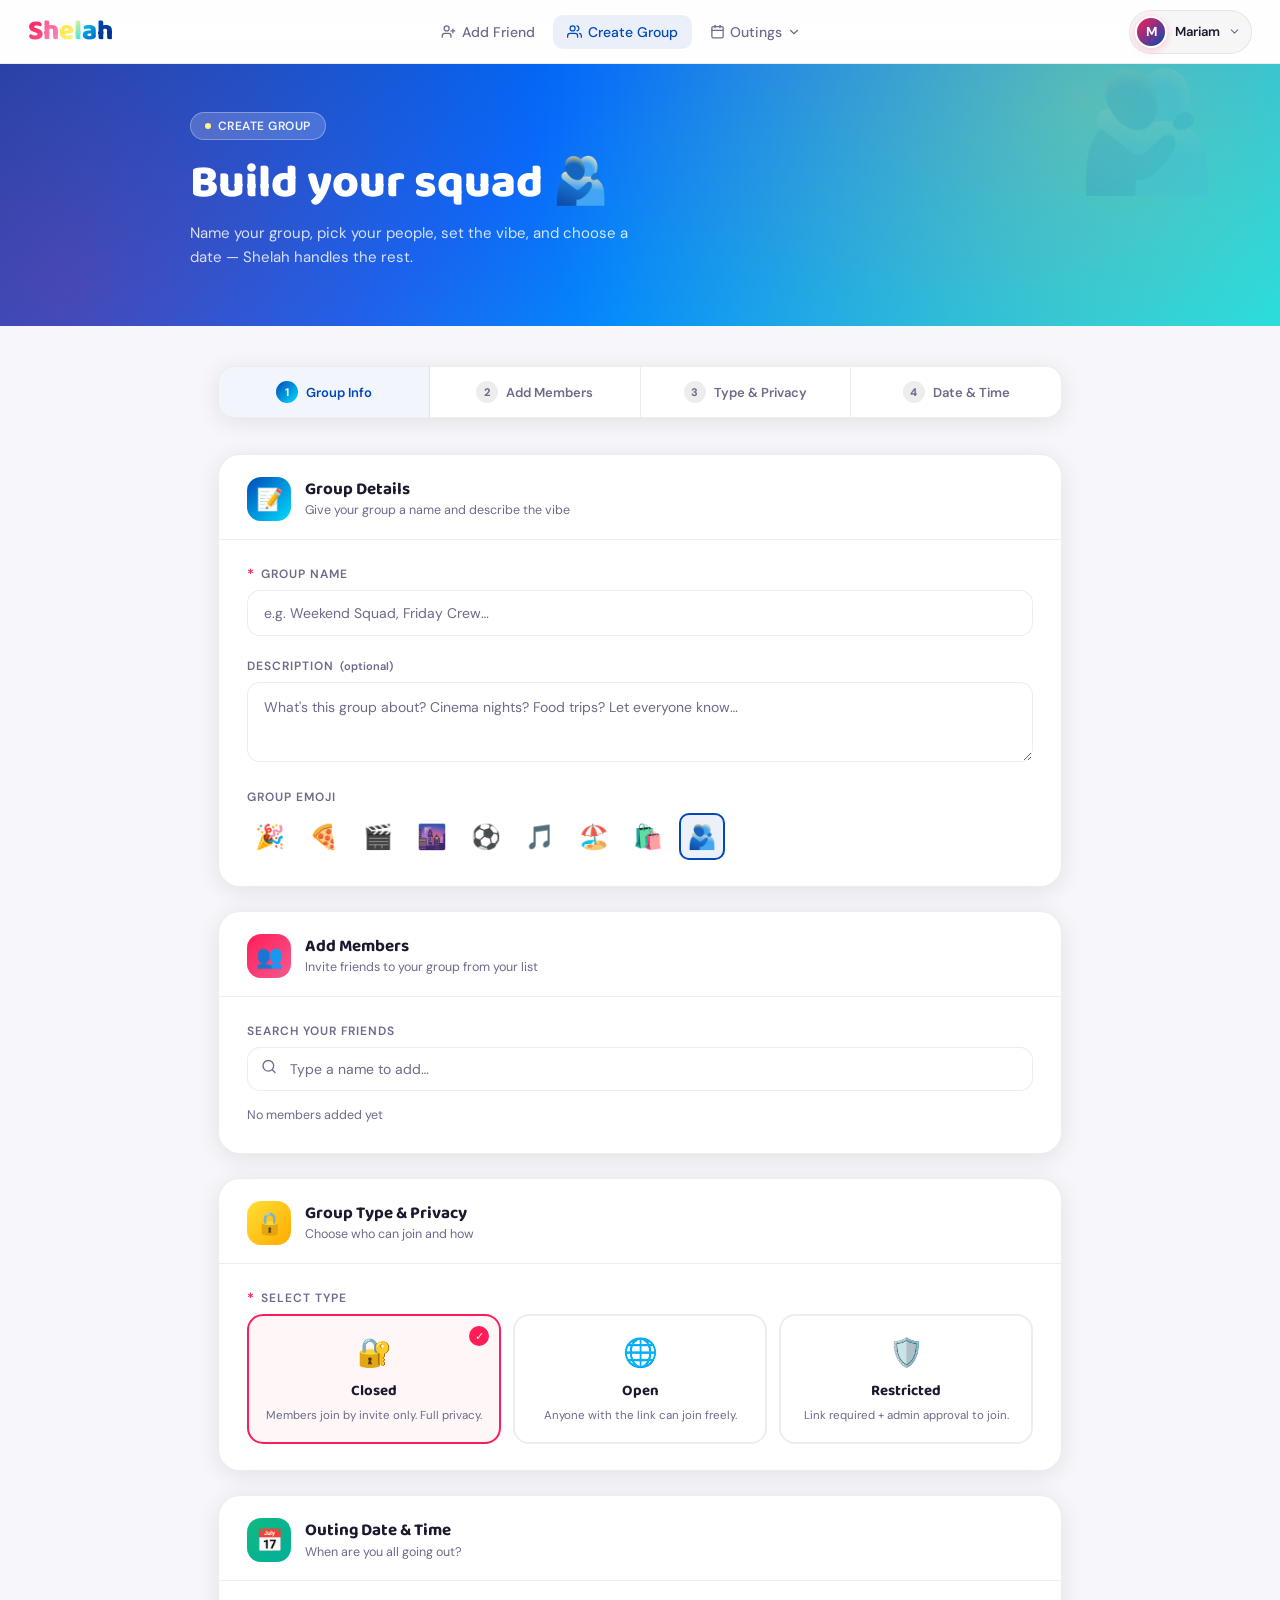
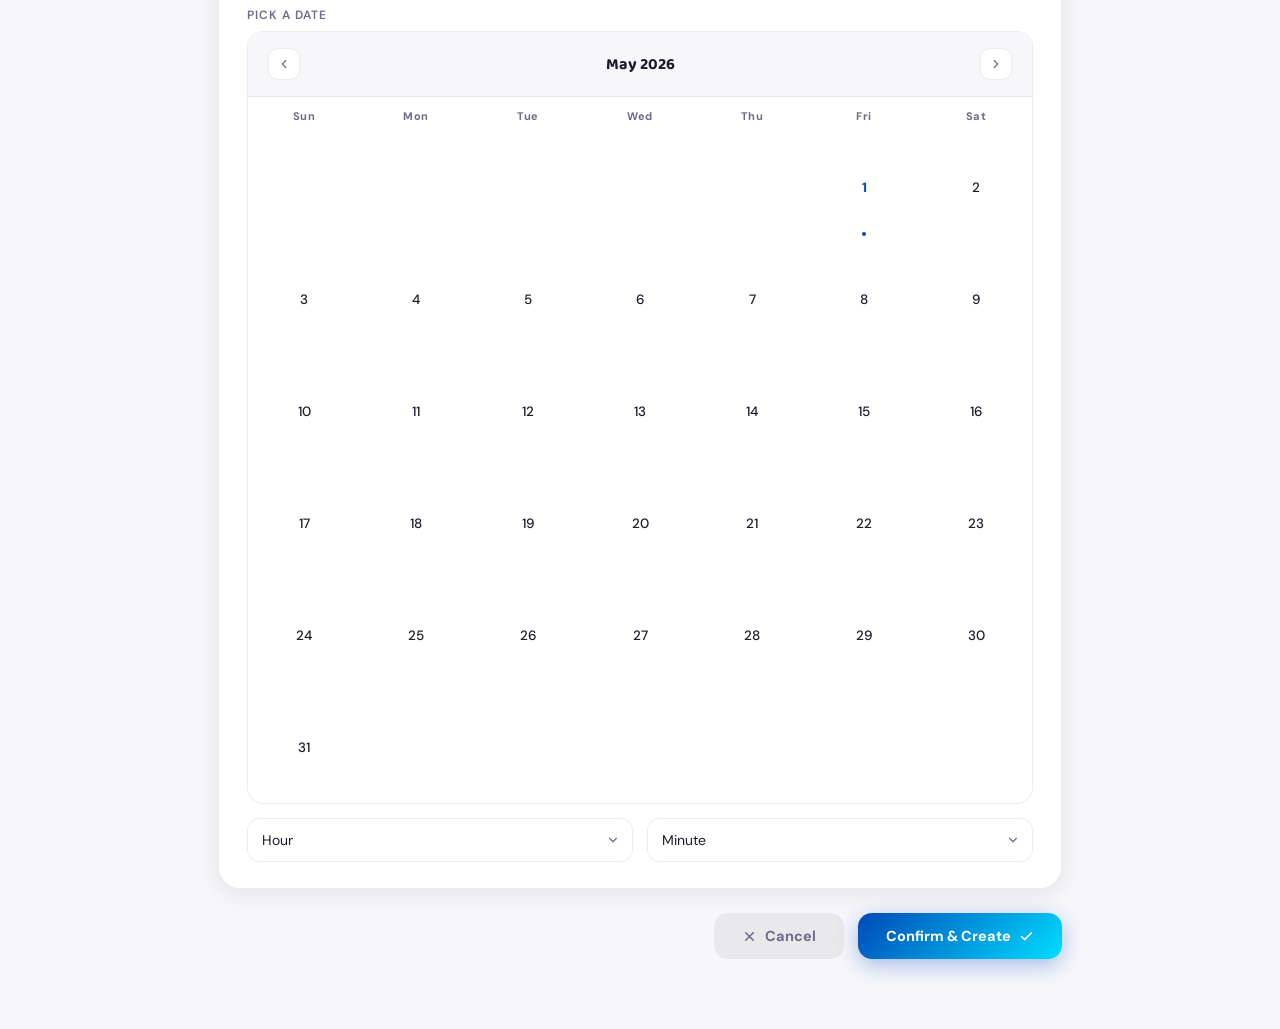
<file: temp/create.html>
<!DOCTYPE html>
<html lang="en">
<head>
<meta charset="UTF-8">
<meta name="viewport" content="width=device-width, initial-scale=1.0">
<title>Shelah — Create Group</title>
<link rel="preconnect" href="https://fonts.googleapis.com">
<link rel="preconnect" href="https://fonts.gstatic.com" crossorigin>
<link href="https://fonts.googleapis.com/css2?family=Baloo+2:wght@400;600;700;800&family=DM+Sans:wght@300;400;500;600&display=swap" rel="stylesheet">
<style>
:root {
  --red: #FF1D58; --pink: #F75990;
  --yellow-warm: #ffe033; --yellow: #FFF685;
  --cyan: #00DDFF; --blue: #0049B7; --blue-dark: #002a7a;
  --white: #ffffff; --text: #1a1a2e; --text-muted: #6b6b8a;
  --border: rgba(0,0,0,0.07); --radius: 22px;
  --shadow: 0 4px 24px rgba(0,0,0,0.09);
}
*,*::before,*::after{box-sizing:border-box;margin:0;padding:0}
body{font-family:'DM Sans',sans-serif;background:#f7f7fb;min-height:100vh;color:var(--text);-webkit-font-smoothing:antialiased}
 
/* NAV */
nav{position:sticky;top:0;z-index:100;background:rgba(255,255,255,0.88);backdrop-filter:blur(18px);border-bottom:1px solid var(--border);padding:0 28px;display:flex;align-items:center;justify-content:space-between;height:64px}
.nav-logo{font-family:'Baloo 2',sans-serif;font-weight:800;font-size:28px;line-height:1;display:flex;align-items:baseline;text-decoration:none}
.l1{background:linear-gradient(135deg,#FF1D58,#F75990);-webkit-background-clip:text;-webkit-text-fill-color:transparent;background-clip:text}
.l2{background:linear-gradient(135deg,#F75990,#ff8cb8);-webkit-background-clip:text;-webkit-text-fill-color:transparent;background-clip:text}
.l3{background:linear-gradient(135deg,#ffe033,#FFF685);-webkit-background-clip:text;-webkit-text-fill-color:transparent;background-clip:text}
.l4{background:linear-gradient(135deg,#FFF685,#00DDFF);-webkit-background-clip:text;-webkit-text-fill-color:transparent;background-clip:text}
.l5{background:linear-gradient(135deg,#00DDFF,#0049B7);-webkit-background-clip:text;-webkit-text-fill-color:transparent;background-clip:text}
.l6{background:linear-gradient(135deg,#0049B7,#002a7a);-webkit-background-clip:text;-webkit-text-fill-color:transparent;background-clip:text}
.nav-links{display:flex;align-items:center;gap:4px}
.nav-links a{text-decoration:none;color:var(--text-muted);font-size:14px;font-weight:500;padding:8px 14px;border-radius:10px;transition:background .2s,color .2s;display:flex;align-items:center;gap:6px}
.nav-links a:hover{background:rgba(0,0,0,0.05);color:var(--text)}
.nav-links a.active{background:rgba(0,73,183,0.08);color:var(--blue)}
.nav-dropdown{position:relative}
.nav-dropdown>a{display:flex;align-items:center;gap:5px}
.nav-dropdown>a .chev{width:14px;height:14px;stroke:currentColor;fill:none;stroke-width:2;stroke-linecap:round;stroke-linejoin:round;transition:transform .2s}
.nav-dropdown:hover>a .chev{transform:rotate(180deg)}
.dropdown-menu{position:absolute;top:calc(100% + 8px);left:50%;transform:translateX(-50%) translateY(-6px);background:white;border:1px solid var(--border);border-radius:14px;box-shadow:0 8px 32px rgba(0,0,0,0.12);min-width:180px;padding:8px;opacity:0;pointer-events:none;transition:opacity .18s,transform .18s}
.nav-dropdown:hover .dropdown-menu{opacity:1;pointer-events:all;transform:translateX(-50%) translateY(0)}
.dropdown-menu a{display:flex!important;align-items:center;gap:8px;padding:9px 12px!important;border-radius:8px;color:var(--text-muted)!important;font-size:13px!important;white-space:nowrap}
.dropdown-menu a:hover{background:rgba(0,0,0,0.04)!important;color:var(--text)!important}
.nav-right{display:flex;align-items:center;gap:10px}
.profile-dropdown{position:relative}
.profile-trigger{display:flex;align-items:center;gap:8px;padding:5px 10px 5px 5px;border-radius:50px;background:rgba(0,0,0,0.03);border:1px solid var(--border);cursor:pointer;transition:background .2s}
.profile-trigger:hover{background:rgba(0,0,0,0.07)}
.nav-avatar{width:32px;height:32px;border-radius:50%;background:linear-gradient(135deg,#FF1D58,#0049B7);display:flex;align-items:center;justify-content:center;color:white;font-weight:700;font-size:13px;border:2px solid white;box-shadow:0 2px 8px rgba(255,29,88,.25);flex-shrink:0}
.profile-name{font-size:13px;font-weight:600;color:var(--text)}
.profile-trigger .chev{width:13px;height:13px;stroke:var(--text-muted);fill:none;stroke-width:2;stroke-linecap:round;stroke-linejoin:round;transition:transform .2s}
.profile-dropdown:hover .profile-trigger .chev{transform:rotate(180deg)}
.profile-menu{position:absolute;top:calc(100% + 8px);right:0;background:white;border:1px solid var(--border);border-radius:14px;box-shadow:0 8px 32px rgba(0,0,0,0.12);min-width:160px;padding:8px;opacity:0;pointer-events:none;transition:opacity .18s,transform .18s;transform:translateY(-6px)}
.profile-dropdown:hover .profile-menu{opacity:1;pointer-events:all;transform:translateY(0)}
.profile-menu a{display:flex;align-items:center;gap:8px;padding:9px 12px;border-radius:8px;text-decoration:none;color:var(--text-muted);font-size:13px;font-weight:500;transition:background .15s,color .15s}
.profile-menu a:hover{background:rgba(0,0,0,0.04);color:var(--text)}
.profile-menu .signout{color:var(--red)}
.profile-menu .signout:hover{background:rgba(255,29,88,.06);color:var(--red)}
.profile-menu .div-line{height:1px;background:var(--border);margin:6px 0}
 
/* HERO */
.hero-banner{background:linear-gradient(135deg,#0049B7 0%,#006bff 40%,#00DDFF 100%);padding:48px 28px 56px;position:relative;overflow:hidden}
.hero-banner::before{content:'';position:absolute;inset:0;background:radial-gradient(circle at 85% 15%,rgba(255,224,51,.35) 0%,transparent 50%),radial-gradient(circle at 5% 85%,rgba(255,29,88,.28) 0%,transparent 45%);pointer-events:none}
.hero-banner::after{content:'🫂';position:absolute;right:60px;top:8px;font-size:118px;opacity:.1;line-height:1;pointer-events:none;animation:floatG 6s ease-in-out infinite}
@keyframes floatG{0%,100%{transform:translateY(0) rotate(-4deg)}50%{transform:translateY(-14px) rotate(4deg)}}
.hero-inner{max-width:900px;margin:0 auto;position:relative;z-index:1}
.hero-eyebrow{display:inline-flex;align-items:center;gap:7px;background:rgba(255,255,255,.18);backdrop-filter:blur(8px);border:1px solid rgba(255,255,255,.3);border-radius:50px;padding:5px 14px;font-size:12px;font-weight:600;color:rgba(255,255,255,.92);letter-spacing:.04em;text-transform:uppercase;margin-bottom:18px}
.hero-eyebrow .dot{width:6px;height:6px;border-radius:50%;background:var(--yellow);display:inline-block}
.hero-title{font-family:'Baloo 2',sans-serif;font-weight:800;font-size:clamp(28px,5vw,46px);color:white;line-height:1.1;margin-bottom:12px}
.hero-sub{font-size:15px;color:rgba(255,255,255,.82);line-height:1.65;max-width:460px}
 
/* PAGE */
.page-wrap{max-width:900px;margin:0 auto;padding:40px 28px 70px}
 
/* STEP INDICATOR */
.steps-bar{display:flex;align-items:center;gap:0;margin-bottom:36px;background:white;border-radius:16px;border:1px solid var(--border);overflow:hidden;box-shadow:var(--shadow)}
.step-tab{flex:1;display:flex;align-items:center;justify-content:center;gap:8px;padding:14px 10px;font-size:13px;font-weight:600;color:var(--text-muted);border-right:1px solid var(--border);cursor:pointer;transition:background .2s,color .2s;position:relative}
.step-tab:last-child{border-right:none}
.step-tab.active{color:var(--blue);background:rgba(0,73,183,.05)}
.step-tab.done{color:var(--blue);background:rgba(0,73,183,.03)}
.step-num{width:22px;height:22px;border-radius:50%;display:flex;align-items:center;justify-content:center;font-size:11px;font-weight:800;background:rgba(0,0,0,.07);color:var(--text-muted);flex-shrink:0;transition:background .2s,color .2s}
.step-tab.active .step-num{background:linear-gradient(135deg,#0049B7,#00DDFF);color:white}
.step-tab.done .step-num{background:linear-gradient(135deg,#10B981,#00b09b);color:white}
 
/* FORM CARD */
.form-card{background:white;border-radius:var(--radius);border:1px solid var(--border);box-shadow:var(--shadow);overflow:hidden;margin-bottom:24px}
.form-card-header{padding:22px 28px 18px;border-bottom:1px solid var(--border);display:flex;align-items:center;gap:14px}
.fch-icon{width:44px;height:44px;border-radius:14px;display:flex;align-items:center;justify-content:center;font-size:22px;flex-shrink:0}
.fch-text h3{font-family:'Baloo 2',sans-serif;font-weight:700;font-size:17px;color:var(--text);line-height:1.2}
.fch-text p{font-size:12.5px;color:var(--text-muted);margin-top:2px}
.form-body{padding:26px 28px}
 
/* FIELDS */
.field{margin-bottom:22px}
.field:last-child{margin-bottom:0}
.field-label{font-size:12px;font-weight:600;letter-spacing:.08em;text-transform:uppercase;color:var(--text-muted);margin-bottom:8px;display:flex;align-items:center;gap:6px}
.field-label .req{color:var(--red);font-size:14px;line-height:1}
.text-input{width:100%;padding:13px 16px;border:1.5px solid var(--border);border-radius:13px;font-size:14px;font-family:'DM Sans',sans-serif;color:var(--text);background:white;outline:none;transition:border-color .2s,box-shadow .2s}
.text-input::placeholder{color:var(--text-muted)}
.text-input:focus{border-color:var(--blue);box-shadow:0 0 0 3px rgba(0,73,183,.1)}
textarea.text-input{resize:vertical;min-height:80px;line-height:1.6}
 
/* MEMBER CHIPS */
.member-search-wrap{position:relative}
.member-search-icon{position:absolute;left:14px;top:50%;transform:translateY(-50%);pointer-events:none}
.member-search-icon svg{width:16px;height:16px;stroke:var(--text-muted);fill:none;stroke-width:2;stroke-linecap:round;stroke-linejoin:round}
.member-input{width:100%;padding:12px 14px 12px 42px;border:1.5px solid var(--border);border-radius:13px;font-size:14px;font-family:'DM Sans',sans-serif;color:var(--text);background:white;outline:none;transition:border-color .2s,box-shadow .2s}
.member-input::placeholder{color:var(--text-muted)}
.member-input:focus{border-color:var(--blue);box-shadow:0 0 0 3px rgba(0,73,183,.1)}
.friend-dropdown{position:absolute;top:calc(100% + 6px);left:0;right:0;background:white;border:1.5px solid rgba(0,73,183,.2);border-radius:14px;box-shadow:0 8px 32px rgba(0,0,0,.12);z-index:50;max-height:220px;overflow-y:auto;display:none}
.friend-dropdown.open{display:block}
.fd-item{display:flex;align-items:center;gap:10px;padding:10px 14px;cursor:pointer;transition:background .15s}
.fd-item:hover{background:#f0f4ff}
.fd-item.selected{opacity:.4;pointer-events:none}
.fd-av{width:34px;height:34px;border-radius:50%;display:flex;align-items:center;justify-content:center;font-size:13px;font-weight:700;color:white;flex-shrink:0;font-family:'Baloo 2',sans-serif}
.fd-name{flex:1;font-size:13.5px;font-weight:500;color:var(--text)}
.fd-check{width:18px;height:18px;border-radius:50%;background:linear-gradient(135deg,#0049B7,#00DDFF);display:flex;align-items:center;justify-content:center;font-size:10px;color:white;opacity:0;transition:opacity .15s}
.fd-item.selected .fd-check{opacity:1}
 
.chips-row{display:flex;flex-wrap:wrap;gap:8px;margin-top:12px;min-height:16px}
.chip-member{display:inline-flex;align-items:center;gap:6px;padding:5px 10px 5px 6px;border-radius:50px;background:#f0f4ff;border:1.5px solid rgba(0,73,183,.15);font-size:13px;font-weight:600;color:var(--blue);transition:background .15s}
.chip-av{width:24px;height:24px;border-radius:50%;display:flex;align-items:center;justify-content:center;font-size:10px;font-weight:700;color:white;font-family:'Baloo 2',sans-serif}
.chip-remove{width:16px;height:16px;border-radius:50%;background:rgba(0,73,183,.15);border:none;cursor:pointer;display:flex;align-items:center;justify-content:center;font-size:10px;color:var(--blue);transition:background .15s,transform .15s;line-height:1;padding:0}
.chip-remove:hover{background:rgba(255,29,88,.15);color:var(--red);transform:scale(1.1)}
 
/* GROUP TYPE */
.type-grid{display:grid;grid-template-columns:repeat(3,1fr);gap:12px}
.type-card{border:2px solid var(--border);border-radius:16px;padding:18px 14px;cursor:pointer;text-align:center;transition:border-color .2s,background .2s,transform .2s;position:relative;overflow:hidden}
.type-card::before{content:'';position:absolute;inset:0;opacity:0;transition:opacity .2s}
.type-card:hover{transform:translateY(-3px);box-shadow:0 8px 24px rgba(0,0,0,.1)}
.type-card.selected{border-color:transparent}
.type-card.selected.t-closed{border-color:var(--red);background:rgba(255,29,88,.04)}
.type-card.selected.t-open{border-color:var(--blue);background:rgba(0,73,183,.04)}
.type-card.selected.t-restricted{border-color:#ffe033;background:rgba(255,224,51,.06)}
.type-icon{font-size:28px;margin-bottom:8px}
.type-name{font-family:'Baloo 2',sans-serif;font-weight:700;font-size:15px;color:var(--text);margin-bottom:4px}
.type-desc{font-size:11.5px;color:var(--text-muted);line-height:1.5}
.type-check{position:absolute;top:10px;right:10px;width:20px;height:20px;border-radius:50%;display:flex;align-items:center;justify-content:center;font-size:11px;color:white;opacity:0;transition:opacity .2s,transform .2s;transform:scale(0)}
.type-card.selected .type-check{opacity:1;transform:scale(1)}
.t-closed.selected .type-check{background:var(--red)}
.t-open.selected .type-check{background:var(--blue)}
.t-restricted.selected .type-check{background:#ffaa00}
 
/* CALENDAR */
.cal-wrap{border:1.5px solid var(--border);border-radius:16px;overflow:hidden;background:white}
.cal-header{display:flex;align-items:center;justify-content:space-between;padding:16px 20px;background:#f7f7fb;border-bottom:1px solid var(--border)}
.cal-nav-btn{width:32px;height:32px;border-radius:10px;border:1.5px solid var(--border);background:white;cursor:pointer;display:flex;align-items:center;justify-content:center;transition:background .15s,border-color .15s;color:var(--text-muted)}
.cal-nav-btn:hover{background:white;border-color:var(--blue);color:var(--blue)}
.cal-nav-btn svg{width:14px;height:14px;stroke:currentColor;fill:none;stroke-width:2;stroke-linecap:round;stroke-linejoin:round}
.cal-month{font-family:'Baloo 2',sans-serif;font-weight:700;font-size:16px;color:var(--text)}
.cal-grid{display:grid;grid-template-columns:repeat(7,1fr);gap:0}
.cal-dow{font-size:11px;font-weight:700;text-align:center;color:var(--text-muted);padding:12px 4px 8px;letter-spacing:.06em}
.cal-day{aspect-ratio:1;display:flex;align-items:center;justify-content:center;font-size:13.5px;font-weight:500;cursor:pointer;border-radius:10px;margin:3px;transition:background .15s,color .15s,transform .15s;color:var(--text)}
.cal-day:hover:not(.empty):not(.past){background:#e8f0ff;color:var(--blue);transform:scale(1.1)}
.cal-day.past{color:#c5c5d6;cursor:default;pointer-events:none}
.cal-day.empty{cursor:default}
.cal-day.today{font-weight:800;color:var(--blue);position:relative}
.cal-day.today::after{content:'';position:absolute;bottom:4px;left:50%;transform:translateX(-50%);width:4px;height:4px;border-radius:50%;background:var(--blue)}
.cal-day.selected{background:linear-gradient(135deg,#0049B7,#00DDFF)!important;color:white!important;font-weight:700;box-shadow:0 4px 14px rgba(0,73,183,.35);transform:scale(1.08)}
.cal-day.range{background:rgba(0,73,183,.1);color:var(--blue)}
 
.selected-date-display{padding:14px 20px;background:#f0f4ff;border-top:1px solid rgba(0,73,183,.1);display:flex;align-items:center;gap:10px;font-size:13.5px;color:var(--blue);font-weight:600}
.selected-date-display svg{width:15px;height:15px;stroke:var(--blue);fill:none;stroke-width:2;stroke-linecap:round;stroke-linejoin:round}
 
/* TIME PICKER */
.time-row{display:grid;grid-template-columns:1fr 1fr;gap:14px;margin-top:14px}
.time-select{padding:12px 14px;border:1.5px solid var(--border);border-radius:13px;font-size:14px;font-family:'DM Sans',sans-serif;color:var(--text);background:white;outline:none;cursor:pointer;transition:border-color .2s,box-shadow .2s;appearance:none;background-image:url("data:image/svg+xml,%3Csvg xmlns='http://www.w3.org/2000/svg' width='14' height='14' viewBox='0 0 24 24' fill='none' stroke='%236b6b8a' stroke-width='2' stroke-linecap='round' stroke-linejoin='round'%3E%3Cpolyline points='6 9 12 15 18 9'/%3E%3C/svg%3E");background-repeat:no-repeat;background-position:right 12px center}
.time-select:focus{border-color:var(--blue);box-shadow:0 0 0 3px rgba(0,73,183,.1)}
 
/* ACTION BUTTONS */
.action-row{display:flex;gap:14px;justify-content:flex-end;margin-top:8px}
.btn{display:inline-flex;align-items:center;gap:8px;padding:14px 28px;border-radius:14px;font-size:14.5px;font-weight:700;cursor:pointer;border:none;font-family:'DM Sans',sans-serif;transition:transform .22s cubic-bezier(.22,.68,0,1.2),box-shadow .22s,opacity .2s}
.btn:hover{transform:translateY(-3px)}
.btn:active{transform:translateY(0) scale(0.97)}
.btn-cancel{background:rgba(0,0,0,.06);color:var(--text-muted)}
.btn-cancel:hover{background:rgba(0,0,0,.1);transform:none}
.btn-confirm{background:linear-gradient(135deg,#0049B7,#00DDFF);color:white;box-shadow:0 6px 22px rgba(0,73,183,.35)}
.btn-confirm:hover{box-shadow:0 10px 30px rgba(0,73,183,.45)}
.btn svg{width:15px;height:15px;stroke:currentColor;fill:none;stroke-width:2.5;stroke-linecap:round;stroke-linejoin:round}
 
/* MODAL OVERLAY */
.modal-overlay{position:fixed;inset:0;background:rgba(10,10,30,.55);backdrop-filter:blur(6px);z-index:200;display:flex;align-items:center;justify-content:center;opacity:0;pointer-events:none;transition:opacity .3s}
.modal-overlay.open{opacity:1;pointer-events:all}
.modal{background:white;border-radius:28px;padding:0;width:min(480px,92vw);box-shadow:0 24px 80px rgba(0,0,0,.25);transform:translateY(24px) scale(.97);transition:transform .35s cubic-bezier(.22,.68,0,1.2);overflow:hidden}
.modal-overlay.open .modal{transform:translateY(0) scale(1)}
 
.modal-top{background:linear-gradient(135deg,#0049B7 0%,#006bff 45%,#00DDFF 100%);padding:32px 32px 28px;position:relative;overflow:hidden;text-align:center}
.modal-top::before{content:'';position:absolute;inset:0;background:radial-gradient(circle at 80% 20%,rgba(255,224,51,.3),transparent 55%);pointer-events:none}
.modal-confetti{font-size:52px;margin-bottom:10px;animation:popIn .5s cubic-bezier(.22,.68,0,1.2) both}
@keyframes popIn{from{transform:scale(0) rotate(-20deg)}to{transform:scale(1) rotate(0)}}
.modal-title{font-family:'Baloo 2',sans-serif;font-weight:800;font-size:22px;color:white;margin-bottom:6px}
.modal-sub{font-size:13.5px;color:rgba(255,255,255,.82)}
 
.modal-body{padding:28px 30px 30px}
.modal-group-info{display:flex;align-items:center;gap:12px;padding:14px 16px;background:#f7f7fb;border-radius:14px;margin-bottom:22px;border:1.5px solid var(--border)}
.mgi-icon{width:46px;height:46px;border-radius:13px;background:linear-gradient(135deg,#0049B7,#00DDFF);display:flex;align-items:center;justify-content:center;font-size:22px;flex-shrink:0}
.mgi-name{font-family:'Baloo 2',sans-serif;font-weight:700;font-size:16px;color:var(--text)}
.mgi-meta{font-size:12.5px;color:var(--text-muted);margin-top:2px}
 
.modal-label{font-size:11px;font-weight:600;letter-spacing:.09em;text-transform:uppercase;color:var(--text-muted);margin-bottom:8px}
.link-box-modal{display:flex;align-items:center;border:1.5px solid rgba(0,73,183,.2);border-radius:13px;overflow:hidden;background:#f0f4ff;margin-bottom:18px}
.link-box-modal input{flex:1;padding:12px 14px;background:transparent;border:none;outline:none;font-size:13px;font-weight:500;color:var(--blue);font-family:'DM Sans',sans-serif}
.link-copy-m{padding:9px 16px;background:linear-gradient(135deg,#0049B7,#00DDFF);color:white;font-size:12.5px;font-weight:700;border:none;cursor:pointer;font-family:'DM Sans',sans-serif;transition:opacity .18s;flex-shrink:0;margin:4px;border-radius:9px;display:flex;align-items:center;gap:6px}
.link-copy-m:hover{opacity:.88}
.link-copy-m.copied{background:linear-gradient(135deg,#10B981,#00b09b)}
 
.modal-share-row{display:flex;gap:10px}
.share-btn-m{flex:1;display:flex;align-items:center;justify-content:center;gap:7px;padding:11px;border-radius:11px;font-size:13px;font-weight:700;cursor:pointer;border:none;font-family:'DM Sans',sans-serif;transition:transform .2s,opacity .2s}
.share-btn-m:hover{transform:translateY(-2px);opacity:.9}
.sbm-share{background:linear-gradient(135deg,#FF1D58,#F75990);color:white}
.sbm-wa{background:linear-gradient(135deg,#25D366,#128C7E);color:white}
.modal-close{width:100%;margin-top:18px;padding:13px;border-radius:12px;background:rgba(0,0,0,.05);color:var(--text-muted);font-size:14px;font-weight:700;border:none;cursor:pointer;font-family:'DM Sans',sans-serif;transition:background .2s}
.modal-close:hover{background:rgba(0,0,0,.09)}
 
/* TOAST */
.toast{position:fixed;bottom:28px;left:50%;transform:translateX(-50%) translateY(80px);background:#1a1a2e;color:white;padding:12px 22px;border-radius:50px;font-size:13.5px;font-weight:600;box-shadow:0 8px 32px rgba(0,0,0,.25);transition:transform .35s cubic-bezier(.22,.68,0,1.2),opacity .3s;opacity:0;z-index:9999;pointer-events:none;display:flex;align-items:center;gap:8px}
.toast.show{transform:translateX(-50%) translateY(0);opacity:1}
 
@media(max-width:700px){.nav-links,.profile-name{display:none}.type-grid{grid-template-columns:1fr}.time-row{grid-template-columns:1fr}.action-row{flex-direction:column}.btn{width:100%;justify-content:center}}
</style>
</head>
<body>
 
<!-- NAV -->
<nav>
  <a href="#" class="nav-logo"><span class="l1">S</span><span class="l2">h</span><span class="l3">e</span><span class="l4">l</span><span class="l5">a</span><span class="l6">h</span></a>
  <div class="nav-links">
    <a href="#">
      <svg width="15" height="15" viewBox="0 0 24 24" fill="none" stroke="currentColor" stroke-width="2" stroke-linecap="round" stroke-linejoin="round"><path d="M16 21v-2a4 4 0 0 0-4-4H6a4 4 0 0 0-4 4v2"/><circle cx="9" cy="7" r="4"/><line x1="19" y1="8" x2="19" y2="14"/><line x1="16" y1="11" x2="22" y2="11"/></svg>
      Add Friend
    </a>
    <a href="#" class="active">
      <svg width="15" height="15" viewBox="0 0 24 24" fill="none" stroke="currentColor" stroke-width="2" stroke-linecap="round" stroke-linejoin="round"><path d="M17 21v-2a4 4 0 0 0-4-4H5a4 4 0 0 0-4 4v2"/><circle cx="9" cy="7" r="4"/><path d="M23 21v-2a4 4 0 0 0-3-3.87"/><path d="M16 3.13a4 4 0 0 1 0 7.75"/></svg>
      Create Group
    </a>
    <div class="nav-dropdown">
      <a href="#">
        <svg width="15" height="15" viewBox="0 0 24 24" fill="none" stroke="currentColor" stroke-width="2" stroke-linecap="round" stroke-linejoin="round"><rect x="3" y="4" width="18" height="18" rx="2"/><line x1="16" y1="2" x2="16" y2="6"/><line x1="8" y1="2" x2="8" y2="6"/><line x1="3" y1="10" x2="21" y2="10"/></svg>
        Outings
        <svg class="chev" viewBox="0 0 24 24"><polyline points="6 9 12 15 18 9"/></svg>
      </a>
      <div class="dropdown-menu">
        <a href="#"><span>🗓️</span> My Outings</a>
        <a href="#"><span>🔍</span> Browse Plans</a>
        <a href="#"><span>📍</span> Nearby Spots</a>
        <a href="#"><span>🏆</span> Top Rated</a>
      </div>
    </div>
  </div>
  <div class="nav-right">
    <div class="profile-dropdown">
      <div class="profile-trigger">
        <div class="nav-avatar">M</div>
        <span class="profile-name">Mariam</span>
        <svg class="chev" viewBox="0 0 24 24"><polyline points="6 9 12 15 18 9"/></svg>
      </div>
      <div class="profile-menu">
        <a href="#"><svg width="14" height="14" viewBox="0 0 24 24" fill="none" stroke="currentColor" stroke-width="2" stroke-linecap="round" stroke-linejoin="round"><path d="M20 21v-2a4 4 0 0 0-4-4H8a4 4 0 0 0-4 4v2"/><circle cx="12" cy="7" r="4"/></svg> My Profile</a>
        <a href="#"><svg width="14" height="14" viewBox="0 0 24 24" fill="none" stroke="currentColor" stroke-width="2" stroke-linecap="round" stroke-linejoin="round"><circle cx="12" cy="12" r="3"/><path d="M19.07 4.93a10 10 0 0 1 0 14.14M4.93 4.93a10 10 0 0 0 0 14.14"/></svg> Settings</a>
        <div class="div-line"></div>
        <a href="#" class="signout"><svg width="14" height="14" viewBox="0 0 24 24" fill="none" stroke="currentColor" stroke-width="2" stroke-linecap="round" stroke-linejoin="round"><path d="M9 21H5a2 2 0 0 1-2-2V5a2 2 0 0 1 2-2h4"/><polyline points="16 17 21 12 16 7"/><line x1="21" y1="12" x2="9" y2="12"/></svg> Sign Out</a>
      </div>
    </div>
  </div>
</nav>
 
<!-- HERO -->
<div class="hero-banner">
  <div class="hero-inner">
    <div class="hero-eyebrow"><span class="dot"></span> Create Group</div>
    <h1 class="hero-title">Build your squad 🫂</h1>
    <p class="hero-sub">Name your group, pick your people, set the vibe, and choose a date — Shelah handles the rest.</p>
  </div>
</div>
 
<!-- PAGE -->
<div class="page-wrap">
 
  <!-- STEP INDICATOR -->
  <div class="steps-bar">
    <div class="step-tab active" id="stab1"><div class="step-num">1</div> Group Info</div>
    <div class="step-tab" id="stab2"><div class="step-num">2</div> Add Members</div>
    <div class="step-tab" id="stab3"><div class="step-num">3</div> Type & Privacy</div>
    <div class="step-tab" id="stab4"><div class="step-num">4</div> Date & Time</div>
  </div>
 
  <!-- STEP 1: GROUP INFO -->
  <div id="step1">
    <div class="form-card">
      <div class="form-card-header">
        <div class="fch-icon" style="background:linear-gradient(135deg,#0049B7,#00DDFF)">📝</div>
        <div class="fch-text"><h3>Group Details</h3><p>Give your group a name and describe the vibe</p></div>
      </div>
      <div class="form-body">
        <div class="field">
          <div class="field-label"><span class="req">*</span> Group Name</div>
          <input class="text-input" id="groupName" type="text" placeholder="e.g. Weekend Squad, Friday Crew…" maxlength="40">
        </div>
        <div class="field">
          <div class="field-label">Description <span style="color:var(--text-muted);font-size:11px;text-transform:none;letter-spacing:0">(optional)</span></div>
          <textarea class="text-input" id="groupDesc" placeholder="What's this group about? Cinema nights? Food trips? Let everyone know…"></textarea>
        </div>
        <div class="field">
          <div class="field-label">Group Emoji</div>
          <div style="display:flex;flex-wrap:wrap;gap:8px" id="emojiPicker">
            <span class="emoji-opt" onclick="pickEmoji(this,'🎉')">🎉</span>
            <span class="emoji-opt" onclick="pickEmoji(this,'🍕')">🍕</span>
            <span class="emoji-opt" onclick="pickEmoji(this,'🎬')">🎬</span>
            <span class="emoji-opt" onclick="pickEmoji(this,'🌆')">🌆</span>
            <span class="emoji-opt" onclick="pickEmoji(this,'⚽')">⚽</span>
            <span class="emoji-opt" onclick="pickEmoji(this,'🎵')">🎵</span>
            <span class="emoji-opt" onclick="pickEmoji(this,'🏖️')">🏖️</span>
            <span class="emoji-opt" onclick="pickEmoji(this,'🛍️')">🛍️</span>
            <span class="emoji-opt selected" onclick="pickEmoji(this,'🫂')">🫂</span>
          </div>
        </div>
      </div>
    </div>
  </div>
 
  <!-- STEP 2: MEMBERS -->
  <div id="step2">
    <div class="form-card">
      <div class="form-card-header">
        <div class="fch-icon" style="background:linear-gradient(135deg,#FF1D58,#F75990)">👥</div>
        <div class="fch-text"><h3>Add Members</h3><p>Invite friends to your group from your list</p></div>
      </div>
      <div class="form-body">
        <div class="field">
          <div class="field-label">Search your friends</div>
          <div class="member-search-wrap">
            <div class="member-search-icon"><svg viewBox="0 0 24 24"><circle cx="11" cy="11" r="8"/><line x1="21" y1="21" x2="16.65" y2="16.65"/></svg></div>
            <input class="member-input" id="memberSearch" type="text" placeholder="Type a name to add…" oninput="filterFriends(this.value)" onfocus="openDD()" onblur="setTimeout(closeDD,180)">
            <div class="friend-dropdown" id="friendDD"></div>
          </div>
          <div class="chips-row" id="chipsRow">
            <span style="font-size:12.5px;color:var(--text-muted);padding:4px 0" id="noMemberHint">No members added yet</span>
          </div>
        </div>
      </div>
    </div>
  </div>
 
  <!-- STEP 3: TYPE -->
  <div id="step3">
    <div class="form-card">
      <div class="form-card-header">
        <div class="fch-icon" style="background:linear-gradient(135deg,#ffe033,#ffaa00)">🔒</div>
        <div class="fch-text"><h3>Group Type & Privacy</h3><p>Choose who can join and how</p></div>
      </div>
      <div class="form-body">
        <div class="field">
          <div class="field-label"><span class="req">*</span> Select Type</div>
          <div class="type-grid">
            <div class="type-card t-closed selected" onclick="selectType('closed',this)">
              <div class="type-check">✓</div>
              <div class="type-icon">🔐</div>
              <div class="type-name">Closed</div>
              <div class="type-desc">Members join by invite only. Full privacy.</div>
            </div>
            <div class="type-card t-open" onclick="selectType('open',this)">
              <div class="type-check">✓</div>
              <div class="type-icon">🌐</div>
              <div class="type-name">Open</div>
              <div class="type-desc">Anyone with the link can join freely.</div>
            </div>
            <div class="type-card t-restricted" onclick="selectType('restricted',this)">
              <div class="type-check">✓</div>
              <div class="type-icon">🛡️</div>
              <div class="type-name">Restricted</div>
              <div class="type-desc">Link required + admin approval to join.</div>
            </div>
          </div>
        </div>
      </div>
    </div>
  </div>
 
  <!-- STEP 4: DATE -->
  <div id="step4">
    <div class="form-card">
      <div class="form-card-header">
        <div class="fch-icon" style="background:linear-gradient(135deg,#10B981,#00b09b)">📅</div>
        <div class="fch-text"><h3>Outing Date & Time</h3><p>When are you all going out?</p></div>
      </div>
      <div class="form-body">
        <div class="field">
          <div class="field-label">Pick a date</div>
          <div class="cal-wrap">
            <div class="cal-header">
              <button class="cal-nav-btn" onclick="shiftMonth(-1)"><svg viewBox="0 0 24 24"><polyline points="15 18 9 12 15 6"/></svg></button>
              <div class="cal-month" id="calMonthLabel"></div>
              <button class="cal-nav-btn" onclick="shiftMonth(1)"><svg viewBox="0 0 24 24"><polyline points="9 18 15 12 9 6"/></svg></button>
            </div>
            <div class="cal-grid" id="calGrid"></div>
            <div class="selected-date-display" id="selDateDisplay" style="display:none">
              <svg viewBox="0 0 24 24"><rect x="3" y="4" width="18" height="18" rx="2"/><line x1="16" y1="2" x2="16" y2="6"/><line x1="8" y1="2" x2="8" y2="6"/><line x1="3" y1="10" x2="21" y2="10"/></svg>
              <span id="selDateText"></span>
            </div>
          </div>
          <div class="time-row">
            <select class="time-select" id="timeHour">
              <option value="">Hour</option>
            </select>
            <select class="time-select" id="timeMin">
              <option value="">Minute</option>
              <option>00</option><option>15</option><option>30</option><option>45</option>
            </select>
          </div>
        </div>
      </div>
    </div>
  </div>
 
  <!-- ACTIONS -->
  <div class="action-row">
    <button class="btn btn-cancel" onclick="handleCancel()">
      <svg viewBox="0 0 24 24"><line x1="18" y1="6" x2="6" y2="18"/><line x1="6" y1="6" x2="18" y2="18"/></svg>
      Cancel
    </button>
    <button class="btn btn-confirm" onclick="handleConfirm()">
      Confirm & Create
      <svg viewBox="0 0 24 24"><polyline points="20 6 9 17 4 12"/></svg>
    </button>
  </div>
 
</div>
 
<!-- MODAL -->
<div class="modal-overlay" id="successModal">
  <div class="modal">
    <div class="modal-top">
      <div class="modal-confetti">🎉</div>
      <div class="modal-title">Group Created!</div>
      <div class="modal-sub">Share the link to invite your squad</div>
    </div>
    <div class="modal-body">
      <div class="modal-group-info">
        <div class="mgi-icon" id="modalGroupIcon">🫂</div>
        <div>
          <div class="mgi-name" id="modalGroupName">Weekend Squad</div>
          <div class="mgi-meta" id="modalGroupMeta">0 members · Closed</div>
        </div>
      </div>
      <div class="modal-label">Invite Link</div>
      <div class="link-box-modal">
        <input type="text" id="modalLink" readonly value="shelah.app/g/weekend-xk92">
        <button class="link-copy-m" id="modalCopyBtn" onclick="copyModalLink()">
          <svg width="13" height="13" viewBox="0 0 24 24" fill="none" stroke="white" stroke-width="2.5" stroke-linecap="round" stroke-linejoin="round"><rect x="9" y="9" width="13" height="13" rx="2"/><path d="M5 15H4a2 2 0 0 1-2-2V4a2 2 0 0 1 2-2h9a2 2 0 0 1 2 2v1"/></svg>
          Copy
        </button>
      </div>
      <div class="modal-share-row">
        <button class="share-btn-m sbm-share">
          <svg width="14" height="14" viewBox="0 0 24 24" fill="none" stroke="white" stroke-width="2" stroke-linecap="round" stroke-linejoin="round"><circle cx="18" cy="5" r="3"/><circle cx="6" cy="12" r="3"/><circle cx="18" cy="19" r="3"/><line x1="8.59" y1="13.51" x2="15.42" y2="17.49"/><line x1="15.41" y1="6.51" x2="8.59" y2="10.49"/></svg>
          Share
        </button>
        <button class="share-btn-m sbm-wa">
          <svg width="14" height="14" viewBox="0 0 24 24" fill="white"><path d="M17.472 14.382c-.297-.149-1.758-.867-2.03-.967-.273-.099-.471-.148-.67.15-.197.297-.767.966-.94 1.164-.173.199-.347.223-.644.075-.297-.15-1.255-.463-2.39-1.475-.883-.788-1.48-1.761-1.653-2.059-.173-.297-.018-.458.13-.606.134-.133.298-.347.446-.52.149-.174.198-.298.298-.497.099-.198.05-.371-.025-.52-.075-.149-.669-1.612-.916-2.207-.242-.579-.487-.5-.669-.51-.173-.008-.371-.01-.57-.01-.198 0-.52.074-.792.372-.272.297-1.04 1.016-1.04 2.479 0 1.462 1.065 2.875 1.213 3.074.149.198 2.096 3.2 5.077 4.487.709.306 1.262.489 1.694.625.712.227 1.36.195 1.871.118.571-.085 1.758-.719 2.006-1.413.248-.694.248-1.289.173-1.413-.074-.124-.272-.198-.57-.347m-5.421 7.403h-.004a9.87 9.87 0 0 1-5.031-1.378l-.361-.214-3.741.982.998-3.648-.235-.374a9.86 9.86 0 0 1-1.51-5.26c.001-5.45 4.436-9.884 9.888-9.884 2.64 0 5.122 1.03 6.988 2.898a9.825 9.825 0 0 1 2.893 6.994c-.003 5.45-4.437 9.884-9.885 9.884m8.413-18.297A11.815 11.815 0 0 0 12.05 0C5.495 0 .16 5.335.157 11.892c0 2.096.547 4.142 1.588 5.945L.057 24l6.305-1.654a11.882 11.882 0 0 0 5.683 1.448h.005c6.554 0 11.89-5.335 11.893-11.893a11.821 11.821 0 0 0-3.48-8.413z"/></svg>
          WhatsApp
        </button>
      </div>
      <button class="modal-close" onclick="closeModal()">Done 🎊</button>
    </div>
  </div>
</div>
 
<!-- TOAST -->
<div class="toast" id="toast"></div>
 
<style>
.emoji-opt{font-size:24px;cursor:pointer;padding:6px;border-radius:10px;border:2px solid transparent;transition:border-color .15s,background .15s,transform .15s;user-select:none}
.emoji-opt:hover{background:rgba(0,73,183,.07);transform:scale(1.18)}
.emoji-opt.selected{border-color:var(--blue);background:rgba(0,73,183,.08)}
</style>
 
<script>
/* ---- FRIENDS DATA ---- */
const FRIENDS = [
  {name:'Layla Hassan',  av:'L', color:'linear-gradient(135deg,#FF1D58,#F75990)'},
  {name:'Karim Adel',   av:'K', color:'linear-gradient(135deg,#0049B7,#00DDFF)'},
  {name:'Maya Tarek',   av:'M', color:'linear-gradient(135deg,#ffe033,#ffaa00)'},
  {name:'Sara Mahmoud', av:'S', color:'linear-gradient(135deg,#00b4d8,#0049B7)'},
  {name:'Omar Farouk',  av:'O', color:'linear-gradient(135deg,#10B981,#00b09b)'},
  {name:'Rania Youssef',av:'R', color:'linear-gradient(135deg,#F75990,#ff8cb8)'},
  {name:'Ziad Nabil',   av:'Z', color:'linear-gradient(135deg,#ffe033,#FF1D58)'},
  {name:'Dina Khalil',  av:'D', color:'linear-gradient(135deg,#7c3aed,#a78bfa)'},
];
let selectedMembers = [];
let selectedEmoji = '🫂';
let selectedType = 'closed';
let selectedDate = null;
 
/* ---- EMOJI ---- */
function pickEmoji(el, em) {
  document.querySelectorAll('.emoji-opt').forEach(e=>e.classList.remove('selected'));
  el.classList.add('selected');
  selectedEmoji = em;
}
 
/* ---- MEMBERS ---- */
function renderDD(list) {
  const dd = document.getElementById('friendDD');
  dd.innerHTML = list.map((f,i)=>`
    <div class="fd-item ${selectedMembers.includes(f.name)?'selected':''}" onmousedown="toggleMember('${f.name}',${FRIENDS.indexOf(f)})">
      <div class="fd-av" style="background:${f.color}">${f.av}</div>
      <div class="fd-name">${f.name}</div>
      <div class="fd-check">✓</div>
    </div>
  `).join('');
}
function filterFriends(v) {
  const res = FRIENDS.filter(f=>f.name.toLowerCase().includes(v.toLowerCase()));
  renderDD(res);
  openDD();
}
function openDD() {
  const dd = document.getElementById('friendDD');
  renderDD(FRIENDS.filter(f=>document.getElementById('memberSearch').value?f.name.toLowerCase().includes(document.getElementById('memberSearch').value.toLowerCase()):true));
  dd.classList.add('open');
}
function closeDD() { document.getElementById('friendDD').classList.remove('open'); }
 
function toggleMember(name, idx) {
  if(selectedMembers.includes(name)) {
    selectedMembers = selectedMembers.filter(n=>n!==name);
  } else {
    selectedMembers.push(name);
  }
  document.getElementById('memberSearch').value = '';
  renderChips();
  updateStepTabs();
}
function renderChips() {
  const row = document.getElementById('chipsRow');
  const hint = document.getElementById('noMemberHint');
  if (!selectedMembers.length) {
    row.innerHTML = '<span style="font-size:12.5px;color:var(--text-muted);padding:4px 0" id="noMemberHint">No members added yet</span>';
    return;
  }
  row.innerHTML = selectedMembers.map(name=>{
    const f = FRIENDS.find(x=>x.name===name)||{av:name[0],color:'#888'};
    return `<span class="chip-member">
      <span class="chip-av" style="background:${f.color}">${f.av}</span>
      ${name.split(' ')[0]}
      <button class="chip-remove" onclick="removeMember('${name}')">✕</button>
    </span>`;
  }).join('');
}
function removeMember(name) {
  selectedMembers = selectedMembers.filter(n=>n!==name);
  renderChips();
  updateStepTabs();
}
 
/* ---- TYPE ---- */
function selectType(type, el) {
  document.querySelectorAll('.type-card').forEach(c=>c.classList.remove('selected'));
  el.classList.add('selected');
  selectedType = type;
  updateStepTabs();
}
 
/* ---- STEP INDICATOR ---- */
function updateStepTabs() {
  const gn = document.getElementById('groupName').value.trim();
  if(gn) { document.getElementById('stab1').classList.add('done'); document.getElementById('stab1').classList.remove('active'); }
  else    { document.getElementById('stab1').classList.remove('done'); }
  if(selectedMembers.length) { document.getElementById('stab2').classList.add('done'); document.getElementById('stab2').classList.remove('active'); }
  else                       { document.getElementById('stab2').classList.remove('done'); }
  document.getElementById('stab3').classList.add('done');
  if(selectedDate) { document.getElementById('stab4').classList.add('done'); }
  else             { document.getElementById('stab4').classList.remove('done'); }
}
document.getElementById('groupName').addEventListener('input', updateStepTabs);
 
/* ---- CALENDAR ---- */
const MONTHS = ['January','February','March','April','May','June','July','August','September','October','November','December'];
const DAYS_OF_WEEK = ['Sun','Mon','Tue','Wed','Thu','Fri','Sat'];
let calYear = 2026, calMonth = 4; // May 2026
const today = new Date(2026, 4, 1);
 
function renderCal() {
  document.getElementById('calMonthLabel').textContent = `${MONTHS[calMonth]} ${calYear}`;
  const grid = document.getElementById('calGrid');
  let html = DAYS_OF_WEEK.map(d=>`<div class="cal-dow">${d}</div>`).join('');
  const firstDay = new Date(calYear, calMonth, 1).getDay();
  const daysInMonth = new Date(calYear, calMonth+1, 0).getDate();
  for(let i=0;i<firstDay;i++) html+=`<div class="cal-day empty"></div>`;
  for(let d=1;d<=daysInMonth;d++) {
    const date = new Date(calYear, calMonth, d);
    const isPast = date < new Date(today.getFullYear(), today.getMonth(), today.getDate());
    const isToday = date.getTime()===today.getTime();
    const isSel = selectedDate && date.getTime()===selectedDate.getTime();
    const cls = [isPast?'past':'', isToday?'today':'', isSel?'selected':''].join(' ');
    html += `<div class="cal-day ${cls}" onclick="selectDate(${calYear},${calMonth},${d})">${d}</div>`;
  }
  grid.innerHTML = html;
}
function shiftMonth(dir) {
  calMonth += dir;
  if(calMonth<0){calMonth=11;calYear--;}
  if(calMonth>11){calMonth=0;calYear++;}
  renderCal();
}
function selectDate(y,m,d) {
  selectedDate = new Date(y,m,d);
  renderCal();
  const display = document.getElementById('selDateDisplay');
  display.style.display = 'flex';
  document.getElementById('selDateText').textContent =
    selectedDate.toLocaleDateString('en-GB',{weekday:'long',day:'numeric',month:'long',year:'numeric'});
  updateStepTabs();
}
 
/* ---- HOURS ---- */
(function(){
  const sel = document.getElementById('timeHour');
  for(let h=0;h<24;h++){
    const o=document.createElement('option');
    const ampm=h<12?'AM':'PM';
    const disp=h===0?12:h>12?h-12:h;
    o.value=h; o.textContent=`${disp}:00 ${ampm}`;
    sel.appendChild(o);
  }
})();
 
renderCal();
 
/* ---- CONFIRM ---- */
function handleConfirm() {
  const name = document.getElementById('groupName').value.trim();
  if(!name){ showToast('⚠️ Please enter a group name!'); document.getElementById('groupName').focus(); return; }
 
  const slug = name.toLowerCase().replace(/\s+/g,'-').replace(/[^a-z0-9-]/g,'');
  const link = `shelah.app/g/${slug}-${Math.random().toString(36).slice(2,6)}`;
  document.getElementById('modalLink').value = link;
  document.getElementById('modalGroupName').textContent = selectedEmoji + ' ' + name;
  document.getElementById('modalGroupIcon').textContent = selectedEmoji;
 
  const typeLabel = {closed:'Closed',open:'Open',restricted:'Restricted'}[selectedType];
  const membersText = selectedMembers.length ? `${selectedMembers.length} member${selectedMembers.length>1?'s':''}` : 'No members yet';
  document.getElementById('modalGroupMeta').textContent = `${membersText} · ${typeLabel}`;
 
  document.getElementById('successModal').classList.add('open');
}
function closeModal() {
  document.getElementById('successModal').classList.remove('open');
  showToast('🎉 Group created successfully!');
}
function handleCancel() {
  if(confirm('Discard group creation?')) showToast('Cancelled. No group was created.');
}
 
/* ---- MODAL COPY ---- */
function copyModalLink() {
  const val = document.getElementById('modalLink').value;
  navigator.clipboard.writeText('https://'+val).catch(()=>{});
  const btn = document.getElementById('modalCopyBtn');
  btn.classList.add('copied');
  btn.innerHTML = `<svg width="13" height="13" viewBox="0 0 24 24" fill="none" stroke="white" stroke-width="2.5" stroke-linecap="round" stroke-linejoin="round"><polyline points="20 6 9 17 4 12"/></svg> Copied!`;
  showToast('✅ Link copied!');
  setTimeout(()=>{
    btn.classList.remove('copied');
    btn.innerHTML = `<svg width="13" height="13" viewBox="0 0 24 24" fill="none" stroke="white" stroke-width="2.5" stroke-linecap="round" stroke-linejoin="round"><rect x="9" y="9" width="13" height="13" rx="2"/><path d="M5 15H4a2 2 0 0 1-2-2V4a2 2 0 0 1 2-2h9a2 2 0 0 1 2 2v1"/></svg> Copy`;
  }, 2500);
}
 
/* ---- TOAST ---- */
let toastT;
function showToast(msg) {
  const t=document.getElementById('toast');
  t.textContent=msg; t.classList.add('show');
  clearTimeout(toastT);
  toastT=setTimeout(()=>t.classList.remove('show'),2800);
}
</script>
</body>
</html>
</file>
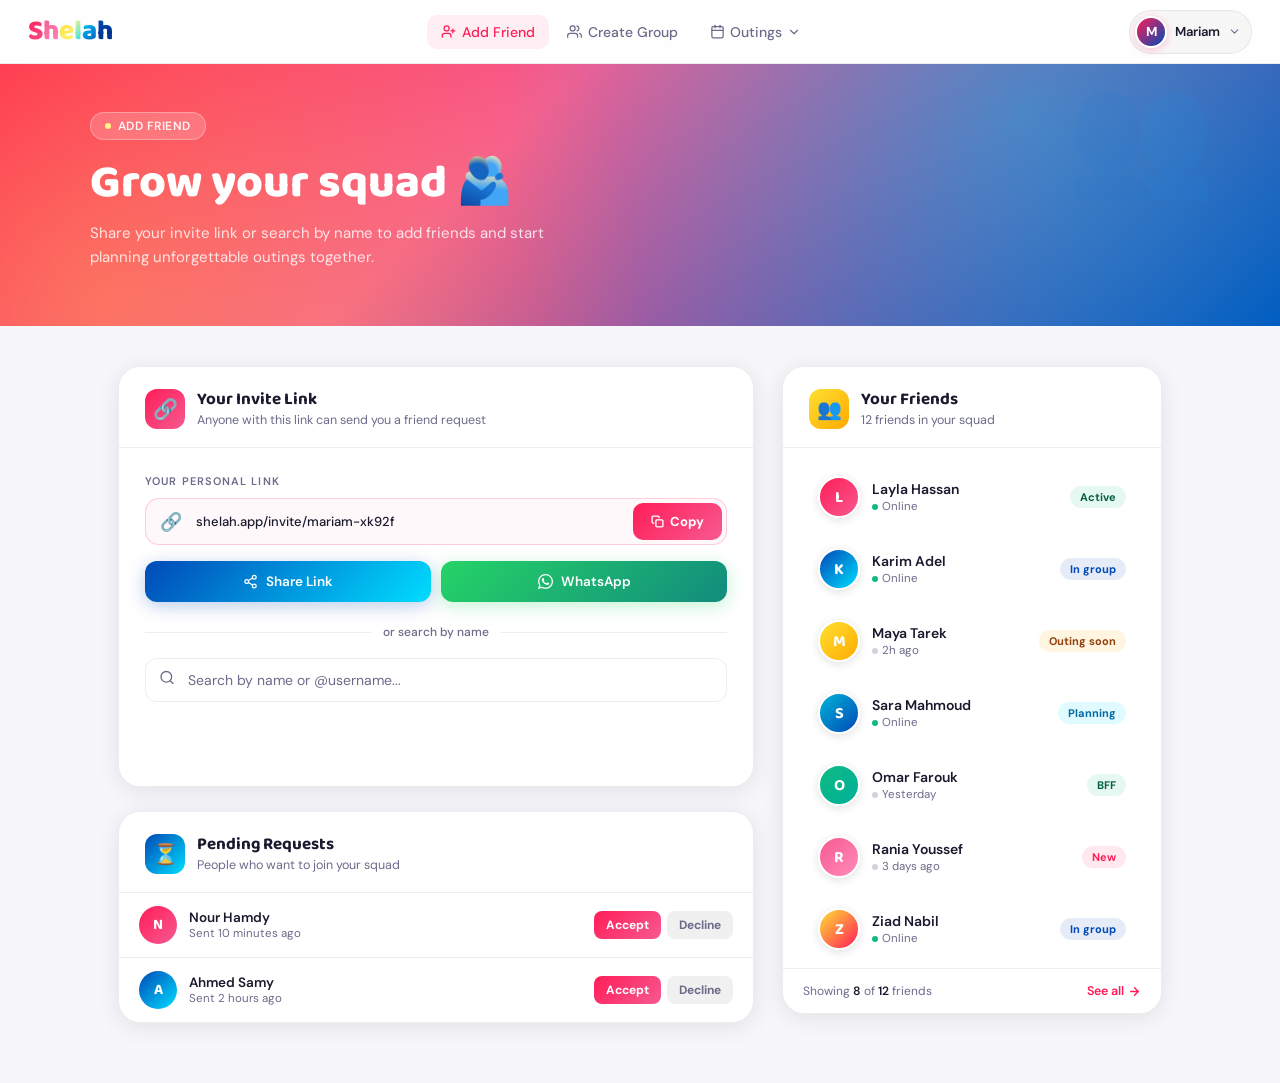
<file: temp/temp.html>
<!DOCTYPE html>
<html lang="en">

<head>
    <meta charset="UTF-8">
    <meta name="viewport" content="width=device-width, initial-scale=1.0">
    <title>Shelah — Add Friend</title>
    <link rel="preconnect" href="https://fonts.googleapis.com">
    <link rel="preconnect" href="https://fonts.gstatic.com" crossorigin>
    <link
        href="https://fonts.googleapis.com/css2?family=Baloo+2:wght@400;600;700;800&family=DM+Sans:wght@300;400;500;600&display=swap"
        rel="stylesheet">
    <style>
        :root {
            --red: #FF1D58;
            --pink: #F75990;
            --yellow: #FFF685;
            --yellow-warm: #ffe033;
            --yellow-soft: #fffde0;
            --cyan: #00DDFF;
            --blue: #0049B7;
            --blue-dark: #002a7a;
            --white: #ffffff;
            --text: #1a1a2e;
            --text-muted: #6b6b8a;
            --border: rgba(0, 0, 0, 0.07);
            --radius: 22px;
            --shadow: 0 4px 24px rgba(0, 0, 0, 0.09);
            --shadow-hover: 0 14px 44px rgba(0, 0, 0, 0.16);
        }

        *,
        *::before,
        *::after {
            box-sizing: border-box;
            margin: 0;
            padding: 0;
        }

        body {
            font-family: 'DM Sans', sans-serif;
            background: #f7f7fb;
            min-height: 100vh;
            color: var(--text);
            -webkit-font-smoothing: antialiased;
        }

        /* ── NAV ── */
        nav {
            position: sticky;
            top: 0;
            z-index: 100;
            background: rgba(255, 255, 255, 0.88);
            backdrop-filter: blur(18px);
            -webkit-backdrop-filter: blur(18px);
            border-bottom: 1px solid var(--border);
            padding: 0 28px;
            display: flex;
            align-items: center;
            justify-content: space-between;
            height: 64px;
        }

        .nav-logo {
            font-family: 'Baloo 2', sans-serif;
            font-weight: 800;
            font-size: 28px;
            line-height: 1;
            display: flex;
            align-items: baseline;
            text-decoration: none;
        }

        .nav-logo .l1 {
            background: linear-gradient(135deg, #FF1D58, #F75990);
            -webkit-background-clip: text;
            -webkit-text-fill-color: transparent;
            background-clip: text;
        }

        .nav-logo .l2 {
            background: linear-gradient(135deg, #F75990, #ff8cb8);
            -webkit-background-clip: text;
            -webkit-text-fill-color: transparent;
            background-clip: text;
        }

        .nav-logo .l3 {
            background: linear-gradient(135deg, #ffe033, #FFF685);
            -webkit-background-clip: text;
            -webkit-text-fill-color: transparent;
            background-clip: text;
        }

        .nav-logo .l4 {
            background: linear-gradient(135deg, #FFF685, #00DDFF);
            -webkit-background-clip: text;
            -webkit-text-fill-color: transparent;
            background-clip: text;
        }

        .nav-logo .l5 {
            background: linear-gradient(135deg, #00DDFF, #0049B7);
            -webkit-background-clip: text;
            -webkit-text-fill-color: transparent;
            background-clip: text;
        }

        .nav-logo .l6 {
            background: linear-gradient(135deg, #0049B7, #002a7a);
            -webkit-background-clip: text;
            -webkit-text-fill-color: transparent;
            background-clip: text;
        }

        .nav-links {
            display: flex;
            align-items: center;
            gap: 4px;
        }

        .nav-links a {
            text-decoration: none;
            color: var(--text-muted);
            font-size: 14px;
            font-weight: 500;
            padding: 8px 14px;
            border-radius: 10px;
            transition: background 0.2s, color 0.2s;
            display: flex;
            align-items: center;
            gap: 6px;
        }

        .nav-links a:hover,
        .nav-links a.active {
            background: rgba(255, 29, 88, 0.07);
            color: var(--red);
        }

        .nav-dropdown {
            position: relative;
        }

        .nav-dropdown>a {
            display: flex;
            align-items: center;
            gap: 5px;
        }

        .nav-dropdown>a .chevron {
            width: 14px;
            height: 14px;
            stroke: currentColor;
            fill: none;
            stroke-width: 2;
            stroke-linecap: round;
            stroke-linejoin: round;
            transition: transform 0.2s;
        }

        .nav-dropdown:hover>a .chevron {
            transform: rotate(180deg);
        }

        .dropdown-menu {
            position: absolute;
            top: calc(100% + 8px);
            left: 50%;
            transform: translateX(-50%) translateY(-6px);
            background: white;
            border: 1px solid var(--border);
            border-radius: 14px;
            box-shadow: 0 8px 32px rgba(0, 0, 0, 0.12);
            min-width: 180px;
            padding: 8px;
            opacity: 0;
            pointer-events: none;
            transition: opacity 0.18s, transform 0.18s;
        }

        .nav-dropdown:hover .dropdown-menu {
            opacity: 1;
            pointer-events: all;
            transform: translateX(-50%) translateY(0);
        }

        .dropdown-menu a {
            display: flex !important;
            align-items: center;
            gap: 8px;
            padding: 9px 12px !important;
            border-radius: 8px;
            color: var(--text-muted) !important;
            font-size: 13px !important;
            white-space: nowrap;
        }

        .dropdown-menu a:hover {
            background: rgba(0, 0, 0, 0.04) !important;
            color: var(--text) !important;
        }

        .dropdown-menu a .di {
            font-size: 16px;
        }

        .nav-right {
            display: flex;
            align-items: center;
            gap: 10px;
        }

        .profile-dropdown {
            position: relative;
        }

        .profile-trigger {
            display: flex;
            align-items: center;
            gap: 8px;
            padding: 5px 10px 5px 5px;
            border-radius: 50px;
            background: rgba(0, 0, 0, 0.03);
            border: 1px solid var(--border);
            cursor: pointer;
            transition: background 0.2s;
        }

        .profile-trigger:hover {
            background: rgba(0, 0, 0, 0.07);
        }

        .nav-avatar {
            width: 32px;
            height: 32px;
            border-radius: 50%;
            background: linear-gradient(135deg, #FF1D58, #0049B7);
            display: flex;
            align-items: center;
            justify-content: center;
            color: white;
            font-weight: 700;
            font-size: 13px;
            border: 2px solid white;
            box-shadow: 0 2px 8px rgba(255, 29, 88, 0.25);
            flex-shrink: 0;
        }

        .profile-name {
            font-size: 13px;
            font-weight: 600;
            color: var(--text);
        }

        .profile-trigger .chevron {
            width: 13px;
            height: 13px;
            stroke: var(--text-muted);
            fill: none;
            stroke-width: 2;
            stroke-linecap: round;
            stroke-linejoin: round;
            transition: transform 0.2s;
        }

        .profile-dropdown:hover .profile-trigger .chevron {
            transform: rotate(180deg);
        }

        .profile-menu {
            position: absolute;
            top: calc(100% + 8px);
            right: 0;
            background: white;
            border: 1px solid var(--border);
            border-radius: 14px;
            box-shadow: 0 8px 32px rgba(0, 0, 0, 0.12);
            min-width: 160px;
            padding: 8px;
            opacity: 0;
            pointer-events: none;
            transition: opacity 0.18s, transform 0.18s;
            transform: translateY(-6px);
        }

        .profile-dropdown:hover .profile-menu {
            opacity: 1;
            pointer-events: all;
            transform: translateY(0);
        }

        .profile-menu a {
            display: flex;
            align-items: center;
            gap: 8px;
            padding: 9px 12px;
            border-radius: 8px;
            text-decoration: none;
            color: var(--text-muted);
            font-size: 13px;
            font-weight: 500;
            transition: background 0.15s, color 0.15s;
        }

        .profile-menu a:hover {
            background: rgba(0, 0, 0, 0.04);
            color: var(--text);
        }

        .profile-menu .signout {
            color: var(--red);
        }

        .profile-menu .signout:hover {
            background: rgba(255, 29, 88, 0.06);
            color: var(--red);
        }

        .profile-menu .divider {
            height: 1px;
            background: var(--border);
            margin: 6px 0;
        }

        /* ── HERO BANNER ── */
        .hero-banner {
            background: linear-gradient(135deg, #FF1D58 0%, #F75990 38%, #0049B7 100%);
            padding: 48px 28px 56px;
            position: relative;
            overflow: hidden;
        }

        .hero-banner::before {
            content: '';
            position: absolute;
            inset: 0;
            background:
                radial-gradient(circle at 80% 20%, rgba(0, 221, 255, 0.38) 0%, transparent 50%),
                radial-gradient(circle at 8% 88%, rgba(255, 224, 51, 0.32) 0%, transparent 45%);
            pointer-events: none;
        }

        .hero-banner::after {
            content: '👥';
            position: absolute;
            right: 64px;
            top: 10px;
            font-size: 120px;
            opacity: 0.09;
            line-height: 1;
            pointer-events: none;
            animation: floatIcon 6s ease-in-out infinite;
        }

        @keyframes floatIcon {

            0%,
            100% {
                transform: translateY(0) rotate(-5deg)
            }

            50% {
                transform: translateY(-12px) rotate(5deg)
            }
        }

        .hero-inner {
            max-width: 1100px;
            margin: 0 auto;
            position: relative;
            z-index: 1;
        }

        .hero-eyebrow {
            display: inline-flex;
            align-items: center;
            gap: 7px;
            background: rgba(255, 255, 255, 0.18);
            backdrop-filter: blur(8px);
            border: 1px solid rgba(255, 255, 255, 0.3);
            border-radius: 50px;
            padding: 5px 14px;
            font-size: 12px;
            font-weight: 600;
            color: rgba(255, 255, 255, 0.92);
            letter-spacing: 0.04em;
            text-transform: uppercase;
            margin-bottom: 18px;
        }

        .hero-eyebrow .dot {
            width: 6px;
            height: 6px;
            border-radius: 50%;
            background: var(--yellow);
            display: inline-block;
        }

        .hero-title {
            font-family: 'Baloo 2', sans-serif;
            font-weight: 800;
            font-size: clamp(28px, 5vw, 46px);
            color: white;
            line-height: 1.1;
            margin-bottom: 12px;
        }

        .hero-sub {
            font-size: 15px;
            color: rgba(255, 255, 255, 0.82);
            line-height: 1.65;
            max-width: 460px;
        }

        /* ── MAIN LAYOUT ── */
        .page-body {
            max-width: 1100px;
            margin: 0 auto;
            padding: 40px 28px 60px;
            display: grid;
            grid-template-columns: 1fr 380px;
            gap: 28px;
            align-items: start;
        }

        @media (max-width: 860px) {
            .page-body {
                grid-template-columns: 1fr;
            }
        }

        /* ── CARD BASE ── */
        .card {
            background: white;
            border-radius: var(--radius);
            border: 1px solid var(--border);
            box-shadow: var(--shadow);
            overflow: hidden;
        }

        .card-header {
            padding: 22px 26px 18px;
            border-bottom: 1px solid var(--border);
            display: flex;
            align-items: center;
            gap: 12px;
        }

        .card-header-icon {
            width: 40px;
            height: 40px;
            border-radius: 12px;
            display: flex;
            align-items: center;
            justify-content: center;
            font-size: 20px;
            flex-shrink: 0;
        }

        .card-header-text h2 {
            font-family: 'Baloo 2', sans-serif;
            font-weight: 700;
            font-size: 17px;
            color: var(--text);
            line-height: 1.2;
        }

        .card-header-text p {
            font-size: 12.5px;
            color: var(--text-muted);
            margin-top: 2px;
        }

        /* ── INVITE LINK SECTION ── */
        .invite-section {
            padding: 26px;
        }

        .invite-label {
            font-size: 11px;
            font-weight: 600;
            letter-spacing: 0.1em;
            text-transform: uppercase;
            color: var(--text-muted);
            margin-bottom: 10px;
        }

        .link-box {
            display: flex;
            align-items: center;
            gap: 0;
            border: 1.5px solid rgba(255, 29, 88, 0.2);
            border-radius: 14px;
            overflow: hidden;
            background: #fff8fa;
            transition: border-color 0.2s, box-shadow 0.2s;
        }

        .link-box:focus-within {
            border-color: var(--red);
            box-shadow: 0 0 0 3px rgba(255, 29, 88, 0.1);
        }

        .link-icon {
            padding: 0 14px;
            font-size: 18px;
            flex-shrink: 0;
        }

        .link-input {
            flex: 1;
            padding: 13px 0;
            font-size: 13px;
            font-weight: 500;
            color: var(--text);
            background: transparent;
            border: none;
            outline: none;
            font-family: 'DM Sans', sans-serif;
            cursor: text;
            white-space: nowrap;
            overflow: hidden;
            text-overflow: ellipsis;
        }

        .link-copy-btn {
            padding: 10px 18px;
            background: linear-gradient(135deg, #FF1D58, #F75990);
            color: white;
            font-size: 13px;
            font-weight: 700;
            border: none;
            cursor: pointer;
            font-family: 'DM Sans', sans-serif;
            transition: opacity 0.2s;
            display: flex;
            align-items: center;
            gap: 6px;
            flex-shrink: 0;
            margin: 4px;
            border-radius: 10px;
        }

        .link-copy-btn:hover {
            opacity: 0.88;
        }

        .link-copy-btn.copied {
            background: linear-gradient(135deg, #00b09b, #10B981);
        }

        .invite-actions {
            display: flex;
            gap: 10px;
            margin-top: 16px;
            flex-wrap: wrap;
        }

        .action-btn {
            flex: 1;
            min-width: 130px;
            display: flex;
            align-items: center;
            justify-content: center;
            gap: 8px;
            padding: 12px 18px;
            border-radius: 12px;
            font-size: 13.5px;
            font-weight: 600;
            cursor: pointer;
            border: none;
            font-family: 'DM Sans', sans-serif;
            transition: transform 0.2s cubic-bezier(.22, .68, 0, 1.2), box-shadow 0.2s, opacity 0.2s;
        }

        .action-btn:hover {
            transform: translateY(-3px);
        }

        .action-btn:active {
            transform: translateY(0) scale(0.97);
        }

        .btn-share {
            background: linear-gradient(135deg, #0049B7, #00DDFF);
            color: white;
            box-shadow: 0 4px 18px rgba(0, 73, 183, 0.28);
        }

        .btn-share:hover {
            box-shadow: 0 8px 28px rgba(0, 73, 183, 0.36);
        }

        .btn-whatsapp {
            background: linear-gradient(135deg, #25D366, #128C7E);
            color: white;
            box-shadow: 0 4px 18px rgba(37, 211, 102, 0.28);
        }

        .btn-whatsapp:hover {
            box-shadow: 0 8px 28px rgba(37, 211, 102, 0.36);
        }

        .divider-row {
            display: flex;
            align-items: center;
            gap: 12px;
            margin: 22px 0 18px;
        }

        .divider-line {
            flex: 1;
            height: 1px;
            background: var(--border);
        }

        .divider-txt {
            font-size: 12px;
            color: var(--text-muted);
            font-weight: 500;
        }

        /* ── SEARCH BY NAME ── */
        .search-wrap {
            position: relative;
        }

        .search-icon {
            position: absolute;
            left: 14px;
            top: 50%;
            transform: translateY(-50%);
            pointer-events: none;
        }

        .search-icon svg {
            width: 16px;
            height: 16px;
            stroke: var(--text-muted);
            fill: none;
            stroke-width: 2;
            stroke-linecap: round;
            stroke-linejoin: round;
        }

        .search-input {
            width: 100%;
            padding: 12px 14px 12px 42px;
            border: 1.5px solid var(--border);
            border-radius: 12px;
            font-size: 14px;
            font-family: 'DM Sans', sans-serif;
            color: var(--text);
            background: white;
            outline: none;
            transition: border-color 0.2s, box-shadow 0.2s;
        }

        .search-input::placeholder {
            color: var(--text-muted);
        }

        .search-input:focus {
            border-color: var(--red);
            box-shadow: 0 0 0 3px rgba(255, 29, 88, 0.1);
        }

        .search-results {
            margin-top: 10px;
            display: flex;
            flex-direction: column;
            gap: 8px;
            min-height: 48px;
        }

        .search-user {
            display: flex;
            align-items: center;
            gap: 12px;
            padding: 12px 16px;
            background: #f7f7fb;
            border-radius: 12px;
            border: 1.5px solid transparent;
            transition: border-color 0.18s, background 0.18s;
            cursor: pointer;
        }

        .search-user:hover {
            border-color: rgba(255, 29, 88, 0.2);
            background: white;
            box-shadow: 0 2px 12px rgba(0, 0, 0, 0.06);
        }

        .su-avatar {
            width: 40px;
            height: 40px;
            border-radius: 50%;
            display: flex;
            align-items: center;
            justify-content: center;
            font-size: 16px;
            font-weight: 700;
            flex-shrink: 0;
            color: white;
            font-family: 'Baloo 2', sans-serif;
        }

        .su-info {
            flex: 1;
            min-width: 0;
        }

        .su-name {
            font-size: 14px;
            font-weight: 600;
            color: var(--text);
        }

        .su-handle {
            font-size: 12px;
            color: var(--text-muted);
        }

        .su-add {
            padding: 6px 14px;
            border-radius: 50px;
            background: linear-gradient(135deg, #FF1D58, #F75990);
            color: white;
            font-size: 12px;
            font-weight: 700;
            border: none;
            cursor: pointer;
            font-family: 'DM Sans', sans-serif;
            transition: opacity 0.18s, transform 0.18s;
        }

        .su-add:hover {
            opacity: 0.88;
            transform: scale(1.04);
        }

        .su-add.added {
            background: linear-gradient(135deg, #10B981, #00b09b);
        }

        .no-results {
            text-align: center;
            padding: 20px;
            color: var(--text-muted);
            font-size: 13px;
        }

        /* ── FRIENDS LIST ── */
        .friends-card {
            display: flex;
            flex-direction: column;
        }

        .friends-body {
            padding: 16px 20px;
            display: flex;
            flex-direction: column;
            gap: 6px;
            max-height: 520px;
            overflow-y: auto;
        }

        .friends-body::-webkit-scrollbar {
            width: 4px;
        }

        .friends-body::-webkit-scrollbar-track {
            background: transparent;
        }

        .friends-body::-webkit-scrollbar-thumb {
            background: rgba(0, 0, 0, 0.12);
            border-radius: 4px;
        }

        .friend-item {
            display: flex;
            align-items: center;
            gap: 12px;
            padding: 11px 14px;
            border-radius: 14px;
            transition: background 0.15s;
            cursor: default;
            border: 1px solid transparent;
        }

        .friend-item:hover {
            background: #f7f7fb;
            border-color: var(--border);
        }

        .friend-avatar {
            width: 42px;
            height: 42px;
            border-radius: 50%;
            display: flex;
            align-items: center;
            justify-content: center;
            font-size: 16px;
            font-weight: 700;
            flex-shrink: 0;
            color: white;
            font-family: 'Baloo 2', sans-serif;
            border: 2.5px solid white;
            box-shadow: 0 2px 10px rgba(0, 0, 0, 0.12);
        }

        .friend-info {
            flex: 1;
            min-width: 0;
        }

        .friend-name {
            font-size: 14px;
            font-weight: 600;
            color: var(--text);
            white-space: nowrap;
            overflow: hidden;
            text-overflow: ellipsis;
        }

        .friend-status {
            font-size: 11.5px;
            color: var(--text-muted);
            margin-top: 1px;
            display: flex;
            align-items: center;
            gap: 4px;
        }

        .status-dot {
            width: 6px;
            height: 6px;
            border-radius: 50%;
            display: inline-block;
        }

        .status-online {
            background: #10B981;
        }

        .status-offline {
            background: #d1d5db;
        }

        .friend-badge {
            font-size: 11px;
            font-weight: 700;
            padding: 4px 10px;
            border-radius: 50px;
            flex-shrink: 0;
        }

        .fb-red {
            background: rgba(255, 29, 88, 0.1);
            color: var(--red);
        }

        .fb-blue {
            background: rgba(0, 73, 183, 0.1);
            color: var(--blue);
        }

        .fb-yellow {
            background: rgba(255, 170, 0, 0.12);
            color: #92400e;
        }

        .fb-cyan {
            background: rgba(0, 221, 255, 0.12);
            color: #0369a1;
        }

        .fb-green {
            background: rgba(16, 185, 129, 0.1);
            color: #065f46;
        }

        .friends-footer {
            padding: 14px 20px;
            border-top: 1px solid var(--border);
            display: flex;
            align-items: center;
            justify-content: space-between;
        }

        .friends-count {
            font-size: 12px;
            color: var(--text-muted);
        }

        .friends-count strong {
            color: var(--text);
            font-weight: 600;
        }

        .see-all-btn {
            font-size: 12.5px;
            font-weight: 600;
            color: var(--red);
            background: none;
            border: none;
            cursor: pointer;
            font-family: 'DM Sans', sans-serif;
            display: flex;
            align-items: center;
            gap: 4px;
            padding: 0;
            transition: gap 0.15s;
        }

        .see-all-btn:hover {
            gap: 7px;
        }

        .see-all-btn svg {
            width: 13px;
            height: 13px;
            stroke: var(--red);
            fill: none;
            stroke-width: 2.5;
            stroke-linecap: round;
            stroke-linejoin: round;
        }

        /* ── PENDING INVITES ── */
        .pending-item {
            display: flex;
            align-items: center;
            gap: 12px;
            padding: 13px 20px;
            border-bottom: 1px solid var(--border);
            transition: background 0.15s;
        }

        .pending-item:last-child {
            border-bottom: none;
        }

        .pending-item:hover {
            background: #f7f7fb;
        }

        .pending-avatar {
            width: 38px;
            height: 38px;
            border-radius: 50%;
            display: flex;
            align-items: center;
            justify-content: center;
            font-size: 15px;
            font-weight: 700;
            flex-shrink: 0;
            color: white;
            font-family: 'Baloo 2', sans-serif;
        }

        .pending-info {
            flex: 1;
        }

        .pending-name {
            font-size: 13.5px;
            font-weight: 600;
            color: var(--text);
        }

        .pending-time {
            font-size: 11.5px;
            color: var(--text-muted);
        }

        .pending-actions {
            display: flex;
            gap: 6px;
        }

        .pend-btn {
            padding: 6px 12px;
            border-radius: 8px;
            font-size: 12px;
            font-weight: 700;
            cursor: pointer;
            border: none;
            font-family: 'DM Sans', sans-serif;
            transition: opacity 0.18s, transform 0.18s;
        }

        .pend-btn:hover {
            opacity: 0.85;
            transform: scale(1.05);
        }

        .pend-accept {
            background: linear-gradient(135deg, #FF1D58, #F75990);
            color: white;
        }

        .pend-decline {
            background: rgba(0, 0, 0, 0.06);
            color: var(--text-muted);
        }

        /* ── TOAST ── */
        .toast {
            position: fixed;
            bottom: 28px;
            left: 50%;
            transform: translateX(-50%) translateY(80px);
            background: #1a1a2e;
            color: white;
            padding: 12px 22px;
            border-radius: 50px;
            font-size: 13.5px;
            font-weight: 600;
            box-shadow: 0 8px 32px rgba(0, 0, 0, 0.25);
            transition: transform 0.35s cubic-bezier(.22, .68, 0, 1.2), opacity 0.3s;
            opacity: 0;
            z-index: 9999;
            pointer-events: none;
            display: flex;
            align-items: center;
            gap: 8px;
        }

        .toast.show {
            transform: translateX(-50%) translateY(0);
            opacity: 1;
        }

        @media (max-width: 600px) {
            .nav-links {
                display: none;
            }

            .profile-name {
                display: none;
            }

            .page-body {
                padding: 20px 16px 40px;
            }
        }
    </style>
</head>

<body>

    <!-- NAV -->
    <nav>
        <a href="#" class="nav-logo">
            <span class="l1">S</span><span class="l2">h</span><span class="l3">e</span><span class="l4">l</span><span
                class="l5">a</span><span class="l6">h</span>
        </a>

        <div class="nav-links">
            <a href="#" class="active">
                <svg width="15" height="15" viewBox="0 0 24 24" fill="none" stroke="currentColor" stroke-width="2"
                    stroke-linecap="round" stroke-linejoin="round">
                    <path d="M16 21v-2a4 4 0 0 0-4-4H6a4 4 0 0 0-4 4v2" />
                    <circle cx="9" cy="7" r="4" />
                    <line x1="19" y1="8" x2="19" y2="14" />
                    <line x1="16" y1="11" x2="22" y2="11" />
                </svg>
                Add Friend
            </a>
            <a href="#">
                <svg width="15" height="15" viewBox="0 0 24 24" fill="none" stroke="currentColor" stroke-width="2"
                    stroke-linecap="round" stroke-linejoin="round">
                    <path d="M17 21v-2a4 4 0 0 0-4-4H5a4 4 0 0 0-4 4v2" />
                    <circle cx="9" cy="7" r="4" />
                    <path d="M23 21v-2a4 4 0 0 0-3-3.87" />
                    <path d="M16 3.13a4 4 0 0 1 0 7.75" />
                </svg>
                Create Group
            </a>
            <div class="nav-dropdown">
                <a href="#">
                    <svg width="15" height="15" viewBox="0 0 24 24" fill="none" stroke="currentColor" stroke-width="2"
                        stroke-linecap="round" stroke-linejoin="round">
                        <rect x="3" y="4" width="18" height="18" rx="2" />
                        <line x1="16" y1="2" x2="16" y2="6" />
                        <line x1="8" y1="2" x2="8" y2="6" />
                        <line x1="3" y1="10" x2="21" y2="10" />
                    </svg>
                    Outings
                    <svg class="chevron" viewBox="0 0 24 24">
                        <polyline points="6 9 12 15 18 9" />
                    </svg>
                </a>
                <div class="dropdown-menu">
                    <a href="#"><span class="di">🗓️</span> My Outings</a>
                    <a href="#"><span class="di">🔍</span> Browse Plans</a>
                    <a href="#"><span class="di">📍</span> Nearby Spots</a>
                    <a href="#"><span class="di">🏆</span> Top Rated</a>
                </div>
            </div>
        </div>

        <div class="nav-right">
            <div class="profile-dropdown">
                <div class="profile-trigger">
                    <div class="nav-avatar">M</div>
                    <span class="profile-name">Mariam</span>
                    <svg class="chevron" viewBox="0 0 24 24">
                        <polyline points="6 9 12 15 18 9" />
                    </svg>
                </div>
                <div class="profile-menu">
                    <a href="#">
                        <svg width="14" height="14" viewBox="0 0 24 24" fill="none" stroke="currentColor"
                            stroke-width="2" stroke-linecap="round" stroke-linejoin="round">
                            <path d="M20 21v-2a4 4 0 0 0-4-4H8a4 4 0 0 0-4 4v2" />
                            <circle cx="12" cy="7" r="4" />
                        </svg>
                        My Profile
                    </a>
                    <a href="#">
                        <svg width="14" height="14" viewBox="0 0 24 24" fill="none" stroke="currentColor"
                            stroke-width="2" stroke-linecap: round; stroke-linejoin="round">
                            <circle cx="12" cy="12" r="3" />
                            <path d="M19.07 4.93a10 10 0 0 1 0 14.14M4.93 4.93a10 10 0 0 0 0 14.14" />
                        </svg>
                        Settings
                    </a>
                    <div class="divider"></div>
                    <a href="#" class="signout">
                        <svg width="14" height="14" viewBox="0 0 24 24" fill="none" stroke="currentColor"
                            stroke-width="2" stroke-linecap="round" stroke-linejoin="round">
                            <path d="M9 21H5a2 2 0 0 1-2-2V5a2 2 0 0 1 2-2h4" />
                            <polyline points="16 17 21 12 16 7" />
                            <line x1="21" y1="12" x2="9" y2="12" />
                        </svg>
                        Sign Out
                    </a>
                </div>
            </div>
        </div>
    </nav>

    <!-- HERO -->
    <div class="hero-banner">
        <div class="hero-inner">
            <div class="hero-eyebrow"><span class="dot"></span> Add Friend</div>
            <h1 class="hero-title">Grow your squad 🫂</h1>
            <p class="hero-sub">Share your invite link or search by name to add friends and start planning unforgettable
                outings together.</p>
        </div>
    </div>

    <!-- PAGE BODY -->
    <div class="page-body">

        <!-- LEFT COLUMN -->
        <div style="display:flex;flex-direction:column;gap:24px;">

            <!-- INVITE LINK CARD -->
            <div class="card">
                <div class="card-header">
                    <div class="card-header-icon" style="background:linear-gradient(135deg,#FF1D58,#F75990);">🔗</div>
                    <div class="card-header-text">
                        <h2>Your Invite Link</h2>
                        <p>Anyone with this link can send you a friend request</p>
                    </div>
                </div>
                <div class="invite-section">
                    <div class="invite-label">Your personal link</div>
                    <div class="link-box">
                        <div class="link-icon">🔗</div>
                        <input class="link-input" id="inviteLink" type="text" value="shelah.app/invite/mariam-xk92f"
                            readonly>
                        <button class="link-copy-btn" id="copyBtn" onclick="copyLink()">
                            <svg width="13" height="13" viewBox="0 0 24 24" fill="none" stroke="white"
                                stroke-width="2.5" stroke-linecap="round" stroke-linejoin="round">
                                <rect x="9" y="9" width="13" height="13" rx="2" />
                                <path d="M5 15H4a2 2 0 0 1-2-2V4a2 2 0 0 1 2-2h9a2 2 0 0 1 2 2v1" />
                            </svg>
                            Copy
                        </button>
                    </div>

                    <div class="invite-actions">
                        <button class="action-btn btn-share" onclick="showToast('📤 Sharing options opened!')">
                            <svg width="15" height="15" viewBox="0 0 24 24" fill="none" stroke="white" stroke-width="2"
                                stroke-linecap="round" stroke-linejoin="round">
                                <circle cx="18" cy="5" r="3" />
                                <circle cx="6" cy="12" r="3" />
                                <circle cx="18" cy="19" r="3" />
                                <line x1="8.59" y1="13.51" x2="15.42" y2="17.49" />
                                <line x1="15.41" y1="6.51" x2="8.59" y2="10.49" />
                            </svg>
                            Share Link
                        </button>
                        <button class="action-btn btn-whatsapp" onclick="showToast('💬 Opening WhatsApp...')">
                            <svg width="15" height="15" viewBox="0 0 24 24" fill="white">
                                <path
                                    d="M17.472 14.382c-.297-.149-1.758-.867-2.03-.967-.273-.099-.471-.148-.67.15-.197.297-.767.966-.94 1.164-.173.199-.347.223-.644.075-.297-.15-1.255-.463-2.39-1.475-.883-.788-1.48-1.761-1.653-2.059-.173-.297-.018-.458.13-.606.134-.133.298-.347.446-.52.149-.174.198-.298.298-.497.099-.198.05-.371-.025-.52-.075-.149-.669-1.612-.916-2.207-.242-.579-.487-.5-.669-.51-.173-.008-.371-.01-.57-.01-.198 0-.52.074-.792.372-.272.297-1.04 1.016-1.04 2.479 0 1.462 1.065 2.875 1.213 3.074.149.198 2.096 3.2 5.077 4.487.709.306 1.262.489 1.694.625.712.227 1.36.195 1.871.118.571-.085 1.758-.719 2.006-1.413.248-.694.248-1.289.173-1.413-.074-.124-.272-.198-.57-.347m-5.421 7.403h-.004a9.87 9.87 0 0 1-5.031-1.378l-.361-.214-3.741.982.998-3.648-.235-.374a9.86 9.86 0 0 1-1.51-5.26c.001-5.45 4.436-9.884 9.888-9.884 2.64 0 5.122 1.03 6.988 2.898a9.825 9.825 0 0 1 2.893 6.994c-.003 5.45-4.437 9.884-9.885 9.884m8.413-18.297A11.815 11.815 0 0 0 12.05 0C5.495 0 .16 5.335.157 11.892c0 2.096.547 4.142 1.588 5.945L.057 24l6.305-1.654a11.882 11.882 0 0 0 5.683 1.448h.005c6.554 0 11.89-5.335 11.893-11.893a11.821 11.821 0 0 0-3.48-8.413z" />
                            </svg>
                            WhatsApp
                        </button>
                    </div>

                    <div class="divider-row">
                        <div class="divider-line"></div>
                        <span class="divider-txt">or search by name</span>
                        <div class="divider-line"></div>
                    </div>

                    <div class="search-wrap">
                        <div class="search-icon">
                            <svg viewBox="0 0 24 24">
                                <circle cx="11" cy="11" r="8" />
                                <line x1="21" y1="21" x2="16.65" y2="16.65" />
                            </svg>
                        </div>
                        <input class="search-input" type="text" placeholder="Search by name or @username..."
                            id="searchInput" oninput="handleSearch(this.value)">
                    </div>
                    <div class="search-results" id="searchResults"></div>
                </div>
            </div>

            <!-- PENDING INVITES -->
            <div class="card">
                <div class="card-header">
                    <div class="card-header-icon" style="background:linear-gradient(135deg,#0049B7,#00DDFF);">⏳</div>
                    <div class="card-header-text">
                        <h2>Pending Requests</h2>
                        <p>People who want to join your squad</p>
                    </div>
                </div>
                <div id="pendingList">
                    <div class="pending-item">
                        <div class="pending-avatar" style="background:linear-gradient(135deg,#FF1D58,#F75990);">N</div>
                        <div class="pending-info">
                            <div class="pending-name">Nour Hamdy</div>
                            <div class="pending-time">Sent 10 minutes ago</div>
                        </div>
                        <div class="pending-actions">
                            <button class="pend-btn pend-accept" onclick="acceptRequest(this,'Nour')">Accept</button>
                            <button class="pend-btn pend-decline" onclick="declineRequest(this)">Decline</button>
                        </div>
                    </div>
                    <div class="pending-item">
                        <div class="pending-avatar" style="background:linear-gradient(135deg,#0049B7,#00DDFF);">A</div>
                        <div class="pending-info">
                            <div class="pending-name">Ahmed Samy</div>
                            <div class="pending-time">Sent 2 hours ago</div>
                        </div>
                        <div class="pending-actions">
                            <button class="pend-btn pend-accept" onclick="acceptRequest(this,'Ahmed')">Accept</button>
                            <button class="pend-btn pend-decline" onclick="declineRequest(this)">Decline</button>
                        </div>
                    </div>
                </div>
            </div>

        </div>

        <!-- RIGHT COLUMN: FRIENDS LIST -->
        <div class="card friends-card">
            <div class="card-header">
                <div class="card-header-icon" style="background:linear-gradient(135deg,#ffe033,#ffaa00);">👥</div>
                <div class="card-header-text">
                    <h2>Your Friends</h2>
                    <p>12 friends in your squad</p>
                </div>
            </div>
            <div class="friends-body" id="friendsList">

                <div class="friend-item">
                    <div class="friend-avatar" style="background:linear-gradient(135deg,#FF1D58,#F75990);">L</div>
                    <div class="friend-info">
                        <div class="friend-name">Layla Hassan</div>
                        <div class="friend-status"><span class="status-dot status-online"></span> Online</div>
                    </div>
                    <span class="friend-badge fb-green">Active</span>
                </div>

                <div class="friend-item">
                    <div class="friend-avatar" style="background:linear-gradient(135deg,#0049B7,#00DDFF);">K</div>
                    <div class="friend-info">
                        <div class="friend-name">Karim Adel</div>
                        <div class="friend-status"><span class="status-dot status-online"></span> Online</div>
                    </div>
                    <span class="friend-badge fb-blue">In group</span>
                </div>

                <div class="friend-item">
                    <div class="friend-avatar" style="background:linear-gradient(135deg,#ffe033,#ffaa00);">M</div>
                    <div class="friend-info">
                        <div class="friend-name">Maya Tarek</div>
                        <div class="friend-status"><span class="status-dot status-offline"></span> 2h ago</div>
                    </div>
                    <span class="friend-badge fb-yellow">Outing soon</span>
                </div>

                <div class="friend-item">
                    <div class="friend-avatar" style="background:linear-gradient(135deg,#00b4d8,#0049B7);">S</div>
                    <div class="friend-info">
                        <div class="friend-name">Sara Mahmoud</div>
                        <div class="friend-status"><span class="status-dot status-online"></span> Online</div>
                    </div>
                    <span class="friend-badge fb-cyan">Planning</span>
                </div>

                <div class="friend-item">
                    <div class="friend-avatar" style="background:linear-gradient(135deg,#10B981,#00b09b);">O</div>
                    <div class="friend-info">
                        <div class="friend-name">Omar Farouk</div>
                        <div class="friend-status"><span class="status-dot status-offline"></span> Yesterday</div>
                    </div>
                    <span class="friend-badge fb-green">BFF</span>
                </div>

                <div class="friend-item">
                    <div class="friend-avatar" style="background:linear-gradient(135deg,#F75990,#ff8cb8);">R</div>
                    <div class="friend-info">
                        <div class="friend-name">Rania Youssef</div>
                        <div class="friend-status"><span class="status-dot status-offline"></span> 3 days ago</div>
                    </div>
                    <span class="friend-badge fb-red">New</span>
                </div>

                <div class="friend-item">
                    <div class="friend-avatar" style="background:linear-gradient(135deg,#ffe033,#FF1D58);">Z</div>
                    <div class="friend-info">
                        <div class="friend-name">Ziad Nabil</div>
                        <div class="friend-status"><span class="status-dot status-online"></span> Online</div>
                    </div>
                    <span class="friend-badge fb-blue">In group</span>
                </div>

                <div class="friend-item">
                    <div class="friend-avatar" style="background:linear-gradient(135deg,#7c3aed,#a78bfa);">D</div>
                    <div class="friend-info">
                        <div class="friend-name">Dina Khalil</div>
                        <div class="friend-status"><span class="status-dot status-offline"></span> 1 week ago</div>
                    </div>
                    <span class="friend-badge fb-yellow">Squad OG</span>
                </div>

            </div>
            <div class="friends-footer">
                <span class="friends-count">Showing <strong>8</strong> of <strong>12</strong> friends</span>
                <button class="see-all-btn">
                    See all
                    <svg viewBox="0 0 24 24">
                        <line x1="5" y1="12" x2="19" y2="12" />
                        <polyline points="12 5 19 12 12 19" />
                    </svg>
                </button>
            </div>
        </div>

    </div>

    <!-- TOAST -->
    <div class="toast" id="toast"></div>

    <script>
        const LINK = 'shelah.app/invite/mariam-xk92f';

        function copyLink() {
            navigator.clipboard.writeText('https://' + LINK).catch(() => { });
            const btn = document.getElementById('copyBtn');
            btn.classList.add('copied');
            btn.innerHTML = `<svg width="13" height="13" viewBox="0 0 24 24" fill="none" stroke="white" stroke-width="2.5" stroke-linecap="round" stroke-linejoin="round"><polyline points="20 6 9 17 4 12"/></svg> Copied!`;
            showToast('✅ Invite link copied to clipboard!');
            setTimeout(() => {
                btn.classList.remove('copied');
                btn.innerHTML = `<svg width="13" height="13" viewBox="0 0 24 24" fill="none" stroke="white" stroke-width="2.5" stroke-linecap="round" stroke-linejoin="round"><rect x="9" y="9" width="13" height="13" rx="2"/><path d="M5 15H4a2 2 0 0 1-2-2V4a2 2 0 0 1 2-2h9a2 2 0 0 1 2 2v1"/></svg> Copy`;
            }, 2500);
        }

        const MOCK_USERS = [
            { name: 'Hana Mostafa', handle: '@hana.m', avatar: 'H', color: 'linear-gradient(135deg,#FF1D58,#F75990)' },
            { name: 'Tarek Salah', handle: '@tarek_s', avatar: 'T', color: 'linear-gradient(135deg,#0049B7,#00DDFF)' },
            { name: 'Mona Ashraf', handle: '@mona.ash', avatar: 'M', color: 'linear-gradient(135deg,#ffe033,#ffaa00)' },
            { name: 'Hassan Ali', handle: '@h.ali', avatar: 'H', color: 'linear-gradient(135deg,#10B981,#00b09b)' },
            { name: 'Nada Fawzy', handle: '@nada_f', avatar: 'N', color: 'linear-gradient(135deg,#7c3aed,#a78bfa)' },
        ];

        let searchTimeout;
        function handleSearch(val) {
            clearTimeout(searchTimeout);
            const res = document.getElementById('searchResults');
            if (!val.trim()) { res.innerHTML = ''; return; }
            res.innerHTML = '<div style="color:var(--text-muted);font-size:13px;padding:10px 0;">Searching...</div>';
            searchTimeout = setTimeout(() => {
                const matches = MOCK_USERS.filter(u => u.name.toLowerCase().includes(val.toLowerCase()) || u.handle.toLowerCase().includes(val.toLowerCase()));
                if (!matches.length) {
                    res.innerHTML = '<div class="no-results">🔍 No one found with that name</div>';
                    return;
                }
                res.innerHTML = matches.map((u, i) => `
      <div class="search-user">
        <div class="su-avatar" style="background:${u.color}">${u.avatar}</div>
        <div class="su-info">
          <div class="su-name">${u.name}</div>
          <div class="su-handle">${u.handle}</div>
        </div>
        <button class="su-add" onclick="addFriendFromSearch(this, '${u.name}')">+ Add</button>
      </div>
    `).join('');
            }, 400);
        }

        function addFriendFromSearch(btn, name) {
            btn.classList.add('added');
            btn.textContent = '✓ Sent';
            btn.disabled = true;
            showToast(`🎉 Friend request sent to ${name}!`);
        }

        function acceptRequest(btn, name) {
            const item = btn.closest('.pending-item');
            item.style.transition = 'opacity 0.3s, transform 0.3s';
            item.style.opacity = '0';
            item.style.transform = 'translateX(20px)';
            showToast(`🎉 You and ${name} are now friends!`);
            setTimeout(() => item.remove(), 300);
        }

        function declineRequest(btn) {
            const item = btn.closest('.pending-item');
            item.style.transition = 'opacity 0.3s, transform 0.3s';
            item.style.opacity = '0';
            item.style.transform = 'translateX(-20px)';
            setTimeout(() => item.remove(), 300);
        }

        let toastTimer;
        function showToast(msg) {
            const t = document.getElementById('toast');
            t.textContent = msg;
            t.classList.add('show');
            clearTimeout(toastTimer);
            toastTimer = setTimeout(() => t.classList.remove('show'), 2800);
        }
    </script>
</body>

</html>
</file>
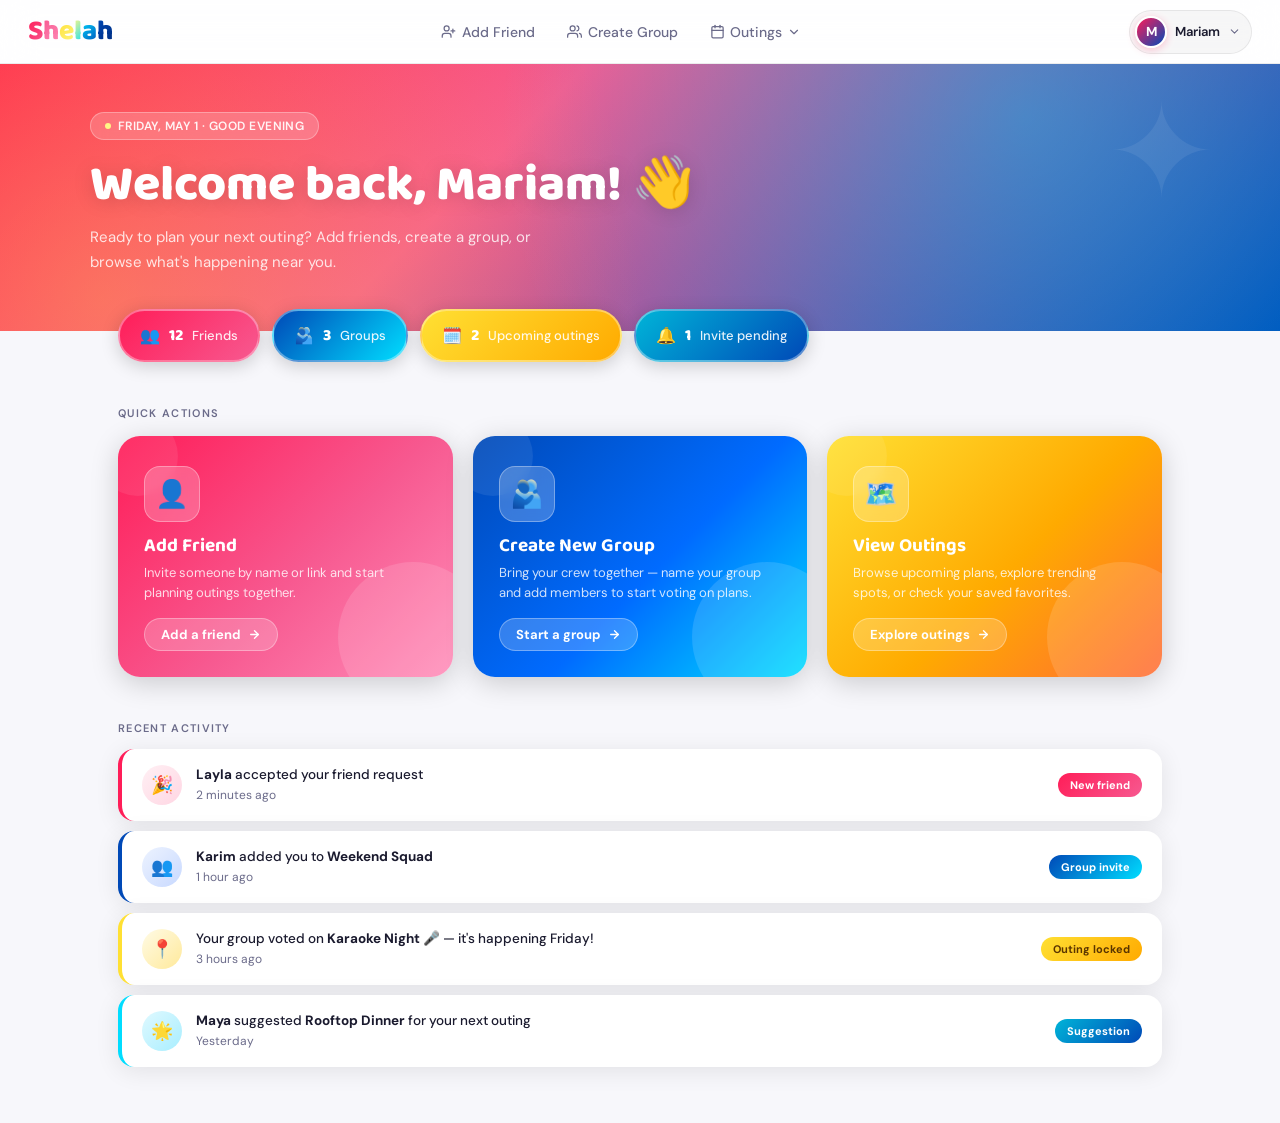
<file: temp/temp2.html>
<!DOCTYPE html>
<html lang="en">

<head>
    <meta charset="UTF-8">
    <meta name="viewport" content="width=device-width, initial-scale=1.0">
    <title>Shelah — Dashboard</title>
    <link rel="preconnect" href="https://fonts.googleapis.com">
    <link rel="preconnect" href="https://fonts.gstatic.com" crossorigin>
    <link
        href="https://fonts.googleapis.com/css2?family=Baloo+2:wght@400;600;700;800&family=DM+Sans:wght@300;400;500;600&display=swap"
        rel="stylesheet">
    <style>
        :root {
            --red: #FF1D58;
            --pink: #F75990;
            --yellow: #FFF685;
            --yellow-warm: #ffe033;
            --yellow-soft: #fffde0;
            --cyan: #00DDFF;
            --blue: #0049B7;
            --blue-dark: #002a7a;
            --white: #ffffff;
            --text: #1a1a2e;
            --text-muted: #6b6b8a;
            --border: rgba(0, 0, 0, 0.07);
            --radius: 22px;
            --shadow: 0 4px 24px rgba(0, 0, 0, 0.09);
            --shadow-hover: 0 14px 44px rgba(0, 0, 0, 0.16);
        }

        *,
        *::before,
        *::after {
            box-sizing: border-box;
            margin: 0;
            padding: 0;
        }

        body {
            font-family: 'DM Sans', sans-serif;
            background: #f7f7fb;
            min-height: 100vh;
            color: var(--text);
            -webkit-font-smoothing: antialiased;
        }

        /* ── NAV ── */
        nav {
            position: sticky;
            top: 0;
            z-index: 100;
            background: rgba(255, 255, 255, 0.88);
            backdrop-filter: blur(18px);
            -webkit-backdrop-filter: blur(18px);
            border-bottom: 1px solid var(--border);
            padding: 0 28px;
            display: flex;
            align-items: center;
            justify-content: space-between;
            height: 64px;
        }

        .nav-logo {
            font-family: 'Baloo 2', sans-serif;
            font-weight: 800;
            font-size: 28px;
            line-height: 1;
            display: flex;
            align-items: baseline;
            text-decoration: none;
        }

        .nav-logo .l1 {
            background: linear-gradient(135deg, #FF1D58, #F75990);
            -webkit-background-clip: text;
            -webkit-text-fill-color: transparent;
            background-clip: text;
        }

        .nav-logo .l2 {
            background: linear-gradient(135deg, #F75990, #ff8cb8);
            -webkit-background-clip: text;
            -webkit-text-fill-color: transparent;
            background-clip: text;
        }

        .nav-logo .l3 {
            background: linear-gradient(135deg, #ffe033, #FFF685);
            -webkit-background-clip: text;
            -webkit-text-fill-color: transparent;
            background-clip: text;
        }

        .nav-logo .l4 {
            background: linear-gradient(135deg, #FFF685, #00DDFF);
            -webkit-background-clip: text;
            -webkit-text-fill-color: transparent;
            background-clip: text;
        }

        .nav-logo .l5 {
            background: linear-gradient(135deg, #00DDFF, #0049B7);
            -webkit-background-clip: text;
            -webkit-text-fill-color: transparent;
            background-clip: text;
        }

        .nav-logo .l6 {
            background: linear-gradient(135deg, #0049B7, #002a7a);
            -webkit-background-clip: text;
            -webkit-text-fill-color: transparent;
            background-clip: text;
        }

        .nav-links {
            display: flex;
            align-items: center;
            gap: 4px;
        }

        .nav-links a {
            text-decoration: none;
            color: var(--text-muted);
            font-size: 14px;
            font-weight: 500;
            padding: 8px 14px;
            border-radius: 10px;
            transition: background 0.2s, color 0.2s;
            display: flex;
            align-items: center;
            gap: 6px;
        }

        .nav-links a:hover {
            background: rgba(0, 0, 0, 0.05);
            color: var(--text);
        }

        .nav-dropdown {
            position: relative;
        }

        .nav-dropdown>a {
            display: flex;
            align-items: center;
            gap: 5px;
        }

        .nav-dropdown>a .chevron {
            width: 14px;
            height: 14px;
            stroke: currentColor;
            fill: none;
            stroke-width: 2;
            stroke-linecap: round;
            stroke-linejoin: round;
            transition: transform 0.2s;
        }

        .nav-dropdown:hover>a .chevron {
            transform: rotate(180deg);
        }

        .dropdown-menu {
            position: absolute;
            top: calc(100% + 8px);
            left: 50%;
            transform: translateX(-50%) translateY(-6px);
            background: white;
            border: 1px solid var(--border);
            border-radius: 14px;
            box-shadow: 0 8px 32px rgba(0, 0, 0, 0.12);
            min-width: 180px;
            padding: 8px;
            opacity: 0;
            pointer-events: none;
            transition: opacity 0.18s, transform 0.18s;
        }

        .nav-dropdown:hover .dropdown-menu {
            opacity: 1;
            pointer-events: all;
            transform: translateX(-50%) translateY(0);
        }

        .dropdown-menu a {
            display: flex !important;
            align-items: center;
            gap: 8px;
            padding: 9px 12px !important;
            border-radius: 8px;
            color: var(--text-muted) !important;
            font-size: 13px !important;
            white-space: nowrap;
        }

        .dropdown-menu a:hover {
            background: rgba(0, 0, 0, 0.04) !important;
            color: var(--text) !important;
        }

        .dropdown-menu a .di {
            font-size: 16px;
        }

        .nav-right {
            display: flex;
            align-items: center;
            gap: 10px;
        }

        .profile-dropdown {
            position: relative;
        }

        .profile-trigger {
            display: flex;
            align-items: center;
            gap: 8px;
            padding: 5px 10px 5px 5px;
            border-radius: 50px;
            background: rgba(0, 0, 0, 0.03);
            border: 1px solid var(--border);
            cursor: pointer;
            transition: background 0.2s;
        }

        .profile-trigger:hover {
            background: rgba(0, 0, 0, 0.07);
        }

        .nav-avatar {
            width: 32px;
            height: 32px;
            border-radius: 50%;
            background: linear-gradient(135deg, #FF1D58, #0049B7);
            display: flex;
            align-items: center;
            justify-content: center;
            color: white;
            font-weight: 700;
            font-size: 13px;
            border: 2px solid white;
            box-shadow: 0 2px 8px rgba(255, 29, 88, 0.25);
            flex-shrink: 0;
        }

        .profile-name {
            font-size: 13px;
            font-weight: 600;
            color: var(--text);
        }

        .profile-trigger .chevron {
            width: 13px;
            height: 13px;
            stroke: var(--text-muted);
            fill: none;
            stroke-width: 2;
            stroke-linecap: round;
            stroke-linejoin: round;
            transition: transform 0.2s;
        }

        .profile-dropdown:hover .profile-trigger .chevron {
            transform: rotate(180deg);
        }

        .profile-menu {
            position: absolute;
            top: calc(100% + 8px);
            right: 0;
            background: white;
            border: 1px solid var(--border);
            border-radius: 14px;
            box-shadow: 0 8px 32px rgba(0, 0, 0, 0.12);
            min-width: 160px;
            padding: 8px;
            opacity: 0;
            pointer-events: none;
            transition: opacity 0.18s, transform 0.18s;
            transform: translateY(-6px);
        }

        .profile-dropdown:hover .profile-menu {
            opacity: 1;
            pointer-events: all;
            transform: translateY(0);
        }

        .profile-menu a {
            display: flex;
            align-items: center;
            gap: 8px;
            padding: 9px 12px;
            border-radius: 8px;
            text-decoration: none;
            color: var(--text-muted);
            font-size: 13px;
            font-weight: 500;
            transition: background 0.15s, color 0.15s;
        }

        .profile-menu a:hover {
            background: rgba(0, 0, 0, 0.04);
            color: var(--text);
        }

        .profile-menu .signout {
            color: var(--red);
        }

        .profile-menu .signout:hover {
            background: rgba(255, 29, 88, 0.06);
            color: var(--red);
        }

        .profile-menu .divider {
            height: 1px;
            background: var(--border);
            margin: 6px 0;
        }

        /* ── HERO BANNER ── */
        .hero-banner {
            background: linear-gradient(135deg, #FF1D58 0%, #F75990 38%, #0049B7 100%);
            padding: 48px 28px 56px;
            position: relative;
            overflow: hidden;
        }

        .hero-banner::before {
            content: '';
            position: absolute;
            inset: 0;
            background:
                radial-gradient(circle at 80% 20%, rgba(0, 221, 255, 0.38) 0%, transparent 50%),
                radial-gradient(circle at 8% 88%, rgba(255, 224, 51, 0.32) 0%, transparent 45%);
            pointer-events: none;
        }

        .hero-banner::after {
            content: '✦';
            position: absolute;
            right: 64px;
            top: 24px;
            font-size: 130px;
            opacity: 0.07;
            color: white;
            line-height: 1;
            pointer-events: none;
            animation: spinStar 32s linear infinite;
        }

        @keyframes spinStar {
            to {
                transform: rotate(360deg);
            }
        }

        .hero-inner {
            max-width: 1100px;
            margin: 0 auto;
            position: relative;
            z-index: 1;
        }

        .hero-eyebrow {
            display: inline-flex;
            align-items: center;
            gap: 7px;
            background: rgba(255, 255, 255, 0.18);
            backdrop-filter: blur(8px);
            border: 1px solid rgba(255, 255, 255, 0.3);
            border-radius: 50px;
            padding: 5px 14px;
            font-size: 12px;
            font-weight: 600;
            color: rgba(255, 255, 255, 0.92);
            letter-spacing: 0.04em;
            text-transform: uppercase;
            margin-bottom: 18px;
        }

        .hero-eyebrow .dot {
            width: 6px;
            height: 6px;
            border-radius: 50%;
            background: var(--yellow);
            display: inline-block;
        }

        .hero-title {
            font-family: 'Baloo 2', sans-serif;
            font-weight: 800;
            font-size: clamp(30px, 5vw, 50px);
            color: white;
            line-height: 1.1;
            margin-bottom: 12px;
            text-shadow: 0 2px 20px rgba(0, 0, 0, 0.15);
        }

        .hero-title .wave {
            display: inline-block;
            animation: wave 1.8s ease-in-out infinite;
            transform-origin: 70% 70%;
        }

        @keyframes wave {

            0%,
            100% {
                transform: rotate(0)
            }

            20% {
                transform: rotate(20deg)
            }

            40% {
                transform: rotate(-8deg)
            }

            60% {
                transform: rotate(14deg)
            }

            80% {
                transform: rotate(-4deg)
            }
        }

        .hero-sub {
            font-size: 15px;
            color: rgba(255, 255, 255, 0.82);
            line-height: 1.65;
            max-width: 460px;
        }

        /* ── COLOURFUL STAT PILLS ── */
        .stats-row {
            max-width: 1100px;
            margin: -22px auto 0;
            padding: 0 28px;
            display: flex;
            gap: 12px;
            flex-wrap: wrap;
            position: relative;
            z-index: 2;
        }

        .stat-pill {
            display: flex;
            align-items: center;
            gap: 9px;
            padding: 12px 20px;
            border-radius: 50px;
            font-size: 13px;
            font-weight: 600;
            color: white;
            box-shadow: 0 4px 18px rgba(0, 0, 0, 0.18);
            cursor: default;
            transition: transform 0.2s, box-shadow 0.2s;
            border: 2px solid rgba(255, 255, 255, 0.35);
        }

        .stat-pill:hover {
            transform: translateY(-3px);
            box-shadow: 0 8px 28px rgba(0, 0, 0, 0.22);
        }

        .stat-pill .stat-icon {
            font-size: 16px;
        }

        .stat-pill .stat-val {
            font-family: 'Baloo 2', sans-serif;
            font-weight: 800;
            font-size: 16px;
        }

        .stat-pill .stat-label {
            opacity: 0.9;
            font-weight: 500;
        }

        .sp-red {
            background: linear-gradient(135deg, #FF1D58, #F75990);
        }

        .sp-blue {
            background: linear-gradient(135deg, #0049B7, #00DDFF);
        }

        .sp-yellow {
            background: linear-gradient(135deg, #ffe033, #ffaa00);
        }

        .sp-cyan {
            background: linear-gradient(135deg, #00b4d8, #0049B7);
        }

        /* ── SECTION HEADER ── */
        .section-wrap {
            max-width: 1100px;
            margin: 0 auto;
            padding: 44px 28px 0;
        }

        .section-label {
            font-size: 11px;
            font-weight: 600;
            letter-spacing: 0.12em;
            text-transform: uppercase;
            color: var(--text-muted);
            margin-bottom: 16px;
        }

        /* ── ACTION CARDS ── */
        .action-grid {
            max-width: 1100px;
            margin: 0 auto;
            padding: 0 28px 44px;
            display: grid;
            grid-template-columns: repeat(3, 1fr);
            gap: 20px;
        }

        @media (max-width: 900px) {
            .action-grid {
                grid-template-columns: repeat(2, 1fr);
            }
        }

        @media (max-width: 600px) {
            .action-grid {
                grid-template-columns: 1fr;
            }

            .nav-links {
                display: none;
            }

            .profile-name {
                display: none;
            }
        }

        .action-card {
            border-radius: var(--radius);
            padding: 30px 26px 26px;
            display: flex;
            flex-direction: column;
            gap: 14px;
            cursor: pointer;
            text-decoration: none;
            color: white;
            position: relative;
            overflow: hidden;
            transition: transform 0.24s cubic-bezier(.22, .68, 0, 1.2), box-shadow 0.24s ease;
            box-shadow: 0 6px 28px rgba(0, 0, 0, 0.18);
        }

        .action-card::after {
            content: '';
            position: absolute;
            inset: 0;
            background: rgba(255, 255, 255, 0);
            transition: background 0.2s;
            pointer-events: none;
        }

        .action-card:hover {
            transform: translateY(-7px);
            box-shadow: 0 20px 50px rgba(0, 0, 0, 0.22);
        }

        .action-card:hover::after {
            background: rgba(255, 255, 255, 0.07);
        }

        .action-card .blob {
            position: absolute;
            width: 150px;
            height: 150px;
            border-radius: 50%;
            background: rgba(255, 255, 255, 0.13);
            right: -35px;
            bottom: -35px;
            pointer-events: none;
            transition: transform 0.3s;
        }

        .action-card .blob2 {
            position: absolute;
            width: 80px;
            height: 80px;
            border-radius: 50%;
            background: rgba(255, 255, 255, 0.08);
            left: -20px;
            top: -20px;
            pointer-events: none;
        }

        .action-card:hover .blob {
            transform: scale(1.2);
        }

        .card-icon-wrap {
            width: 56px;
            height: 56px;
            border-radius: 16px;
            display: flex;
            align-items: center;
            justify-content: center;
            font-size: 27px;
            background: rgba(255, 255, 255, 0.22);
            backdrop-filter: blur(6px);
            border: 1.5px solid rgba(255, 255, 255, 0.32);
            flex-shrink: 0;
            transition: transform 0.24s cubic-bezier(.22, .68, 0, 1.2);
            position: relative;
            z-index: 1;
        }

        .action-card:hover .card-icon-wrap {
            transform: scale(1.12) rotate(-4deg);
        }

        .card-content {
            position: relative;
            z-index: 1;
        }

        .card-title {
            font-family: 'Baloo 2', sans-serif;
            font-weight: 700;
            font-size: 19px;
            color: white;
            margin-bottom: 6px;
            line-height: 1.15;
        }

        .card-desc {
            font-size: 13px;
            color: rgba(255, 255, 255, 0.82);
            line-height: 1.55;
        }

        .card-cta {
            display: inline-flex;
            align-items: center;
            gap: 7px;
            font-size: 13px;
            font-weight: 700;
            color: white;
            background: rgba(255, 255, 255, 0.2);
            border: 1.5px solid rgba(255, 255, 255, 0.32);
            border-radius: 50px;
            padding: 7px 16px;
            width: fit-content;
            transition: gap 0.18s, background 0.18s;
            position: relative;
            z-index: 1;
        }

        .action-card:hover .card-cta {
            gap: 11px;
            background: rgba(255, 255, 255, 0.3);
        }

        .card-cta svg {
            width: 13px;
            height: 13px;
            stroke: white;
            fill: none;
            stroke-width: 2.5;
            stroke-linecap: round;
            stroke-linejoin: round;
        }

        .card-add-friend {
            background: linear-gradient(135deg, #FF1D58 0%, #F75990 55%, #ff8cb8 100%);
        }

        .card-create-group {
            background: linear-gradient(135deg, #0049B7 0%, #006bff 55%, #00DDFF 100%);
        }

        .card-view-outings {
            background: linear-gradient(135deg, #ffe033 0%, #ffaa00 55%, #ff6b35 100%);
        }

        /* ── ACTIVITY ── */
        .activity-wrap {
            max-width: 1100px;
            margin: 0 auto 56px;
            padding: 0 28px;
        }

        .activity-title {
            font-size: 11px;
            font-weight: 600;
            letter-spacing: 0.12em;
            text-transform: uppercase;
            color: var(--text-muted);
            margin-bottom: 14px;
        }

        .activity-list {
            display: flex;
            flex-direction: column;
            gap: 10px;
        }

        .activity-item {
            display: flex;
            align-items: center;
            gap: 14px;
            padding: 16px 20px;
            background: white;
            border-radius: 16px;
            border-left: 4px solid var(--item-accent, #FF1D58);
            box-shadow: var(--shadow);
            transition: transform 0.18s, box-shadow 0.18s;
            cursor: pointer;
        }

        .activity-item:hover {
            transform: translateX(5px);
            box-shadow: 0 6px 28px rgba(0, 0, 0, 0.1);
        }

        .activity-av {
            width: 40px;
            height: 40px;
            border-radius: 50%;
            display: flex;
            align-items: center;
            justify-content: center;
            font-size: 18px;
            flex-shrink: 0;
        }

        .activity-body {
            flex: 1;
            min-width: 0;
        }

        .activity-text {
            font-size: 13.5px;
            font-weight: 500;
            color: var(--text);
            line-height: 1.4;
        }

        .activity-time {
            font-size: 12px;
            color: var(--text-muted);
            margin-top: 2px;
        }

        .activity-badge {
            font-size: 11px;
            font-weight: 700;
            padding: 5px 12px;
            border-radius: 50px;
            flex-shrink: 0;
            color: white;
        }

        .badge-friend {
            background: linear-gradient(135deg, #FF1D58, #F75990);
        }

        .badge-group {
            background: linear-gradient(135deg, #0049B7, #00DDFF);
        }

        .badge-outing {
            background: linear-gradient(135deg, #ffe033, #ffaa00);
            color: #5a3500;
        }

        .badge-suggest {
            background: linear-gradient(135deg, #00b4d8, #0049B7);
        }

        .ai-red {
            --item-accent: #FF1D58;
        }

        .ai-blue {
            --item-accent: #0049B7;
        }

        .ai-yellow {
            --item-accent: #ffe033;
        }

        .ai-cyan {
            --item-accent: #00DDFF;
        }
    </style>
</head>

<body>

    <!-- NAV -->
    <nav>
        <a href="#" class="nav-logo">
            <span class="l1">S</span><span class="l2">h</span><span class="l3">e</span><span class="l4">l</span><span
                class="l5">a</span><span class="l6">h</span>
        </a>

        <div class="nav-links">
            <a href="#" onclick="goTo('quick-actions');return false;">
                <svg width="15" height="15" viewBox="0 0 24 24" fill="none" stroke="currentColor" stroke-width="2"
                    stroke-linecap="round" stroke-linejoin="round">
                    <path d="M16 21v-2a4 4 0 0 0-4-4H6a4 4 0 0 0-4 4v2" />
                    <circle cx="9" cy="7" r="4" />
                    <line x1="19" y1="8" x2="19" y2="14" />
                    <line x1="16" y1="11" x2="22" y2="11" />
                </svg>
                Add Friend
            </a>
            <a href="#" onclick="goTo('quick-actions');return false;">
                <svg width="15" height="15" viewBox="0 0 24 24" fill="none" stroke="currentColor" stroke-width="2"
                    stroke-linecap="round" stroke-linejoin="round">
                    <path d="M17 21v-2a4 4 0 0 0-4-4H5a4 4 0 0 0-4 4v2" />
                    <circle cx="9" cy="7" r="4" />
                    <path d="M23 21v-2a4 4 0 0 0-3-3.87" />
                    <path d="M16 3.13a4 4 0 0 1 0 7.75" />
                </svg>
                Create Group
            </a>
            <div class="nav-dropdown">
                <a href="#">
                    <svg width="15" height="15" viewBox="0 0 24 24" fill="none" stroke="currentColor" stroke-width="2"
                        stroke-linecap="round" stroke-linejoin="round">
                        <rect x="3" y="4" width="18" height="18" rx="2" />
                        <line x1="16" y1="2" x2="16" y2="6" />
                        <line x1="8" y1="2" x2="8" y2="6" />
                        <line x1="3" y1="10" x2="21" y2="10" />
                    </svg>
                    Outings
                    <svg class="chevron" viewBox="0 0 24 24">
                        <polyline points="6 9 12 15 18 9" />
                    </svg>
                </a>
                <div class="dropdown-menu">
                    <a href="#"><span class="di">🗓️</span> My Outings</a>
                    <a href="#"><span class="di">🔍</span> Browse Plans</a>
                    <a href="#"><span class="di">📍</span> Nearby Spots</a>
                    <a href="#"><span class="di">🏆</span> Top Rated</a>
                </div>
            </div>
        </div>

        <div class="nav-right">
            <div class="profile-dropdown">
                <div class="profile-trigger">
                    <div class="nav-avatar">M</div>
                    <span class="profile-name">Mariam</span>
                    <svg class="chevron" viewBox="0 0 24 24">
                        <polyline points="6 9 12 15 18 9" />
                    </svg>
                </div>
                <div class="profile-menu">
                    <a href="#">
                        <svg width="14" height="14" viewBox="0 0 24 24" fill="none" stroke="currentColor"
                            stroke-width="2" stroke-linecap="round" stroke-linejoin="round">
                            <path d="M20 21v-2a4 4 0 0 0-4-4H8a4 4 0 0 0-4 4v2" />
                            <circle cx="12" cy="7" r="4" />
                        </svg>
                        My Profile
                    </a>
                    <a href="#">
                        <svg width="14" height="14" viewBox="0 0 24 24" fill="none" stroke="currentColor"
                            stroke-width="2" stroke-linecap="round" stroke-linejoin="round">
                            <circle cx="12" cy="12" r="3" />
                            <path d="M19.07 4.93a10 10 0 0 1 0 14.14M4.93 4.93a10 10 0 0 0 0 14.14" />
                        </svg>
                        Settings
                    </a>
                    <div class="divider"></div>
                    <a href="#" class="signout">
                        <svg width="14" height="14" viewBox="0 0 24 24" fill="none" stroke="currentColor"
                            stroke-width="2" stroke-linecap="round" stroke-linejoin="round">
                            <path d="M9 21H5a2 2 0 0 1-2-2V5a2 2 0 0 1 2-2h4" />
                            <polyline points="16 17 21 12 16 7" />
                            <line x1="21" y1="12" x2="9" y2="12" />
                        </svg>
                        Sign Out
                    </a>
                </div>
            </div>
        </div>
    </nav>

    <!-- HERO -->
    <div class="hero-banner">
        <div class="hero-inner">
            <div class="hero-eyebrow"><span class="dot"></span> Friday, May 1 · Good evening</div>
            <h1 class="hero-title">Welcome back, Mariam! <span class="wave">👋</span></h1>
            <p class="hero-sub">Ready to plan your next outing? Add friends, create a group, or browse what's happening
                near you.</p>
        </div>
    </div>

    <!-- STATS -->
    <div class="stats-row">
        <div class="stat-pill sp-red">
            <span class="stat-icon">👥</span>
            <span class="stat-val">12</span>
            <span class="stat-label">Friends</span>
        </div>
        <div class="stat-pill sp-blue">
            <span class="stat-icon">🫂</span>
            <span class="stat-val">3</span>
            <span class="stat-label">Groups</span>
        </div>
        <div class="stat-pill sp-yellow">
            <span class="stat-icon">🗓️</span>
            <span class="stat-val">2</span>
            <span class="stat-label">Upcoming outings</span>
        </div>
        <div class="stat-pill sp-cyan">
            <span class="stat-icon">🔔</span>
            <span class="stat-val">1</span>
            <span class="stat-label">Invite pending</span>
        </div>
    </div>

    <!-- QUICK ACTIONS -->
    <div class="section-wrap">
        <div class="section-label">Quick Actions</div>
    </div>

    <div class="action-grid" id="quick-actions">

        <a href="#" class="action-card card-add-friend" onclick="return false;">
            <div class="blob"></div>
            <div class="blob2"></div>
            <div class="card-icon-wrap">👤</div>
            <div class="card-content">
                <div class="card-title">Add Friend</div>
                <div class="card-desc">Invite someone by name or link and start planning outings together.</div>
            </div>
            <div class="card-cta">Add a friend <svg viewBox="0 0 24 24">
                    <line x1="5" y1="12" x2="19" y2="12" />
                    <polyline points="12 5 19 12 12 19" />
                </svg></div>
        </a>

        <a href="#" class="action-card card-create-group" onclick="return false;">
            <div class="blob"></div>
            <div class="blob2"></div>
            <div class="card-icon-wrap">🫂</div>
            <div class="card-content">
                <div class="card-title">Create New Group</div>
                <div class="card-desc">Bring your crew together — name your group and add members to start voting on
                    plans.</div>
            </div>
            <div class="card-cta">Start a group <svg viewBox="0 0 24 24">
                    <line x1="5" y1="12" x2="19" y2="12" />
                    <polyline points="12 5 19 12 12 19" />
                </svg></div>
        </a>

        <a href="#" class="action-card card-view-outings" onclick="return false;">
            <div class="blob"></div>
            <div class="blob2"></div>
            <div class="card-icon-wrap">🗺️</div>
            <div class="card-content">
                <div class="card-title">View Outings</div>
                <div class="card-desc">Browse upcoming plans, explore trending spots, or check your saved favorites.
                </div>
            </div>
            <div class="card-cta">Explore outings <svg viewBox="0 0 24 24">
                    <line x1="5" y1="12" x2="19" y2="12" />
                    <polyline points="12 5 19 12 12 19" />
                </svg></div>
        </a>

    </div>

    <!-- ACTIVITY -->
    <div class="activity-wrap">
        <div class="activity-title">Recent Activity</div>
        <div class="activity-list">

            <div class="activity-item ai-red">
                <div class="activity-av" style="background:linear-gradient(135deg,#fff0f4,#ffd6e3);">🎉</div>
                <div class="activity-body">
                    <div class="activity-text"><strong>Layla</strong> accepted your friend request</div>
                    <div class="activity-time">2 minutes ago</div>
                </div>
                <span class="activity-badge badge-friend">New friend</span>
            </div>

            <div class="activity-item ai-blue">
                <div class="activity-av" style="background:linear-gradient(135deg,#edf3ff,#c8d9ff);">👥</div>
                <div class="activity-body">
                    <div class="activity-text"><strong>Karim</strong> added you to <strong>Weekend Squad</strong></div>
                    <div class="activity-time">1 hour ago</div>
                </div>
                <span class="activity-badge badge-group">Group invite</span>
            </div>

            <div class="activity-item ai-yellow">
                <div class="activity-av" style="background:linear-gradient(135deg,#fffbe6,#ffe99a);">📍</div>
                <div class="activity-body">
                    <div class="activity-text">Your group voted on <strong>Karaoke Night 🎤</strong> — it's happening
                        Friday!</div>
                    <div class="activity-time">3 hours ago</div>
                </div>
                <span class="activity-badge badge-outing">Outing locked</span>
            </div>

            <div class="activity-item ai-cyan">
                <div class="activity-av" style="background:linear-gradient(135deg,#e0f9ff,#a8eeff);">🌟</div>
                <div class="activity-body">
                    <div class="activity-text"><strong>Maya</strong> suggested <strong>Rooftop Dinner</strong> for your
                        next outing</div>
                    <div class="activity-time">Yesterday</div>
                </div>
                <span class="activity-badge badge-suggest">Suggestion</span>
            </div>

        </div>
    </div>

    <script>
        function goTo(id) { document.getElementById(id).scrollIntoView({ behavior: 'smooth', block: 'start' }); }
    </script>
</body>

</html>
</file>
<file: css/styles.css>
/* Shelah v2 Design System — DM Sans + Baloo 2 */
@import url('https://fonts.googleapis.com/css2?family=Baloo+2:wght@400;600;700;800&family=DM+Sans:wght@300;400;500;600&display=swap');

:root {
    --red: #FF1D58;
    --pink: #F75990;
    --yellow: #FFF685;
    --yellow-warm: #ffe033;
    --cyan: #00DDFF;
    --blue: #0049B7;
    --blue-dark: #002a7a;
    --white: #fff;
    --text: #1a1a2e;
    --text-muted: #6b6b8a;
    --border: rgba(0, 0, 0, 0.07);
    --radius: 22px;
    --shadow: 0 4px 24px rgba(0, 0, 0, 0.09);
    --shadow-hover: 0 14px 44px rgba(0, 0, 0, 0.16)
}

*,
*::before,
*::after {
    box-sizing: border-box;
    margin: 0;
    padding: 0
}

html {
    font-size: 16px;
    scroll-behavior: smooth
}

body {
    font-family: 'DM Sans', sans-serif;
    background: #f7f7fb;
    min-height: 100vh;
    color: var(--text);
    -webkit-font-smoothing: antialiased
}

a {
    color: inherit;
    text-decoration: none
}

button {
    cursor: pointer;
    font-family: 'DM Sans', sans-serif;
    border: none;
    background: none
}

input,
select,
textarea {
    font-family: 'DM Sans', sans-serif;
    border: none;
    outline: none
}

img {
    max-width: 100%;
    display: block
}

/* NAV */
nav.nav {
    position: sticky;
    top: 0;
    z-index: 100;
    background: rgba(255, 255, 255, 0.88);
    backdrop-filter: blur(18px);
    -webkit-backdrop-filter: blur(18px);
    border-bottom: 1px solid var(--border);
    padding: 0 28px;
    display: flex;
    align-items: center;
    justify-content: space-between;
    height: 64px
}

.nav-logo {
    display: block;
    width: 210px;
    height: 50px;
    position: relative;
    text-decoration: none;
}
.nav-logo .row {
    position: absolute;
    top: 50%;
    left: 0;
    transform: translateY(-50%) scale(0.58);
    transform-origin: left center;
    margin: 0;
}
.nav-logo .tag {
    display: none;
}

.nav-logo .l1 {
    background: linear-gradient(135deg, #FF1D58, #F75990);
    -webkit-background-clip: text;
    -webkit-text-fill-color: transparent;
    background-clip: text
}

.nav-logo .l2 {
    background: linear-gradient(135deg, #F75990, #ff8cb8);
    -webkit-background-clip: text;
    -webkit-text-fill-color: transparent;
    background-clip: text
}

.nav-logo .l3 {
    background: linear-gradient(135deg, #ffe033, #FFF685);
    -webkit-background-clip: text;
    -webkit-text-fill-color: transparent;
    background-clip: text
}

.nav-logo .l4 {
    background: linear-gradient(135deg, #FFF685, #00DDFF);
    -webkit-background-clip: text;
    -webkit-text-fill-color: transparent;
    background-clip: text
}

.nav-logo .l5 {
    background: linear-gradient(135deg, #00DDFF, #0049B7);
    -webkit-background-clip: text;
    -webkit-text-fill-color: transparent;
    background-clip: text
}

.nav-logo .l6 {
    background: linear-gradient(135deg, #0049B7, #002a7a);
    -webkit-background-clip: text;
    -webkit-text-fill-color: transparent;
    background-clip: text
}

.nav-links {
    display: flex;
    align-items: center;
    gap: 4px
}

.nav-links a {
    text-decoration: none;
    color: var(--text-muted);
    font-size: 14px;
    font-weight: 500;
    padding: 8px 14px;
    border-radius: 10px;
    transition: background .2s, color .2s;
    display: flex;
    align-items: center;
    gap: 6px
}

.nav-links a:hover,
.nav-links a.active {
    background: rgba(255, 29, 88, 0.07);
    color: var(--red)
}

.nav-right {
    display: flex;
    align-items: center;
    gap: 10px
}

.nav-user-name {
    font-size: 13px;
    font-weight: 600;
    color: var(--text);
    display: flex;
    align-items: center;
    gap: 8px;
    padding: 5px 14px 5px 5px;
    border-radius: 50px;
    background: rgba(0, 0, 0, 0.03);
    border: 1px solid var(--border)
}

.nav-avatar {
    width: 32px;
    height: 32px;
    border-radius: 50%;
    background: linear-gradient(135deg, #FF1D58, #0049B7);
    display: flex;
    align-items: center;
    justify-content: center;
    color: white;
    font-weight: 700;
    font-size: 13px;
    border: 2px solid white;
    box-shadow: 0 2px 8px rgba(255, 29, 88, 0.25);
    flex-shrink: 0
}

.nav-signout {
    font-size: 12px;
    font-weight: 600;
    color: var(--red);
    cursor: pointer;
    padding: 6px 12px;
    border-radius: 8px;
    transition: background .15s
}

.nav-signout:hover {
    background: rgba(255, 29, 88, 0.06)
}

/* HERO BANNER */
.hero-banner {
    background: linear-gradient(135deg, #FF1D58 0%, #F75990 38%, #0049B7 100%);
    padding: 48px 28px 56px;
    position: relative;
    overflow: hidden
}

.hero-banner::before {
    content: '';
    position: absolute;
    inset: 0;
    background: radial-gradient(circle at 80% 20%, rgba(0, 221, 255, 0.38) 0%, transparent 50%), radial-gradient(circle at 8% 88%, rgba(255, 224, 51, 0.32) 0%, transparent 45%);
    pointer-events: none
}

.hero-banner.blue {
    background: linear-gradient(135deg, #0049B7 0%, #006bff 40%, #00DDFF 100%)
}

.hero-banner.blue::before {
    background: radial-gradient(circle at 85% 15%, rgba(255, 224, 51, .35) 0%, transparent 50%), radial-gradient(circle at 5% 85%, rgba(255, 29, 88, .28) 0%, transparent 45%)
}

.hero-inner {
    max-width: 1100px;
    margin: 0 auto;
    position: relative;
    z-index: 1
}

.hero-eyebrow {
    display: inline-flex;
    align-items: center;
    gap: 7px;
    background: rgba(255, 255, 255, 0.18);
    backdrop-filter: blur(8px);
    border: 1px solid rgba(255, 255, 255, 0.3);
    border-radius: 50px;
    padding: 5px 14px;
    font-size: 12px;
    font-weight: 600;
    color: rgba(255, 255, 255, 0.92);
    letter-spacing: 0.04em;
    text-transform: uppercase;
    margin-bottom: 18px
}

.hero-eyebrow .dot {
    width: 6px;
    height: 6px;
    border-radius: 50%;
    background: var(--yellow);
    display: inline-block
}

.hero-title {
    font-family: 'Baloo 2', sans-serif;
    font-weight: 800;
    font-size: clamp(28px, 5vw, 46px);
    color: white;
    line-height: 1.1;
    margin-bottom: 12px
}

.hero-title .wave {
    display: inline-block;
    animation: wave 1.8s ease-in-out infinite;
    transform-origin: 70% 70%
}

@keyframes wave {

    0%,
    100% {
        transform: rotate(0)
    }

    20% {
        transform: rotate(20deg)
    }

    40% {
        transform: rotate(-8deg)
    }

    60% {
        transform: rotate(14deg)
    }

    80% {
        transform: rotate(-4deg)
    }
}

.hero-sub {
    font-size: 15px;
    color: rgba(255, 255, 255, 0.82);
    line-height: 1.65;
    max-width: 460px
}

.hero-meta {
    display: flex;
    flex-wrap: wrap;
    align-items: center;
    gap: 10px;
    margin-top: 20px
}

.hm-pill {
    display: inline-flex;
    align-items: center;
    gap: 6px;
    background: rgba(255, 255, 255, .16);
    border: 1px solid rgba(255, 255, 255, .28);
    border-radius: 50px;
    padding: 6px 14px;
    font-size: 12.5px;
    font-weight: 600;
    color: rgba(255, 255, 255, .92)
}

.hm-pill svg {
    width: 13px;
    height: 13px;
    stroke: rgba(255, 255, 255, .8);
    fill: none;
    stroke-width: 2.5;
    stroke-linecap: round;
    stroke-linejoin: round;
    flex-shrink: 0
}

@keyframes spinStar {
    to {
        transform: rotate(360deg)
    }
}

@keyframes floatIcon {

    0%,
    100% {
        transform: translateY(0) rotate(-5deg)
    }

    50% {
        transform: translateY(-12px) rotate(5deg)
    }
}

@keyframes floatG {

    0%,
    100% {
        transform: translateY(0) rotate(-4deg)
    }

    50% {
        transform: translateY(-14px) rotate(4deg)
    }
}

/* STAT PILLS */
.stats-row {
    max-width: 1100px;
    margin: -22px auto 0;
    padding: 0 28px;
    display: flex;
    gap: 12px;
    flex-wrap: wrap;
    position: relative;
    z-index: 2
}

.stat-pill {
    display: flex;
    align-items: center;
    gap: 9px;
    padding: 12px 20px;
    border-radius: 50px;
    font-size: 13px;
    font-weight: 600;
    color: white;
    box-shadow: 0 4px 18px rgba(0, 0, 0, 0.18);
    cursor: default;
    transition: transform .2s, box-shadow .2s;
    border: 2px solid rgba(255, 255, 255, 0.35)
}

.stat-pill:hover {
    transform: translateY(-3px);
    box-shadow: 0 8px 28px rgba(0, 0, 0, 0.22)
}

.stat-pill .stat-icon {
    font-size: 16px
}

.stat-pill .stat-val {
    font-family: 'Baloo 2', sans-serif;
    font-weight: 800;
    font-size: 16px
}

.stat-pill .stat-label {
    opacity: 0.9;
    font-weight: 500
}

.sp-red {
    background: linear-gradient(135deg, #FF1D58, #F75990)
}

.sp-blue {
    background: linear-gradient(135deg, #0049B7, #00DDFF)
}

.sp-yellow {
    background: linear-gradient(135deg, #ffe033, #ffaa00)
}

.sp-cyan {
    background: linear-gradient(135deg, #00b4d8, #0049B7)
}

/* ACTION CARDS */
.section-wrap {
    max-width: 1100px;
    margin: 0 auto;
    padding: 44px 28px 0
}

.section-label {
    font-size: 11px;
    font-weight: 600;
    letter-spacing: 0.12em;
    text-transform: uppercase;
    color: var(--text-muted);
    margin-bottom: 16px
}

.action-grid {
    max-width: 1100px;
    margin: 0 auto;
    padding: 0 28px 44px;
    display: grid;
    grid-template-columns: repeat(auto-fit, minmax(260px, 1fr));
    gap: 20px
}

.action-card {
    border-radius: var(--radius);
    padding: 30px 26px 26px;
    display: flex;
    flex-direction: column;
    gap: 14px;
    cursor: pointer;
    text-decoration: none;
    color: white;
    position: relative;
    overflow: hidden;
    transition: transform .24s cubic-bezier(.22, .68, 0, 1.2), box-shadow .24s ease;
    box-shadow: 0 6px 28px rgba(0, 0, 0, 0.18)
}

.action-card::after {
    content: '';
    position: absolute;
    inset: 0;
    background: rgba(255, 255, 255, 0);
    transition: background .2s;
    pointer-events: none
}

.action-card:hover {
    transform: translateY(-7px);
    box-shadow: 0 20px 50px rgba(0, 0, 0, 0.22)
}

.action-card:hover::after {
    background: rgba(255, 255, 255, 0.07)
}

.action-card .blob {
    position: absolute;
    width: 150px;
    height: 150px;
    border-radius: 50%;
    background: rgba(255, 255, 255, 0.13);
    right: -35px;
    bottom: -35px;
    pointer-events: none;
    transition: transform .3s
}

.action-card .blob2 {
    position: absolute;
    width: 80px;
    height: 80px;
    border-radius: 50%;
    background: rgba(255, 255, 255, 0.08);
    left: -20px;
    top: -20px;
    pointer-events: none
}

.action-card:hover .blob {
    transform: scale(1.2)
}

.card-icon-wrap {
    width: 56px;
    height: 56px;
    border-radius: 16px;
    display: flex;
    align-items: center;
    justify-content: center;
    font-size: 27px;
    background: rgba(255, 255, 255, 0.22);
    backdrop-filter: blur(6px);
    border: 1.5px solid rgba(255, 255, 255, 0.32);
    flex-shrink: 0;
    transition: transform .24s cubic-bezier(.22, .68, 0, 1.2);
    position: relative;
    z-index: 1
}

.action-card:hover .card-icon-wrap {
    transform: scale(1.12) rotate(-4deg)
}

.card-content {
    position: relative;
    z-index: 1
}

.card-title {
    font-family: 'Baloo 2', sans-serif;
    font-weight: 700;
    font-size: 19px;
    color: white;
    margin-bottom: 6px;
    line-height: 1.15
}

.card-desc {
    font-size: 13px;
    color: rgba(255, 255, 255, 0.82);
    line-height: 1.55
}

.card-cta {
    display: inline-flex;
    align-items: center;
    gap: 7px;
    font-size: 13px;
    font-weight: 700;
    color: white;
    background: rgba(255, 255, 255, 0.2);
    border: 1.5px solid rgba(255, 255, 255, 0.32);
    border-radius: 50px;
    padding: 7px 16px;
    width: fit-content;
    transition: gap .18s, background .18s;
    position: relative;
    z-index: 1
}

.action-card:hover .card-cta {
    gap: 11px;
    background: rgba(255, 255, 255, 0.3)
}

.card-cta svg {
    width: 13px;
    height: 13px;
    stroke: white;
    fill: none;
    stroke-width: 2.5;
    stroke-linecap: round;
    stroke-linejoin: round
}

.card-add-friend {
    background: linear-gradient(135deg, #FF1D58 0%, #F75990 55%, #ff8cb8 100%)
}

.card-create-group {
    background: linear-gradient(135deg, #0049B7 0%, #006bff 55%, #00DDFF 100%)
}

.card-view-outings {
    background: linear-gradient(135deg, #ffe033 0%, #ffaa00 55%, #ff6b35 100%)
}

.card-view-groups {
    background: linear-gradient(135deg, #00b4d8 0%, #0049B7 55%, #002a7a 100%)
}

/* CARDS */
.card {
    background: white;
    border-radius: var(--radius);
    border: 1px solid var(--border);
    box-shadow: var(--shadow);
    overflow: hidden
}

.card-header {
    padding: 22px 26px 18px;
    border-bottom: 1px solid var(--border);
    display: flex;
    align-items: center;
    gap: 12px
}

.card-header-icon {
    width: 40px;
    height: 40px;
    border-radius: 12px;
    display: flex;
    align-items: center;
    justify-content: center;
    font-size: 20px;
    flex-shrink: 0
}

.card-header-text h2 {
    font-family: 'Baloo 2', sans-serif;
    font-weight: 700;
    font-size: 17px;
    color: var(--text);
    line-height: 1.2
}

.card-header-text p {
    font-size: 12.5px;
    color: var(--text-muted);
    margin-top: 2px
}

/* FORMS */
.form-card {
    background: white;
    border-radius: var(--radius);
    border: 1px solid var(--border);
    box-shadow: var(--shadow);
    overflow: hidden;
    margin-bottom: 24px
}

.form-card-header {
    padding: 22px 28px 18px;
    border-bottom: 1px solid var(--border);
    display: flex;
    align-items: center;
    gap: 14px
}

.fch-icon {
    width: 44px;
    height: 44px;
    border-radius: 14px;
    display: flex;
    align-items: center;
    justify-content: center;
    font-size: 22px;
    flex-shrink: 0
}

.fch-text h3 {
    font-family: 'Baloo 2', sans-serif;
    font-weight: 700;
    font-size: 17px;
    color: var(--text);
    line-height: 1.2
}

.fch-text p {
    font-size: 12.5px;
    color: var(--text-muted);
    margin-top: 2px
}

.form-body {
    padding: 26px 28px
}

.field {
    margin-bottom: 22px
}

.field:last-child {
    margin-bottom: 0
}

.field-label {
    font-size: 12px;
    font-weight: 600;
    letter-spacing: .08em;
    text-transform: uppercase;
    color: var(--text-muted);
    margin-bottom: 8px;
    display: flex;
    align-items: center;
    gap: 6px
}

.field-label .req {
    color: var(--red);
    font-size: 14px;
    line-height: 1
}

.text-input {
    width: 100%;
    padding: 13px 16px;
    border: 1.5px solid var(--border);
    border-radius: 13px;
    font-size: 14px;
    font-family: 'DM Sans', sans-serif;
    color: var(--text);
    background: white;
    outline: none;
    transition: border-color .2s, box-shadow .2s
}

.text-input::placeholder {
    color: var(--text-muted)
}

.text-input:focus {
    border-color: var(--blue);
    box-shadow: 0 0 0 3px rgba(0, 73, 183, .1)
}

textarea.text-input {
    resize: vertical;
    min-height: 80px;
    line-height: 1.6
}

/* BUTTONS */
.btn {
    display: inline-flex;
    align-items: center;
    justify-content: center;
    gap: 8px;
    padding: 14px 28px;
    border-radius: 14px;
    font-size: 14.5px;
    font-weight: 700;
    cursor: pointer;
    border: none;
    font-family: 'DM Sans', sans-serif;
    transition: transform .22s cubic-bezier(.22, .68, 0, 1.2), box-shadow .22s, opacity .2s
}

.btn:hover {
    transform: translateY(-3px)
}

.btn:active {
    transform: translateY(0) scale(0.97)
}

.btn:disabled {
    opacity: 0.5;
    cursor: not-allowed;
    transform: none !important
}

.btn-primary {
    background: linear-gradient(135deg, #0049B7, #00DDFF);
    color: white;
    box-shadow: 0 6px 22px rgba(0, 73, 183, .35)
}

.btn-primary:hover {
    box-shadow: 0 10px 30px rgba(0, 73, 183, .45)
}

.btn-accent {
    background: linear-gradient(135deg, #FF1D58, #F75990);
    color: white;
    box-shadow: 0 6px 22px rgba(255, 29, 88, .35)
}

.btn-accent:hover {
    box-shadow: 0 10px 30px rgba(255, 29, 88, .45)
}

.btn-outline {
    background: rgba(0, 0, 0, .06);
    color: var(--text-muted);
    box-shadow: none
}

.btn-outline:hover {
    background: rgba(0, 0, 0, .1);
    transform: none
}

.btn-sm {
    padding: 6px 14px;
    font-size: 12px;
    border-radius: 50px
}

.btn-block {
    width: 100%
}

.btn .spinner {
    width: 18px;
    height: 18px;
    border: 2px solid rgba(255, 255, 255, 0.3);
    border-top-color: #fff;
    border-radius: 50%;
    animation: spin .6s linear infinite
}

@keyframes spin {
    to {
        transform: rotate(360deg)
    }
}

.btn svg {
    width: 15px;
    height: 15px;
    stroke: currentColor;
    fill: none;
    stroke-width: 2.5;
    stroke-linecap: round;
    stroke-linejoin: round
}

/* PILLS */
.pill {
    display: inline-flex;
    align-items: center;
    gap: 4px;
    padding: 4px 14px;
    border-radius: 999px;
    font-size: 11.5px;
    font-weight: 700
}

.pill-open {
    background: rgba(16, 185, 129, .12);
    color: #065f46;
    border: 1px solid rgba(16, 185, 129, .22)
}

.pill-closed {
    background: rgba(255, 29, 88, .1);
    color: var(--red);
    border: 1px solid rgba(255, 29, 88, .2)
}

.pill-restricted {
    background: rgba(255, 170, 0, .12);
    color: #92400e;
    border: 1px solid rgba(255, 170, 0, .22)
}

/* MODAL */
.modal-overlay {
    position: fixed;
    inset: 0;
    background: rgba(10, 10, 30, .55);
    backdrop-filter: blur(6px);
    z-index: 200;
    display: flex;
    align-items: center;
    justify-content: center;
    opacity: 0;
    pointer-events: none;
    transition: opacity .3s
}

.modal-overlay.active,
.modal-overlay.open {
    opacity: 1;
    pointer-events: all
}

.modal {
    background: white;
    border-radius: 28px;
    padding: 0;
    width: min(480px, 92vw);
    box-shadow: 0 24px 80px rgba(0, 0, 0, .25);
    transform: translateY(24px) scale(.97);
    transition: transform .35s cubic-bezier(.22, .68, 0, 1.2);
    overflow: hidden
}

.modal-overlay.active .modal,
.modal-overlay.open .modal {
    transform: translateY(0) scale(1)
}

.modal-inner {
    position: relative;
    padding: 32px
}

.modal-title {
    font-family: 'Baloo 2', sans-serif;
    font-weight: 700;
    font-size: 20px;
    margin-bottom: 20px
}

/* TABS (auth) */
.tabs {
    display: flex;
    border-bottom: 2px solid var(--border);
    margin-bottom: 24px
}

.tab {
    flex: 1;
    padding: 12px;
    text-align: center;
    font-weight: 600;
    color: var(--text-muted);
    cursor: pointer;
    border-bottom: 2px solid transparent;
    margin-bottom: -2px;
    transition: all .2s
}

.tab.active {
    color: var(--blue);
    border-bottom-color: var(--blue)
}

.tab-content {
    display: none
}

.tab-content.active {
    display: block
}

/* FORM INPUTS (auth) */
.form-group {
    margin-bottom: 18px
}

.form-label {
    display: block;
    font-weight: 600;
    font-size: 12px;
    color: var(--text-muted);
    margin-bottom: 6px;
    text-transform: uppercase;
    letter-spacing: .5px
}

.form-input {
    width: 100%;
    padding: 12px 16px;
    border: 1.5px solid var(--border);
    border-radius: 13px;
    font-size: 14px;
    background: white;
    color: var(--text);
    transition: border-color .2s, box-shadow .2s
}

.form-input:focus {
    border-color: var(--blue);
    box-shadow: 0 0 0 3px rgba(0, 73, 183, .1)
}

.form-input::placeholder {
    color: var(--text-muted)
}

.form-error {
    color: var(--red);
    font-size: 12px;
    margin-top: 4px
}

.btn-lg {
    padding: 16px 36px;
    font-size: 15px
}

/* TOAST */
.toast-container {
    position: fixed;
    bottom: 28px;
    left: 50%;
    transform: translateX(-50%);
    z-index: 9999;
    display: flex;
    flex-direction: column;
    gap: 8px;
    align-items: center
}

.toast {
    background: #1a1a2e;
    color: white;
    padding: 12px 22px;
    border-radius: 50px;
    font-size: 13.5px;
    font-weight: 600;
    box-shadow: 0 8px 32px rgba(0, 0, 0, .25);
    animation: toastIn .35s cubic-bezier(.22, .68, 0, 1.2), toastOut .3s ease 2.7s forwards;
    display: flex;
    align-items: center;
    gap: 8px
}

@keyframes toastIn {
    from {
        transform: translateY(80px);
        opacity: 0
    }

    to {
        transform: translateY(0);
        opacity: 1
    }
}

@keyframes toastOut {
    to {
        opacity: 0;
        transform: translateY(10px)
    }
}

/* AVATAR */
.avatar {
    width: 40px;
    height: 40px;
    border-radius: 50%;
    display: flex;
    align-items: center;
    justify-content: center;
    font-weight: 700;
    font-size: 14px;
    color: #fff;
    flex-shrink: 0
}

.avatar-stack {
    display: flex
}

.avatar-stack .avatar {
    margin-left: -10px;
    border: 2px solid white
}

.avatar-stack .avatar:first-child {
    margin-left: 0
}

/* SKELETON */
.skeleton {
    background: linear-gradient(90deg, #e8e8f0 25%, #f0eef5 50%, #e8e8f0 75%);
    background-size: 200% 100%;
    animation: shimmer 1.5s infinite;
    border-radius: 8px;
    height: 20px;
    margin-bottom: 8px
}

@keyframes shimmer {
    0% {
        background-position: 200% 0
    }

    100% {
        background-position: -200% 0
    }
}

/* EMPTY STATE */
.empty-state {
    text-align: center;
    padding: 48px 24px;
    color: var(--text-muted)
}

.empty-state .icon {
    font-size: 52px;
    margin-bottom: 14px;
    display: block
}

.empty-state .title {
    font-family: 'Baloo 2', sans-serif;
    font-weight: 700;
    font-size: 18px;
    color: var(--text);
    margin-bottom: 6px
}

/* UTILITY */
.container {
    max-width: 1100px;
    margin: 0 auto;
    padding: 0 20px
}

.page-body {
    max-width: 1100px;
    margin: 0 auto;
    padding: 40px 28px 60px
}

/* RESPONSIVE */
@media(max-width:700px) {
    .nav-links {
        display: none
    }

    .action-grid {
        grid-template-columns: 1fr
    }

    .stats-row {
        flex-direction: column;
        padding: 0 16px
    }
}

@media(max-width:500px) {
    .hero-title {
        font-size: 24px
    }

    .hero-banner {
        padding: 32px 16px 40px
    }

    .stat-pill {
        width: 100%
    }
}

.bubs {
    position: relative;
    width: 115px;
    height: 85px;
    flex-shrink: 0;
}

.bub {
    border-radius: 50%;
    position: absolute;
    display: flex;
    align-items: center;
    justify-content: center;
    transition: transform 0.4s cubic-bezier(0.34, 1.56, 0.64, 1);
}

.card:hover .bub:nth-child(1), .nav-logo:hover .bub:nth-child(1) {
    transform: translateY(-7px) scale(1.1);
}

.card:hover .bub:nth-child(2), .nav-logo:hover .bub:nth-child(2) {
    transform: translateY(-4px) scale(1.07);
}

.card:hover .bub:nth-child(3), .nav-logo:hover .bub:nth-child(3) {
    transform: translateY(-9px) scale(1.13);
}

.card:hover .bub:nth-child(4), .nav-logo:hover .bub:nth-child(4) {
    transform: translateY(-3px) scale(1.06);
}

.card:hover .bub:nth-child(5), .nav-logo:hover .bub:nth-child(5) {
    transform: translateY(-6px) scale(1.09);
}

/* --- WORDMARK BASE --- */
.word {
    line-height: 1;
    display: block;
    white-space: nowrap;
}

.tag {
    font-size: 11px;
    letter-spacing: 3px;
    text-transform: uppercase;
    color: #bbb;
    margin-top: 7px;
    font-weight: 600;
}

/* FONT A: Baloo 2 */
.fa {
    font-family: 'Baloo 2', cursive;
    font-weight: 800;
}

/* gradient text helper */
.gtext {
    -webkit-background-clip: text;
    background-clip: text;
    -webkit-text-fill-color: transparent;
    display: inline-block;
    transition: letter-spacing 0.4s ease, filter 0.4s ease;
}

.card:hover .gtext, .nav-logo:hover .gtext {
    filter: brightness(1.12);
}

/* per-letter span gradient — each letter transitions its own color */
.letter {
    display: inline-block;
    transition: transform 0.35s cubic-bezier(0.34, 1.56, 0.64, 1);
}

.card:hover .letter:nth-child(1), .nav-logo:hover .letter:nth-child(1) {
    transform: translateY(-4px);
}

.card:hover .letter:nth-child(2), .nav-logo:hover .letter:nth-child(2) {
    transform: translateY(-2px);
}

.card:hover .letter:nth-child(3), .nav-logo:hover .letter:nth-child(3) {
    transform: translateY(-5px);
}

.card:hover .letter:nth-child(4), .nav-logo:hover .letter:nth-child(4) {
    transform: translateY(-2px);
}

.card:hover .letter:nth-child(5), .nav-logo:hover .letter:nth-child(5) {
    transform: translateY(-4px);
}

.card:hover .letter:nth-child(6), .nav-logo:hover .letter:nth-child(6) {
    transform: translateY(-3px);
}

/* individual letter gradients — 6 gradient "flows" */
/* Flow 1: Sunset – orange→pink→purple */
.f1-l1 {
    background: linear-gradient(135deg, #FF8C42, #FF6060);
    -webkit-background-clip: text;
    background-clip: text;
    -webkit-text-fill-color: transparent;
}

.f1-l2 {
    background: linear-gradient(135deg, #FF5E7A, #FF4D8D);
    -webkit-background-clip: text;
    background-clip: text;
    -webkit-text-fill-color: transparent;
}

.f1-l3 {
    background: linear-gradient(135deg, #FF4D8D, #C44DCF);
    -webkit-background-clip: text;
    background-clip: text;
    -webkit-text-fill-color: transparent;
}

.f1-l4 {
    background: linear-gradient(135deg, #B44DD8, #8B60E8);
    -webkit-background-clip: text;
    background-clip: text;
    -webkit-text-fill-color: transparent;
}

.f1-l5 {
    background: linear-gradient(135deg, #7B6AEC, #5B7EF8);
    -webkit-background-clip: text;
    background-clip: text;
    -webkit-text-fill-color: transparent;
}

.f1-l6 {
    background: linear-gradient(135deg, #4D8EFF, #3BBDE4);
    -webkit-background-clip: text;
    background-clip: text;
    -webkit-text-fill-color: transparent;
}

/* Flow 2: Tropical – yellow→green→cyan */
.f2-l1 {
    background: linear-gradient(135deg, #FFD93D, #FFB830);
    -webkit-background-clip: text;
    background-clip: text;
    -webkit-text-fill-color: transparent;
}

.f2-l2 {
    background: linear-gradient(135deg, #FFB020, #FF8C42);
    -webkit-background-clip: text;
    background-clip: text;
    -webkit-text-fill-color: transparent;
}

.f2-l3 {
    background: linear-gradient(135deg, #FF7A40, #FF4D8D);
    -webkit-background-clip: text;
    background-clip: text;
    -webkit-text-fill-color: transparent;
}

.f2-l4 {
    background: linear-gradient(135deg, #FF4DAA, #CC4DCC);
    -webkit-background-clip: text;
    background-clip: text;
    -webkit-text-fill-color: transparent;
}

.f2-l5 {
    background: linear-gradient(135deg, #AA44EE, #7755FF);
    -webkit-background-clip: text;
    background-clip: text;
    -webkit-text-fill-color: transparent;
}

.f2-l6 {
    background: linear-gradient(135deg, #5566FF, #3BBDE4);
    -webkit-background-clip: text;
    background-clip: text;
    -webkit-text-fill-color: transparent;
}

/* Flow 3: Candy – hot pink→orange→yellow */
.f3-l1 {
    background: linear-gradient(135deg, #FF3CAC, #FF5B8D);
    -webkit-background-clip: text;
    background-clip: text;
    -webkit-text-fill-color: transparent;
}

.f3-l2 {
    background: linear-gradient(135deg, #FF5B7A, #FF6B55);
    -webkit-background-clip: text;
    background-clip: text;
    -webkit-text-fill-color: transparent;
}

.f3-l3 {
    background: linear-gradient(135deg, #FF7A42, #FF9630);
    -webkit-background-clip: text;
    background-clip: text;
    -webkit-text-fill-color: transparent;
}

.f3-l4 {
    background: linear-gradient(135deg, #FFA820, #FFD93D);
    -webkit-background-clip: text;
    background-clip: text;
    -webkit-text-fill-color: transparent;
}

.f3-l5 {
    background: linear-gradient(135deg, #FFE030, #E8FF44);
    -webkit-background-clip: text;
    background-clip: text;
    -webkit-text-fill-color: transparent;
}

.f3-l6 {
    background: linear-gradient(135deg, #CCFF44, #66EE88);
    -webkit-background-clip: text;
    background-clip: text;
    -webkit-text-fill-color: transparent;
}

.fnote {
    font-size: 12px;
    color: #AAA;
    margin-top: 14px;
    padding-top: 12px;
    border-top: 1px solid rgba(0, 0, 0, 0.05);
}

.fnote strong {
    color: #777;
    font-weight: 600;
}

.row {
    display: flex;
    align-items: center;
    gap: 38px;
}
</file>
